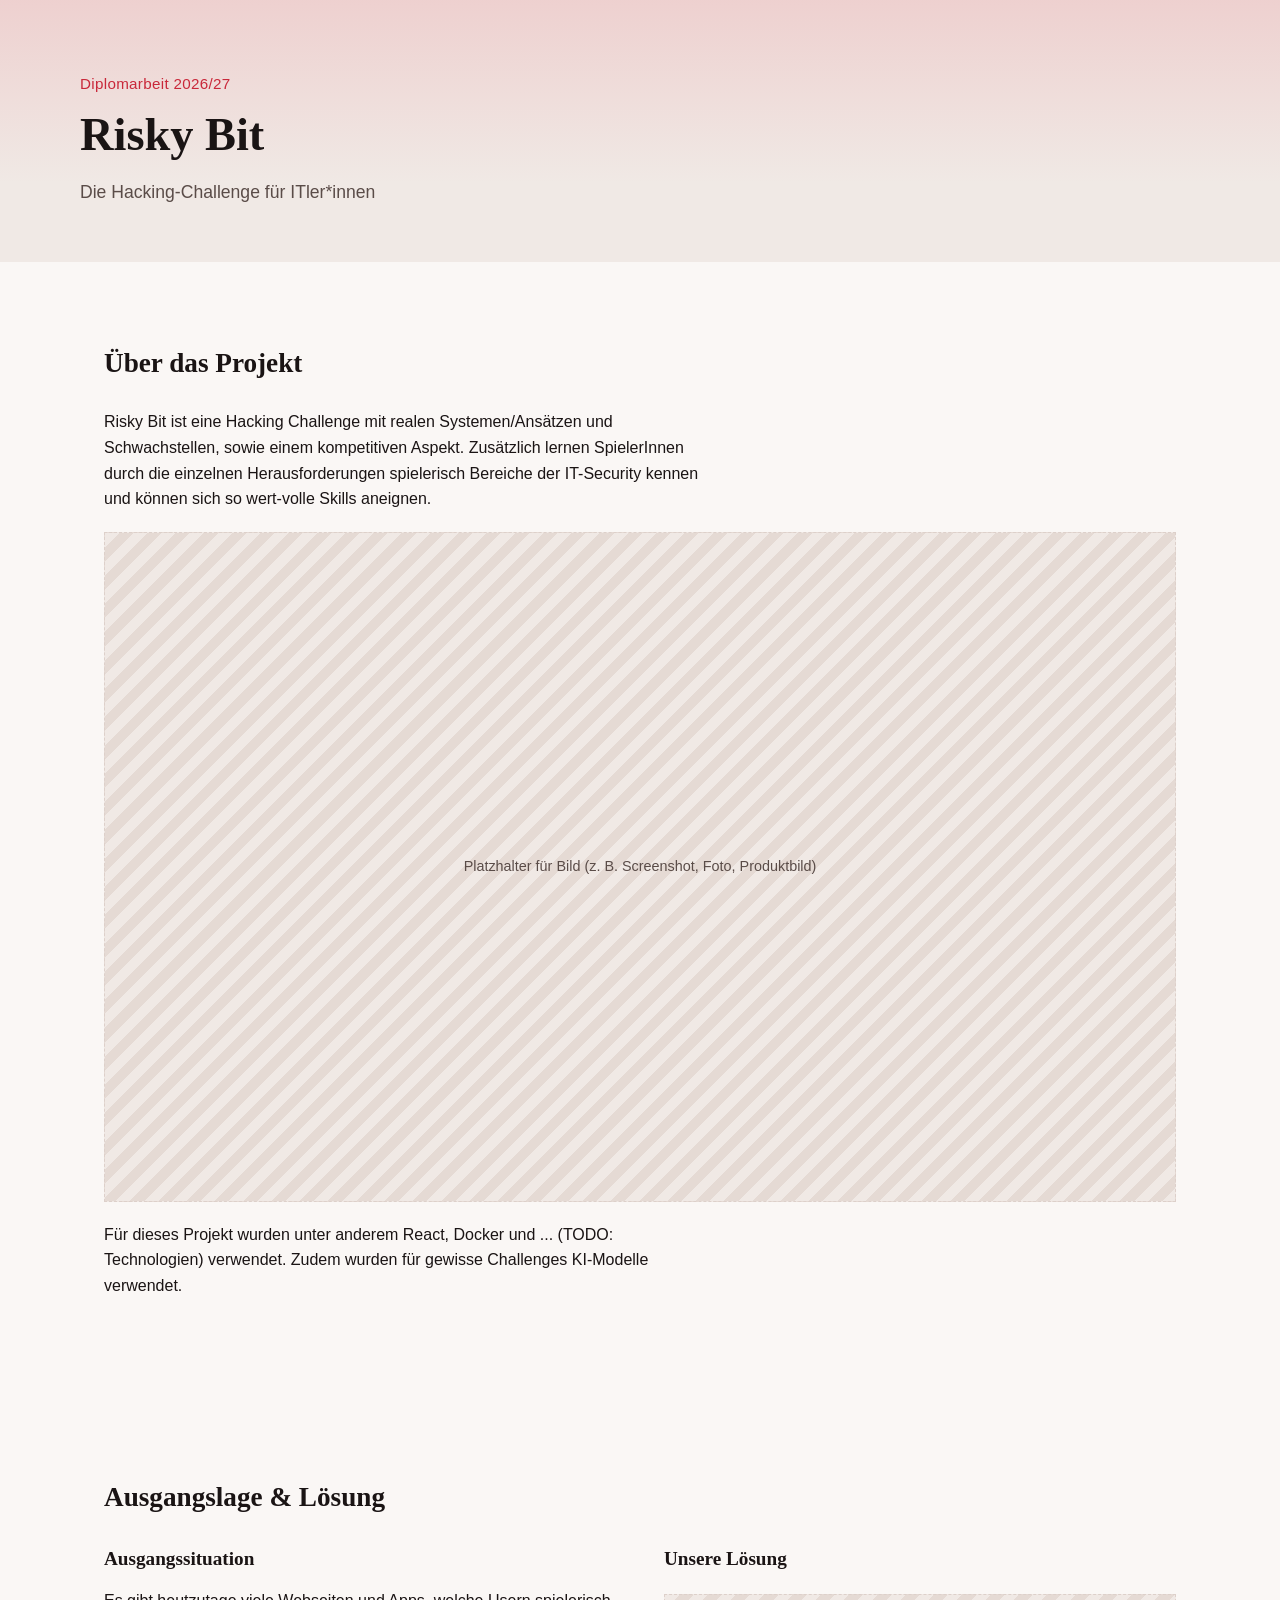
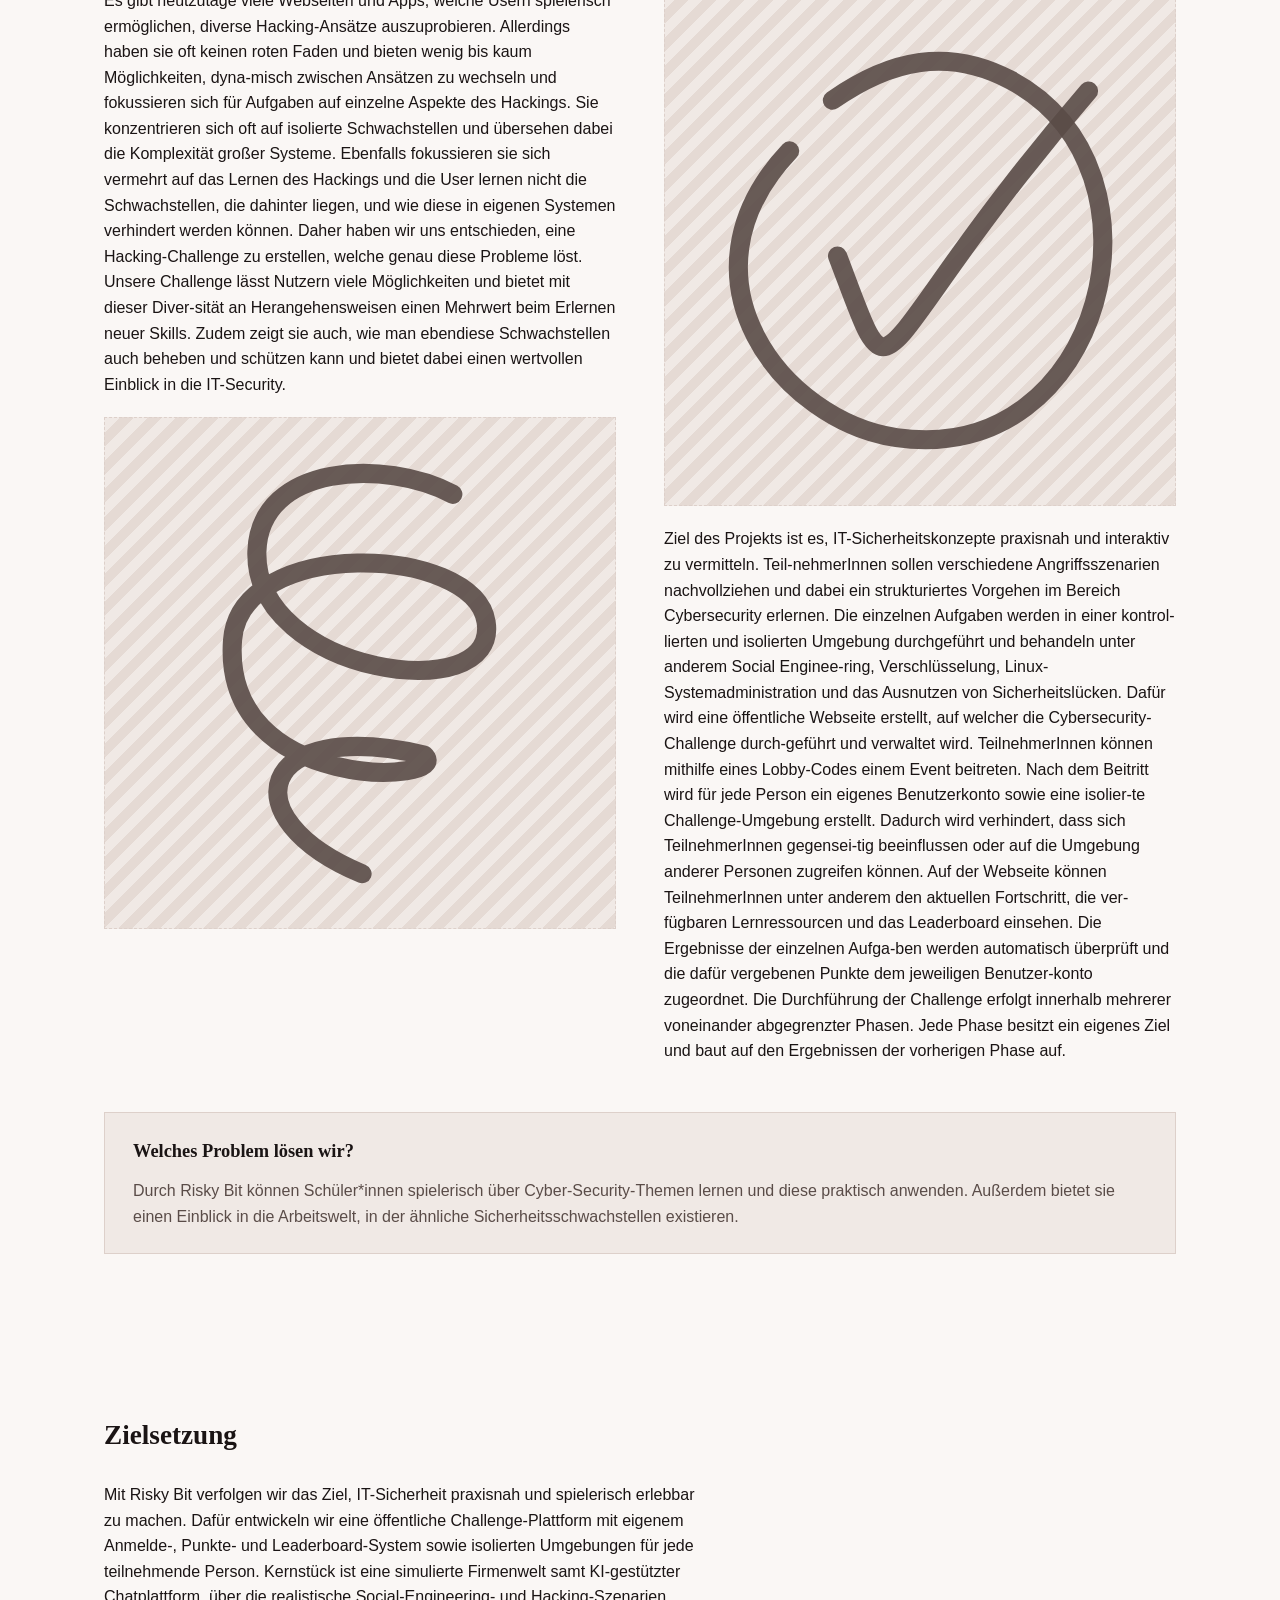
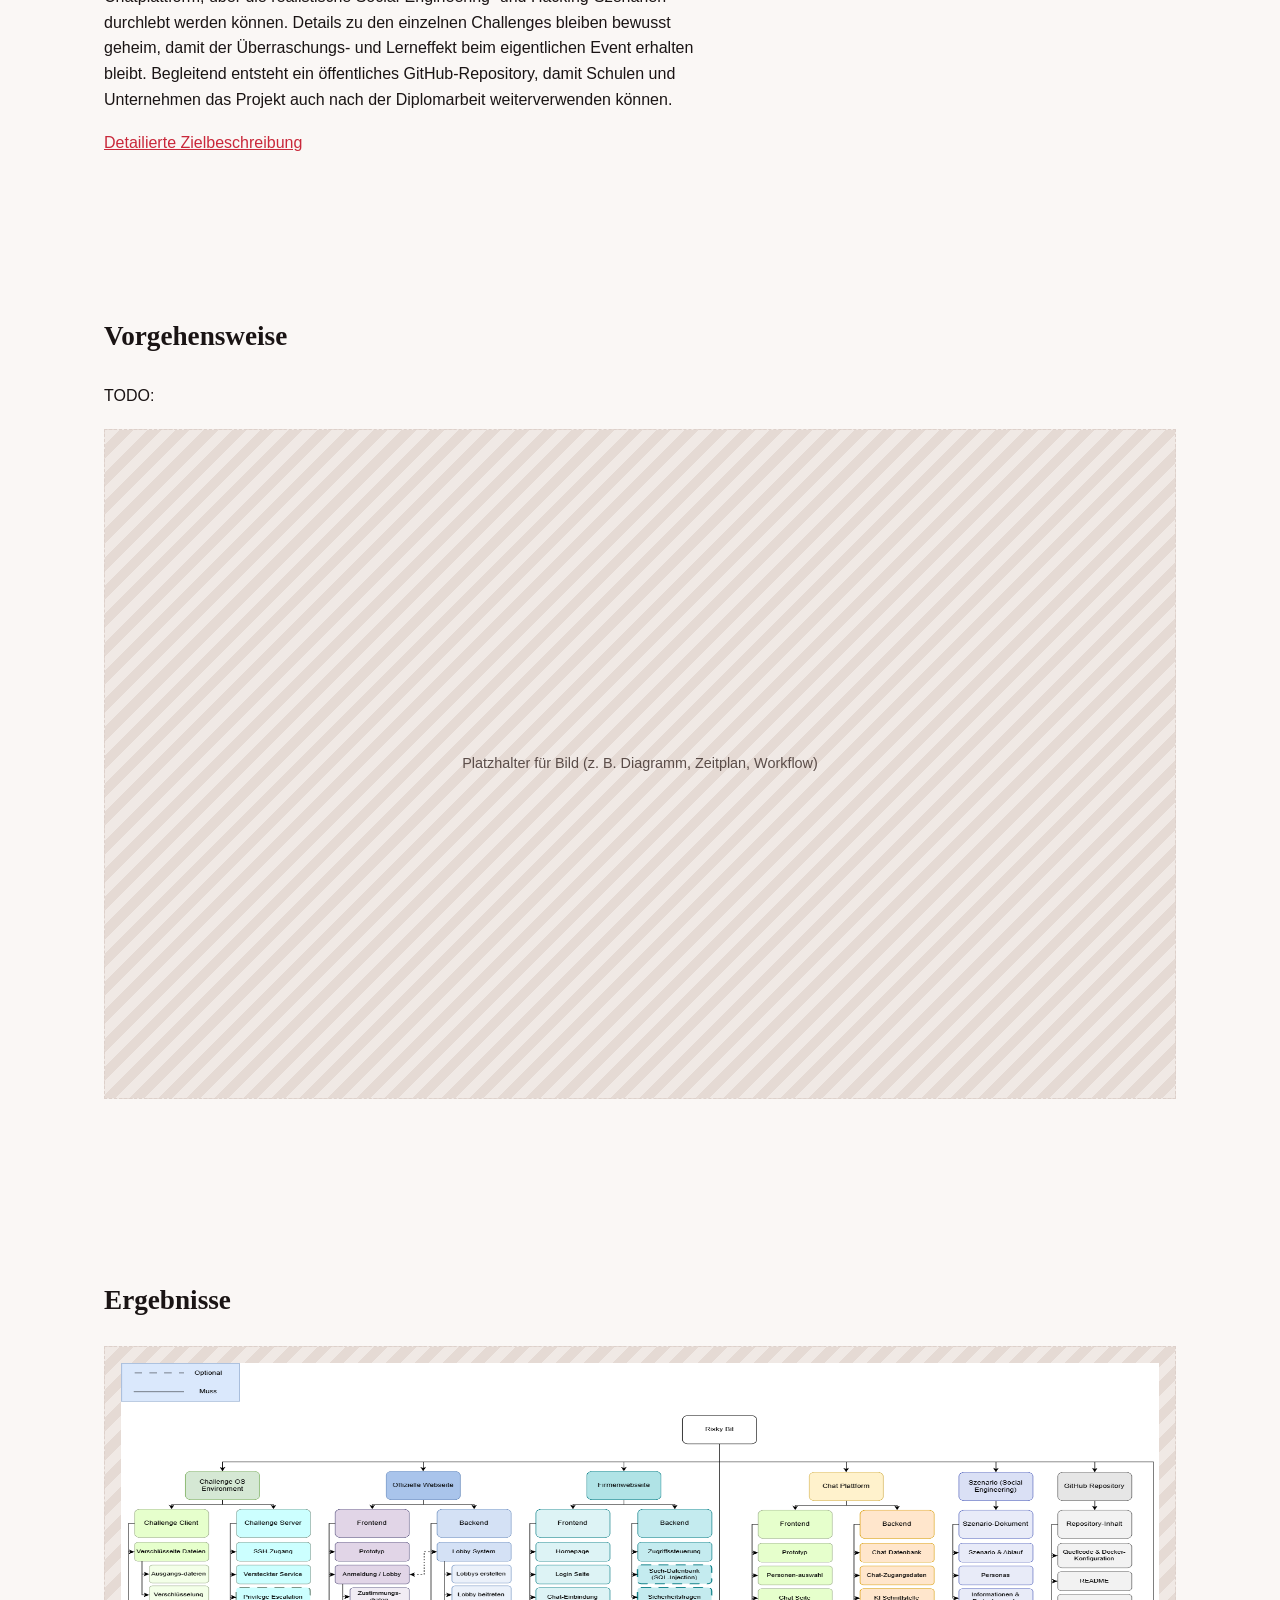
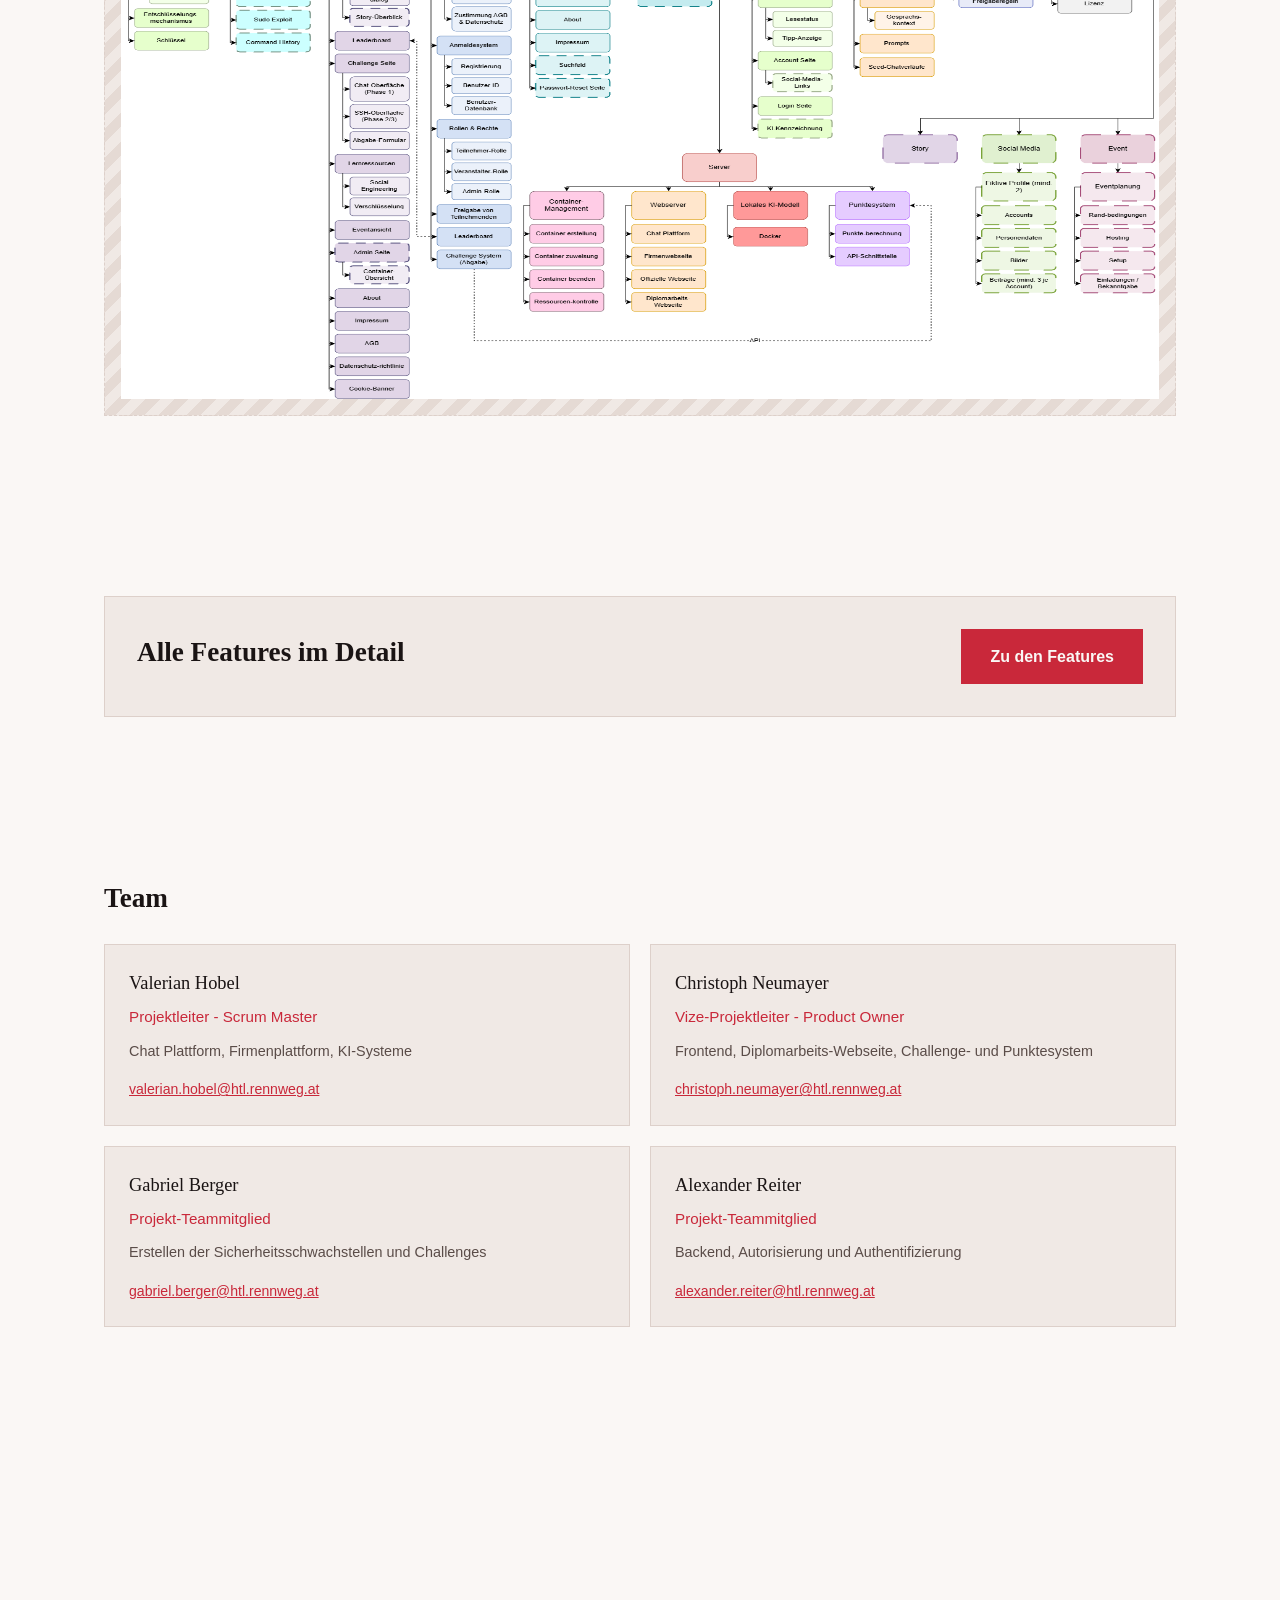
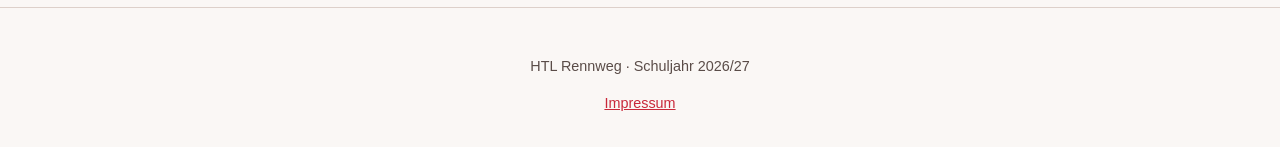
<file: index.html>
<!DOCTYPE html>
<html lang="de">

<head>
    <meta charset="UTF-8">
    <meta name="viewport" content="width=device-width, initial-scale=1.0">
    <title>Risky Bit</title>
    <link rel="stylesheet" href="style.css">
    <script defer src="script.js"></script>
</head>

<body>

<header class="site-header">
    <div class="header-inner">
        <p class="eyebrow">Diplomarbeit 2026/27</p>
        <h1>Risky Bit</h1>
        <p class="subtitle">Die Hacking-Challenge für ITler*innen</p>
    </div>
</header>

<main>

    <section class="project-intro" id="projekt">
        <h2>Über das Projekt</h2>
        <p>
            Risky Bit ist eine Hacking Challenge mit realen Systemen/Ansätzen und Schwachstellen, sowie einem
            kompetitiven Aspekt. Zusätzlich lernen SpielerInnen durch die einzelnen Herausforderungen spielerisch
            Bereiche der IT-Security kennen und können sich so wert-volle Skills aneignen.
        </p>

        <div class="image-placeholder">Platzhalter für Bild (z. B. Screenshot, Foto, Produktbild)</div>

        <p>
            Für dieses Projekt wurden unter anderem React, Docker und ... (TODO: Technologien) verwendet. Zudem wurden
            für gewisse Challenges KI-Modelle verwendet.
        </p>
    </section>

    <section class="content-section reveal" id="ausgangslage-loesung">
        <h2>Ausgangslage &amp; Lösung</h2>
        <div class="two-col">
            <div class="col">
                <h3>Ausgangssituation</h3>
                <p>
                    Es gibt heutzutage viele Webseiten und Apps, welche Usern spielerisch ermöglichen, diverse
                    Hacking-Ansätze auszuprobieren.
                    Allerdings haben sie oft keinen roten Faden und bieten wenig bis kaum Möglichkeiten, dyna-misch
                    zwischen Ansätzen zu wechseln und fokussieren sich für Aufgaben auf einzelne Aspekte des Hackings.
                    Sie konzentrieren sich oft auf isolierte Schwachstellen und übersehen dabei die Komplexität großer
                    Systeme.
                    Ebenfalls fokussieren sie sich vermehrt auf das Lernen des Hackings und die User lernen nicht die
                    Schwachstellen, die dahinter liegen, und wie diese in eigenen Systemen verhindert werden können.
                    Daher haben wir uns entschieden, eine Hacking-Challenge zu erstellen, welche genau diese Probleme
                    löst. Unsere Challenge lässt Nutzern viele Möglichkeiten und bietet mit dieser Diver-sität an
                    Herangehensweisen einen Mehrwert beim Erlernen neuer Skills.
                    Zudem zeigt sie auch, wie man ebendiese Schwachstellen auch beheben und schützen kann und bietet
                    dabei einen wertvollen Einblick in die IT-Security.
                </p>
                <div class="image-placeholder small">
                    <svg viewBox="0 0 400 400" fill="none" xmlns="http://www.w3.org/2000/svg">
                        <g id="SVGRepo_bgCarrier" stroke-width="0"></g>
                        <g id="SVGRepo_tracerCarrier" stroke-linecap="round" stroke-linejoin="round"></g>
                        <g id="SVGRepo_iconCarrier">
                            <path d="M277.702 50.4519C222.094 20.7745 116.075 24.2019 113.726 98.1247C110.451 200.868 317.543 230.713 305.494 157.106C294.89 92.422 99.7564 85.6745 93.3419 172.461C83.7202 302.587 280.593 292.146 253.613 268.615C113.726 236.393 90.1233 321.273 201.733 368"
                                  stroke="var(--text-muted)" stroke-opacity="0.9" stroke-width="16" stroke-linecap="round"
                                  stroke-linejoin="round"></path>
                        </g>
                    </svg>
                </div>
            </div>
            <div class="col">
                <h3>Unsere Lösung</h3>
                <div class="image-placeholder small">
                    <svg viewBox="0 0 400 400" fill="none" xmlns="http://www.w3.org/2000/svg">
                        <g id="SVGRepo_bgCarrier" stroke-width="0"></g>
                        <g id="SVGRepo_tracerCarrier" stroke-linecap="round" stroke-linejoin="round"></g>
                        <g id="SVGRepo_iconCarrier">
                            <path d="M341 67C148.339 290.671 183.5 343.046 131 205.023" stroke="var(--text-muted)"
                                  stroke-opacity="0.9" stroke-width="16" stroke-linecap="round"></path>
                            <path d="M126.678 74.6892C175.762 40.3656 223.672 30.3765 275.706 57.7602C415.664 131.409 354.622 382.384 180.329 356.983C85.4278 343.149 -9.51278 223.621 90.9151 117.034"
                                  stroke="var(--text-muted)" stroke-opacity="0.9" stroke-width="16"
                                  stroke-linecap="round"
                                  stroke-linejoin="round"></path>
                        </g>
                    </svg>
                </div>
                <p>
                    Ziel des Projekts ist es, IT-Sicherheitskonzepte praxisnah und interaktiv zu vermitteln.
                    Teil-nehmerInnen sollen verschiedene Angriffsszenarien nachvollziehen und dabei ein strukturiertes
                    Vorgehen im Bereich Cybersecurity erlernen. Die einzelnen Aufgaben werden in einer kontrol-lierten
                    und isolierten Umgebung durchgeführt und behandeln unter anderem Social Enginee-ring,
                    Verschlüsselung, Linux-Systemadministration und das Ausnutzen von Sicherheitslücken.

                    Dafür wird eine öffentliche Webseite erstellt, auf welcher die Cybersecurity-Challenge durch-geführt
                    und verwaltet wird. TeilnehmerInnen können mithilfe eines Lobby-Codes einem Event beitreten. Nach
                    dem Beitritt wird für jede Person ein eigenes Benutzerkonto sowie eine isolier-te Challenge-Umgebung
                    erstellt. Dadurch wird verhindert, dass sich TeilnehmerInnen gegensei-tig beeinflussen oder auf die
                    Umgebung anderer Personen zugreifen können.

                    Auf der Webseite können TeilnehmerInnen unter anderem den aktuellen Fortschritt, die ver-fügbaren
                    Lernressourcen und das Leaderboard einsehen. Die Ergebnisse der einzelnen Aufga-ben werden
                    automatisch überprüft und die dafür vergebenen Punkte dem jeweiligen Benutzer-konto zugeordnet.

                    Die Durchführung der Challenge erfolgt innerhalb mehrerer voneinander abgegrenzter Phasen. Jede
                    Phase besitzt ein eigenes Ziel und baut auf den Ergebnissen der vorherigen Phase auf.
                </p>
            </div>
        </div>

        <div class="problem-block">
            <h3>Welches Problem lösen wir?</h3>
            <p>
                Durch Risky Bit können Schüler*innen spielerisch über Cyber-Security-Themen lernen und diese praktisch
                anwenden. Außerdem bietet sie einen Einblick in die Arbeitswelt, in der
                ähnliche Sicherheitsschwachstellen existieren.
            </p>
        </div>
    </section>

    <section class="content-section reveal" id="zielsetzung">
        <h2>Zielsetzung</h2>
        <p>
            Mit Risky Bit verfolgen wir das Ziel, IT-Sicherheit praxisnah und spielerisch erlebbar zu machen. Dafür
            entwickeln wir eine öffentliche Challenge-Plattform mit eigenem Anmelde-, Punkte- und Leaderboard-System
            sowie isolierten Umgebungen für jede teilnehmende Person. Kernstück ist eine simulierte Firmenwelt samt
            KI-gestützter Chatplattform, über die realistische Social-Engineering- und Hacking-Szenarien durchlebt
            werden können. Details zu den einzelnen Challenges bleiben bewusst geheim, damit der Überraschungs- und
            Lerneffekt beim eigentlichen Event erhalten bleibt. Begleitend entsteht ein öffentliches GitHub-Repository,
            damit Schulen und Unternehmen das Projekt auch nach der Diplomarbeit weiterverwenden können.
        </p>
        <a href="Ziele.html">
            Detailierte Zielbeschreibung
        </a>
    </section>

    <section class="content-section reveal" id="vorgehen">
        <h2>Vorgehensweise</h2>
        <p>
            TODO:
        </p>
        <div class="image-placeholder">Platzhalter für Bild (z. B. Diagramm, Zeitplan, Workflow)</div>
    </section>

    <section class="content-section reveal" id="ergebnisse">
        <h2>Ergebnisse</h2>
        <img src="images/RiskyBit_OSP.png" onclick="fullScreen(this)" class="image-placeholder"
             alt="OSP für das Diplom Projekt Risky Bit">
    </section>

    <section class="content-section reveal" id="features-cta">
        <div class="cta-section">
            <div class="cta-text">
                <h2>Alle Features im Detail</h2>
            </div>
            <a class="button" href="features.html">Zu den Features</a>
        </div>
    </section>

    <section class="team reveal" id="team">
        <h2>Team</h2>
        <ul class="team-grid">
            <li class="team-member">
                <p class="member-name">Valerian Hobel</p>
                <p class="member-role">Projektleiter - Scrum Master</p>
                <p class="member-area">Chat Plattform, Firmenplattform, KI-Systeme</p>
                <a class="member-email" href="mailto:valerian.hobel@htl.rennweg.at">valerian.hobel@htl.rennweg.at</a>
            </li>
            <li class="team-member">
                <p class="member-name">Christoph Neumayer</p>
                <p class="member-role">Vize-Projektleiter - Product Owner</p>
                <p class="member-area">Frontend, Diplomarbeits-Webseite, Challenge- und Punktesystem</p>
                <a class="member-email" href="mailto:christoph.neumayer@htl.rennweg.at">christoph.neumayer@htl.rennweg.at</a>
            </li>
            <li class="team-member">
                <p class="member-name">Gabriel Berger</p>
                <p class="member-role">Projekt-Teammitglied</p>
                <p class="member-area">Erstellen der Sicherheitsschwachstellen und Challenges</p>
                <a class="member-email" href="mailto:gabriel.berger@htl.rennweg.at">gabriel.berger@htl.rennweg.at</a>
            </li>
            <li class="team-member">
                <p class="member-name">Alexander Reiter</p>
                <p class="member-role">Projekt-Teammitglied</p>
                <p class="member-area">Backend, Autorisierung und Authentifizierung</p>
                <a class="member-email"
                   href="mailto:alexander.reiter@htl.rennweg.at">alexander.reiter@htl.rennweg.at</a>
            </li>
        </ul>
    </section>

</main>

<footer class="site-footer">
    <p>HTL Rennweg &middot; Schuljahr 2026/27</p>
    <a href="impressum.html">Impressum</a>
</footer>

</body>

</html>
</file>
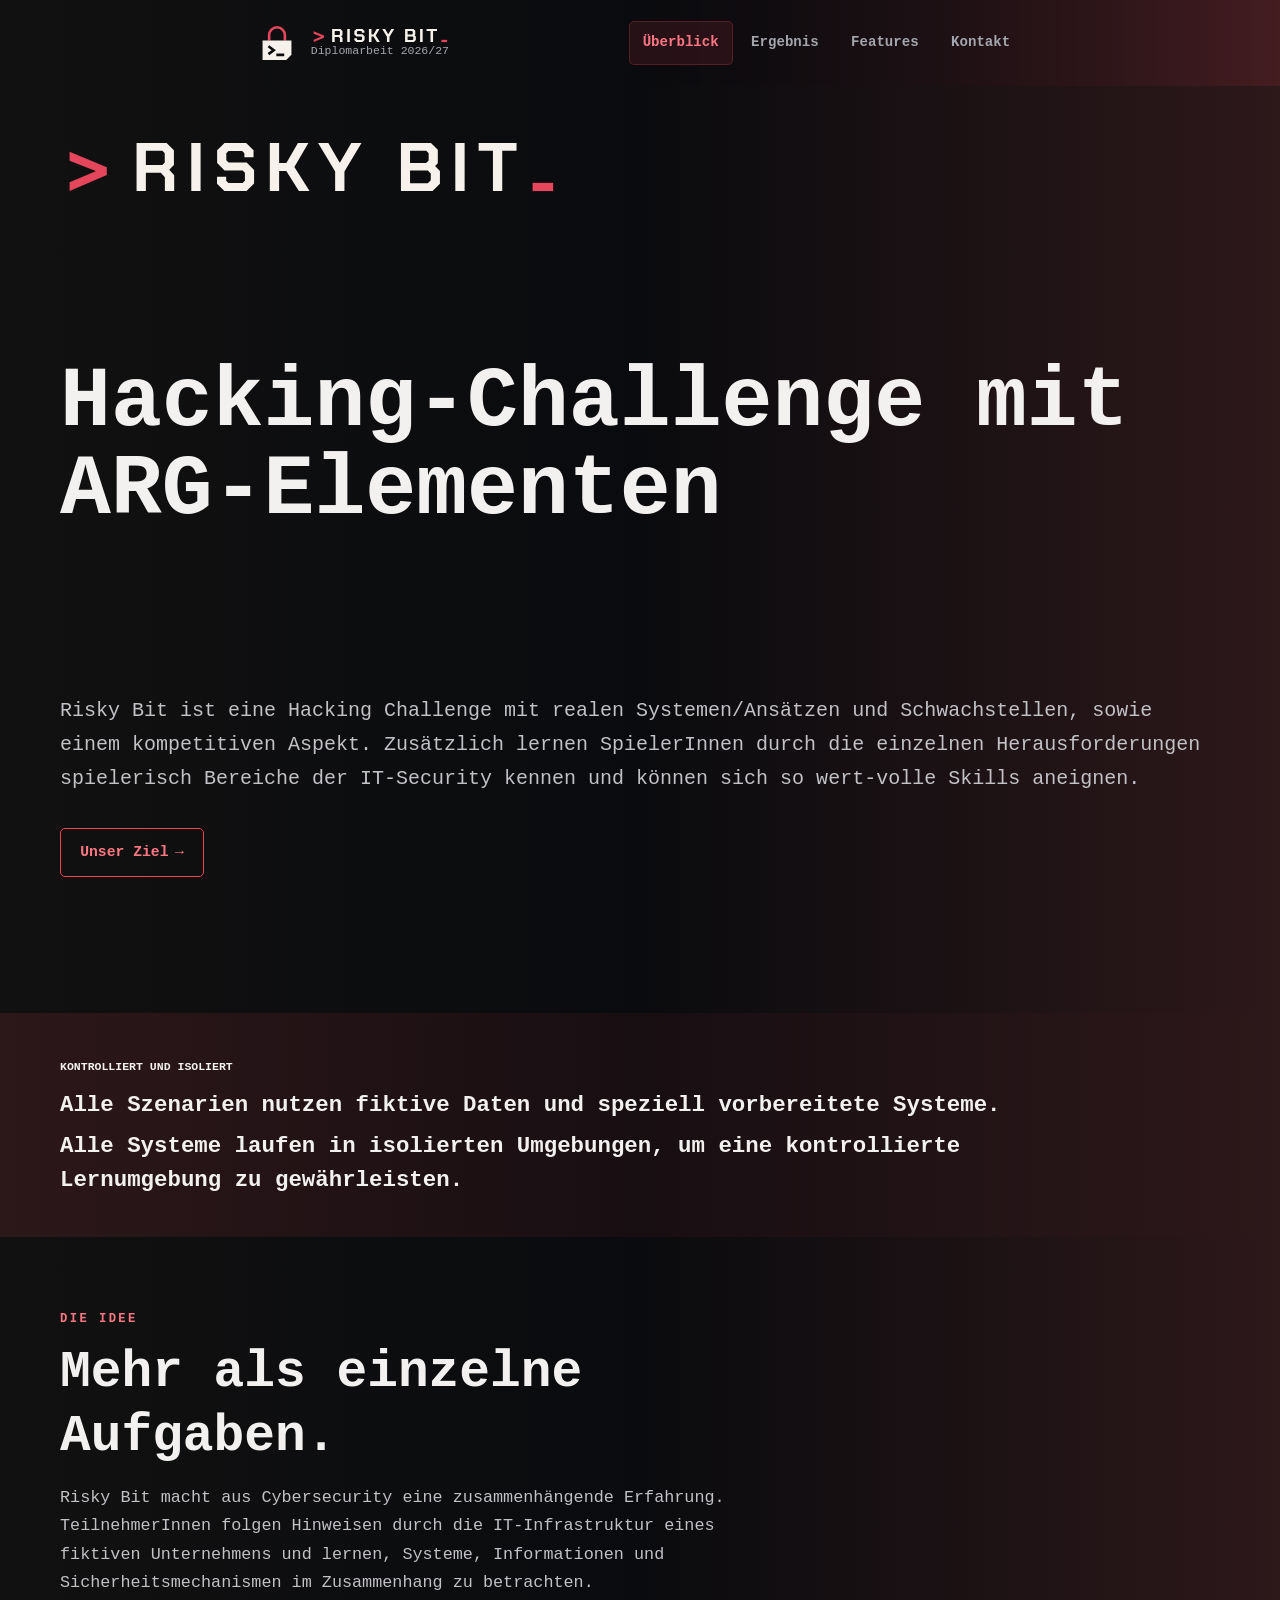
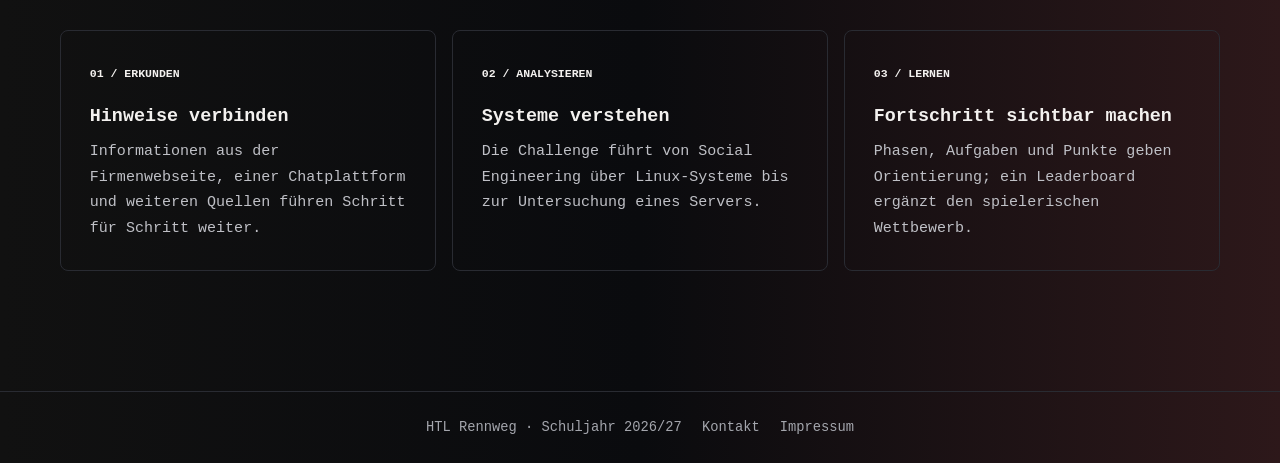
<file: UPDATED da-website/index.html>
<!DOCTYPE html>
<html lang="de">

<head>
    <meta charset="UTF-8">
    <meta name="viewport" content="width=device-width, initial-scale=1.0">
    <title>Risky Bit - Diplomarbeit 2026/27</title>
    <link rel="stylesheet" href="style.css">
    <script src="./components.js" defer></script>
</head>

<body>
    <header class="site-header">
        <custom-header activeSite="home"></custom-header>
        <div class="hero-inner home">
            <div class="logo-container">
                <img class="logo" src="RBit_Text_Prompt dark.svg" alt="Risky Bit Logo">
            </div>
            <h1>Hacking-Challenge mit ARG-Elementen</h1>
            <p class="subtitle">Risky Bit ist eine Hacking Challenge mit realen Systemen/Ansätzen und Schwachstellen,
                sowie einem kompetitiven Aspekt. Zusätzlich lernen SpielerInnen durch die einzelnen Herausforderungen
                spielerisch Bereiche der IT-Security kennen und können sich so wert-volle Skills aneignen.</p>
            <div class="hero-actions">
                <a class="button" href="ergebnis.html">Unser Ziel<span aria-hidden="true">→</span></a>
            </div>
        </div>
    </header>

    <main>
        <section class="product-band" aria-label="Sicherheitsrahmen">
            <div class="band-content">
                <span class="band-label">Kontrolliert und isoliert</span>
                <p>Alle Szenarien nutzen fiktive Daten und speziell vorbereitete Systeme.</p>
                <p>Alle Systeme laufen in isolierten Umgebungen, um eine kontrollierte Lernumgebung zu gewährleisten.
                </p>
            </div>
        </section>

        <section class="landing-section" id="projekt">
            <div class="section-heading">
                <p class="eyebrow">Die Idee</p>
                <h2>Mehr als einzelne Aufgaben.</h2>
                <p>Risky Bit macht aus Cybersecurity eine zusammenhängende Erfahrung. TeilnehmerInnen folgen Hinweisen
                    durch die IT-Infrastruktur eines fiktiven Unternehmens und lernen, Systeme, Informationen und
                    Sicherheitsmechanismen im Zusammenhang zu betrachten.</p>
            </div>
            <div class="value-grid">
                <article class="value-card">
                    <span class="value-index">01 / ERKUNDEN</span>
                    <h3>Hinweise verbinden</h3>
                    <p>Informationen aus der Firmenwebseite, einer Chatplattform und weiteren Quellen führen Schritt für
                        Schritt weiter.</p>
                </article>
                <article class="value-card">
                    <span class="value-index">02 / ANALYSIEREN</span>
                    <h3>Systeme verstehen</h3>
                    <p>Die Challenge führt von Social Engineering über Linux-Systeme bis zur Untersuchung eines Servers.
                    </p>
                </article>
                <article class="value-card">
                    <span class="value-index">03 / LERNEN</span>
                    <h3>Fortschritt sichtbar machen</h3>
                    <p>Phasen, Aufgaben und Punkte geben Orientierung; ein Leaderboard ergänzt den spielerischen
                        Wettbewerb.</p>
                </article>
            </div>
        </section>
    </main>

    <footer class="site-footer">
        <p>HTL Rennweg &middot; Schuljahr 2026/27</p>
        <a href="kontakt.html">Kontakt</a>
        <a href="impressum.html">Impressum</a>
    </footer>

</body>

</html>
</file>
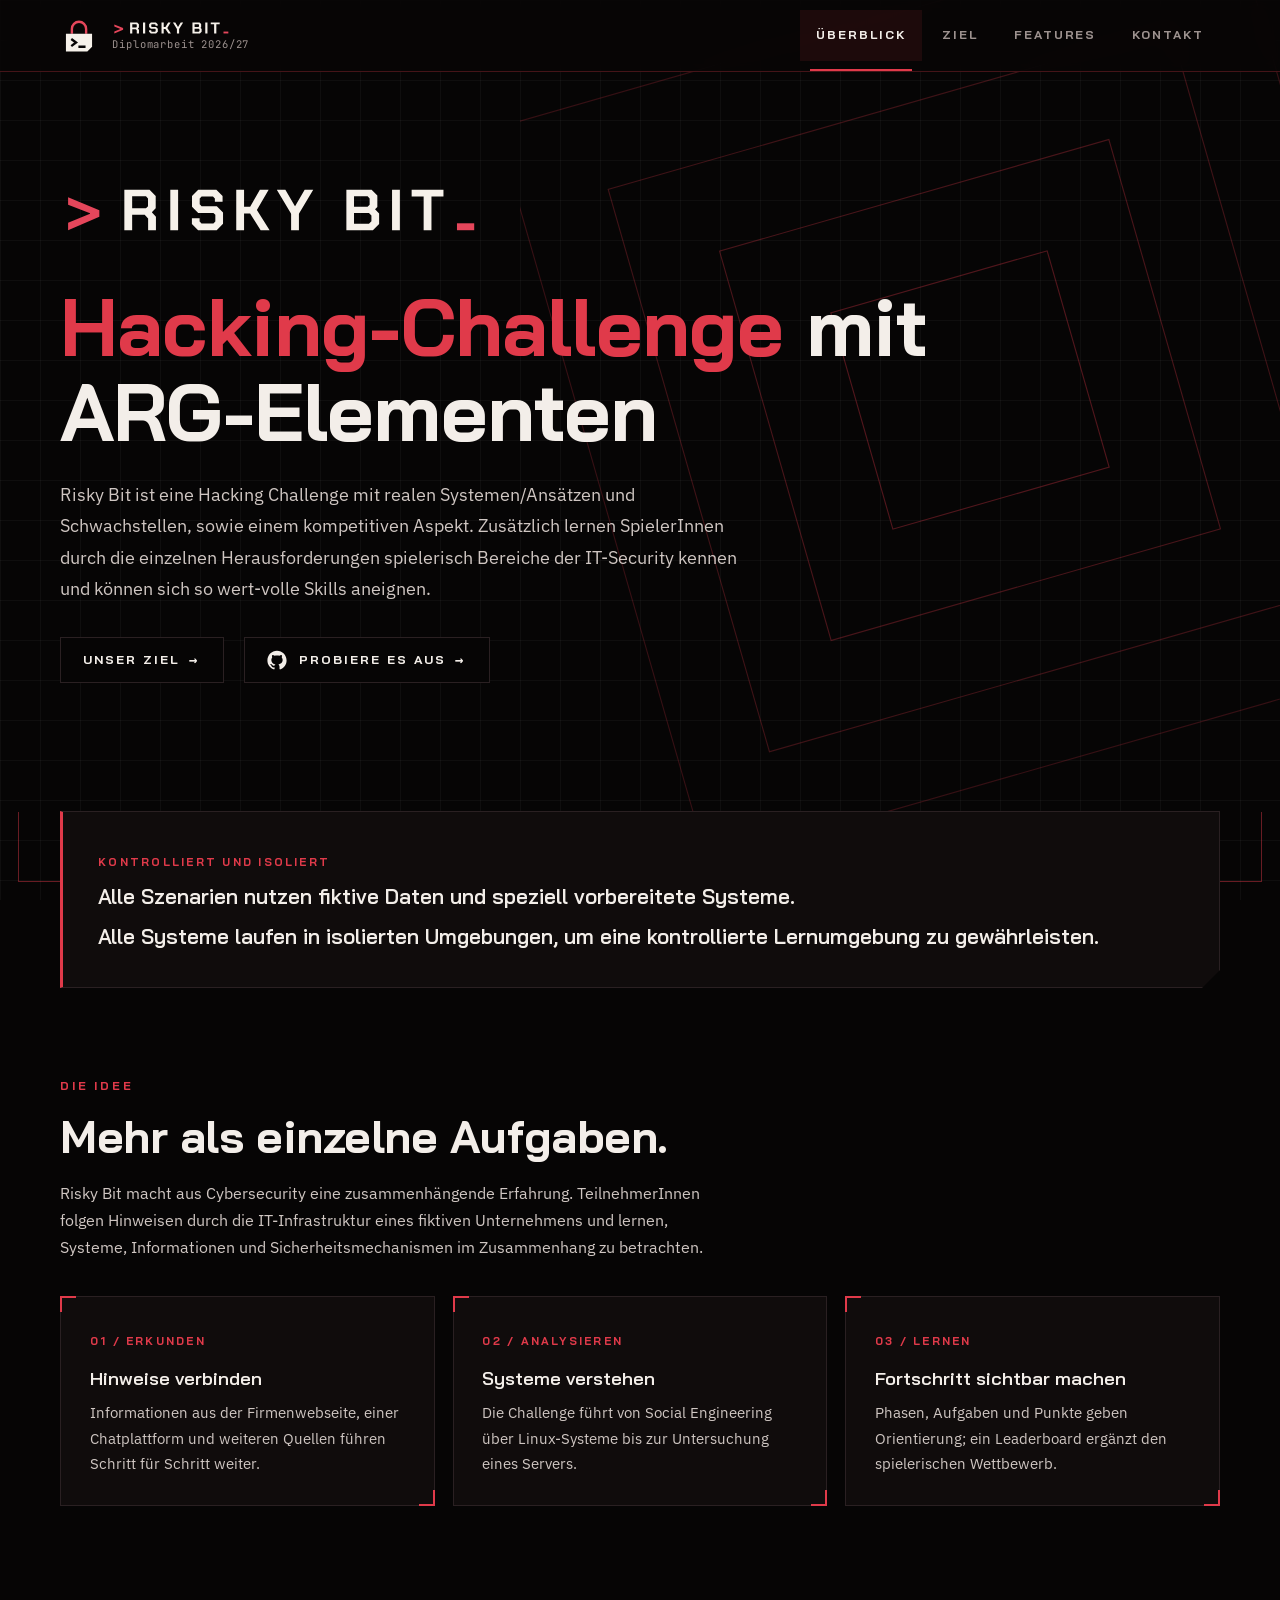
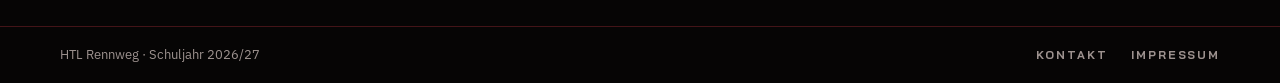
<file: da-website-restyled/UPDATED da-website/index.html>
<!DOCTYPE html>
<html lang="de">

<head>
    <meta charset="UTF-8">
    <meta name="viewport" content="width=device-width, initial-scale=1.0">
    <title>Risky Bit - Diplomarbeit 2026/27</title>
    <link rel="stylesheet" href="style.css">
    <script src="./components.js" defer></script>
</head>

<body>
    <header class="site-header">
        <custom-header activeSite="home"></custom-header>
        <div class="hero-inner home">
            <div class="logo-container">
                <img class="logo" src="RBit_Text_Prompt dark.svg" alt="Risky Bit Logo">
            </div>
            <h1><span class="accent">Hacking-Challenge</span> mit ARG-Elementen</h1>
            <p class="subtitle">Risky Bit ist eine Hacking Challenge mit realen Systemen/Ansätzen und Schwachstellen,
                sowie einem kompetitiven Aspekt. Zusätzlich lernen SpielerInnen durch die einzelnen Herausforderungen
                spielerisch Bereiche der IT-Security kennen und können sich so wert-volle Skills aneignen.</p>
            <div class="hero-actions">
                <a class="button" href="ergebnis.html">Unser Ziel<span aria-hidden="true">→</span></a>
                <a class="button" href="https://github.com/DA-risky-bit/riskybit">
                    <svg
                        aria-hidden="true" focusable="false" class="github-icon" viewBox="0 0 24 24"
                        width="20" height="20" fill="currentColor">
                        <path
                            d="M10.226 17.284c-2.965-.36-5.054-2.493-5.054-5.256 0-1.123.404-2.336 1.078-3.144-.292-.741-.247-2.314.09-2.965.898-.112 2.111.36 2.83 1.01.853-.269 1.752-.404 2.853-.404 1.1 0 1.999.135 2.807.382.696-.629 1.932-1.1 2.83-.988.315.606.36 2.179.067 2.942.72.854 1.101 2 1.101 3.167 0 2.763-2.089 4.852-5.098 5.234.763.494 1.28 1.572 1.28 2.807v2.336c0 .674.561 1.056 1.235.786 4.066-1.55 7.255-5.615 7.255-10.646C23.5 6.188 18.334 1 11.978 1 5.62 1 .5 6.188.5 12.545c0 4.986 3.167 9.12 7.435 10.669.606.225 1.19-.18 1.19-.786V20.63a2.9 2.9 0 0 1-1.078.224c-1.483 0-2.359-.808-2.987-2.313-.247-.607-.517-.966-1.034-1.033-.27-.023-.359-.135-.359-.27 0-.27.45-.471.898-.471.652 0 1.213.404 1.797 1.235.45.651.921.943 1.483.943.561 0 .92-.202 1.437-.719.382-.381.674-.718.944-.943">
                        </path>
                    </svg>
                    Probiere es aus<span aria-hidden="true">→</span></a>
            </div>
        </div>
    </header>

    <main>
        <section class="product-band" aria-label="Sicherheitsrahmen">
            <div class="band-content">
                <span class="band-label">Kontrolliert und isoliert</span>
                <p>Alle Szenarien nutzen fiktive Daten und speziell vorbereitete Systeme.</p>
                <p>Alle Systeme laufen in isolierten Umgebungen, um eine kontrollierte Lernumgebung zu gewährleisten.
                </p>
            </div>
        </section>

        <section class="landing-section" id="projekt">
            <div class="section-heading">
                <p class="eyebrow">Die Idee</p>
                <h2>Mehr als einzelne Aufgaben.</h2>
                <p>Risky Bit macht aus Cybersecurity eine zusammenhängende Erfahrung. TeilnehmerInnen folgen Hinweisen
                    durch die IT-Infrastruktur eines fiktiven Unternehmens und lernen, Systeme, Informationen und
                    Sicherheitsmechanismen im Zusammenhang zu betrachten.</p>
            </div>
            <div class="value-grid">
                <article class="value-card">
                    <span class="value-index">01 / ERKUNDEN</span>
                    <h3>Hinweise verbinden</h3>
                    <p>Informationen aus der Firmenwebseite, einer Chatplattform und weiteren Quellen führen Schritt für
                        Schritt weiter.</p>
                </article>
                <article class="value-card">
                    <span class="value-index">02 / ANALYSIEREN</span>
                    <h3>Systeme verstehen</h3>
                    <p>Die Challenge führt von Social Engineering über Linux-Systeme bis zur Untersuchung eines Servers.
                    </p>
                </article>
                <article class="value-card">
                    <span class="value-index">03 / LERNEN</span>
                    <h3>Fortschritt sichtbar machen</h3>
                    <p>Phasen, Aufgaben und Punkte geben Orientierung; ein Leaderboard ergänzt den spielerischen
                        Wettbewerb.</p>
                </article>
            </div>
        </section>
    </main>

    <footer class="site-footer">
        <p>HTL Rennweg &middot; Schuljahr 2026/27</p>
        <a href="kontakt.html">Kontakt</a>
        <a href="impressum.html">Impressum</a>
    </footer>

</body>

</html>
</file>
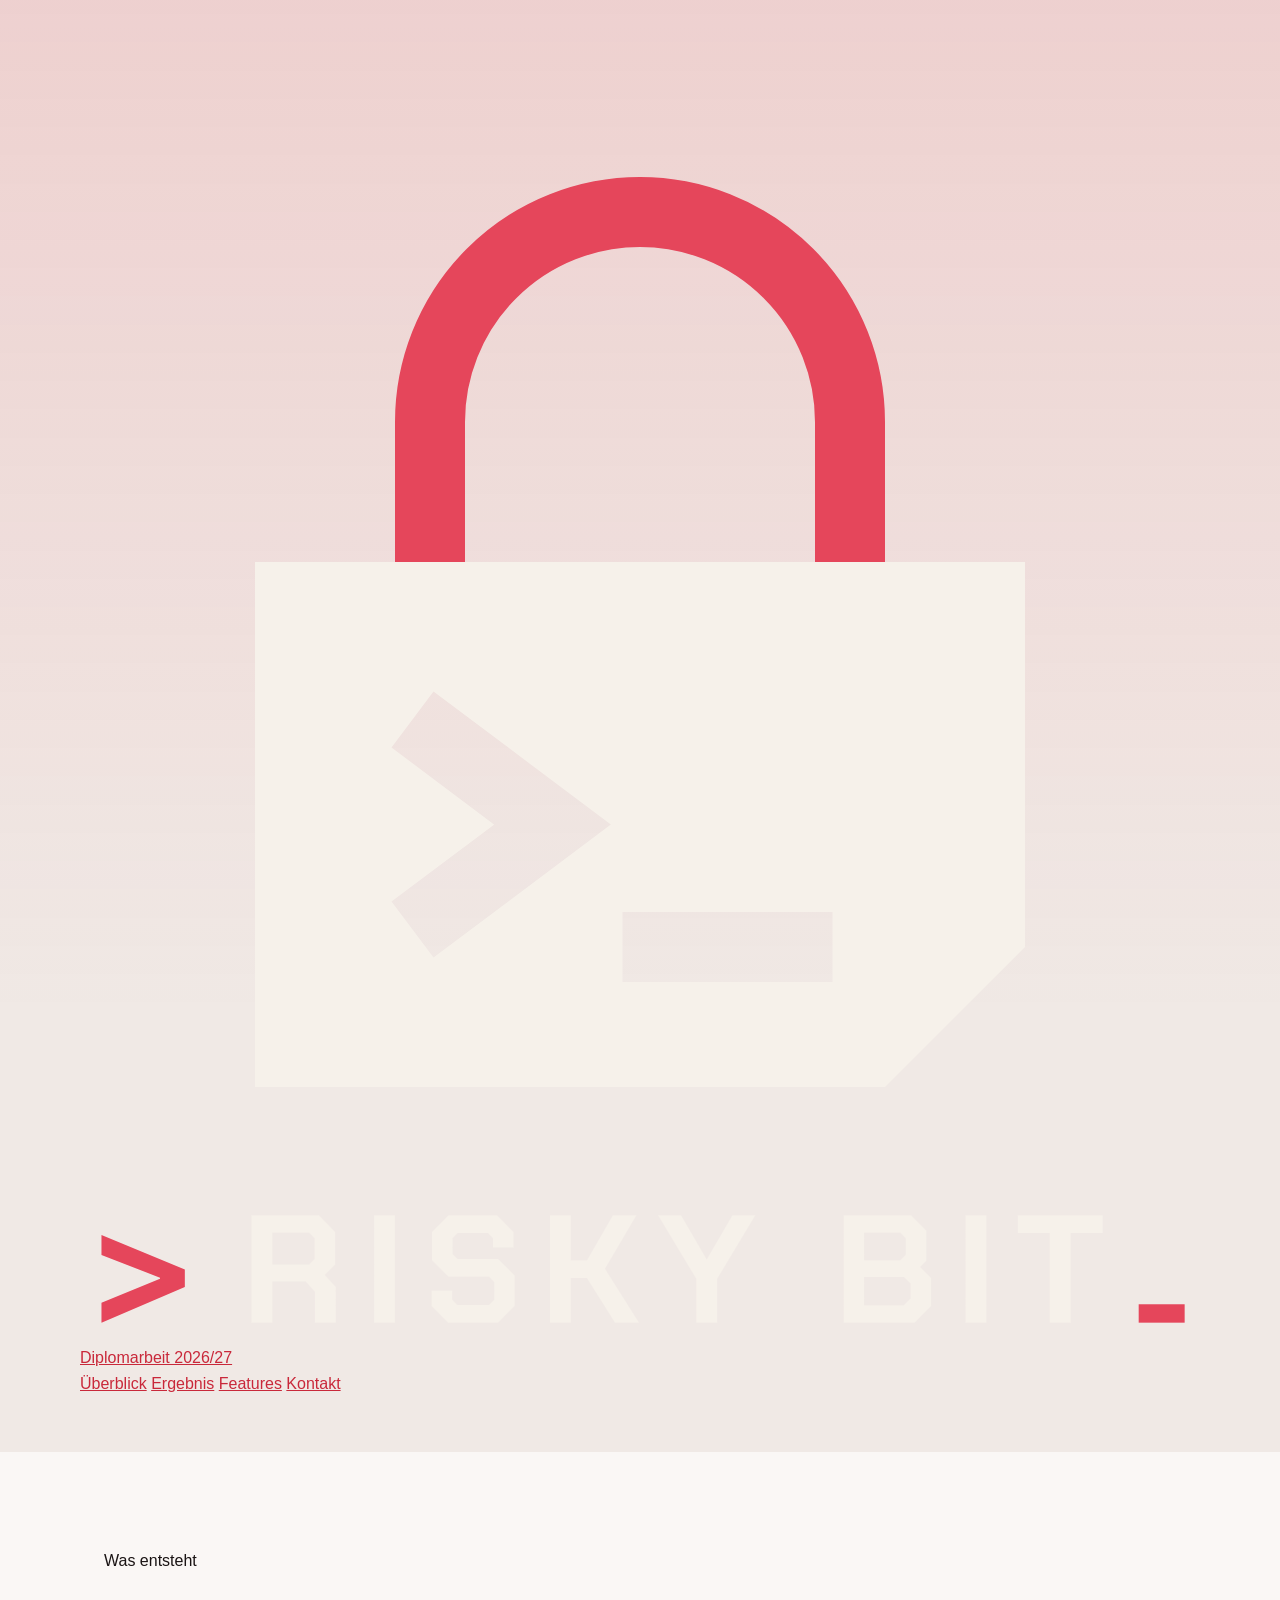
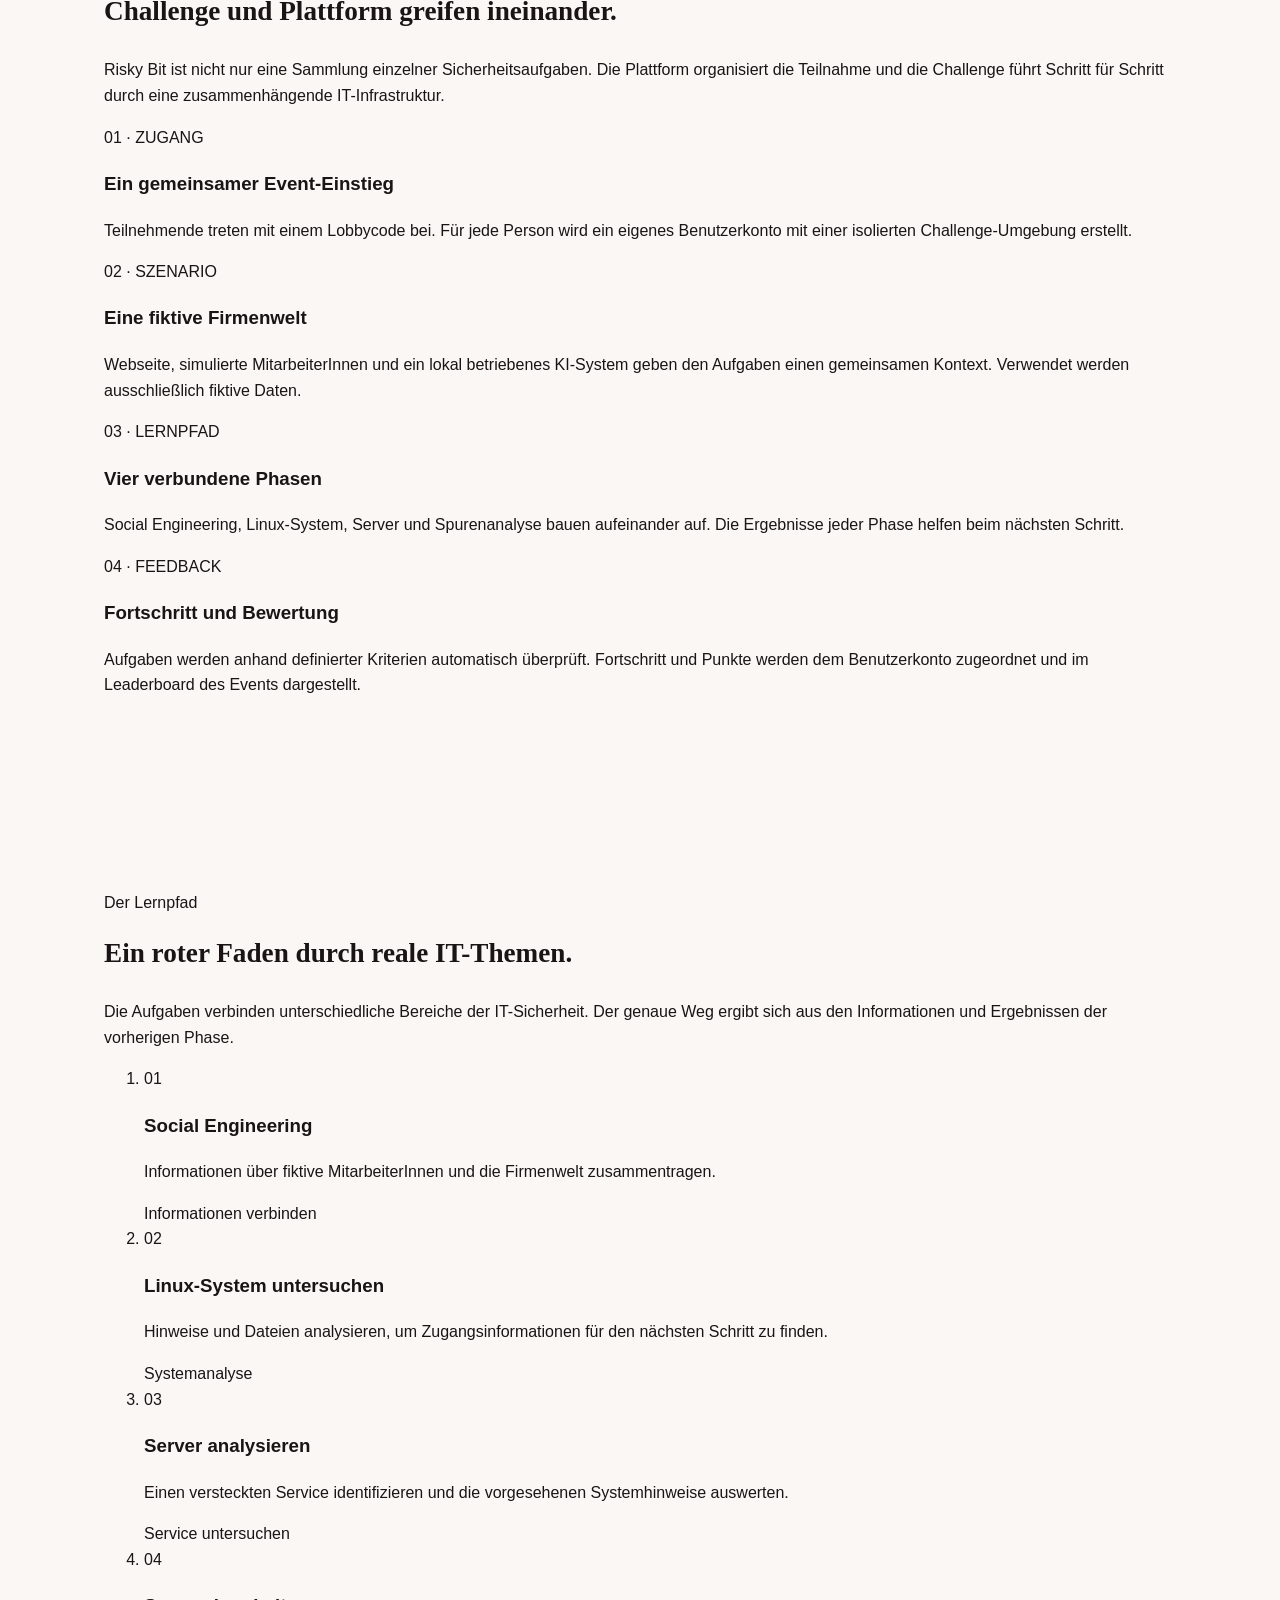
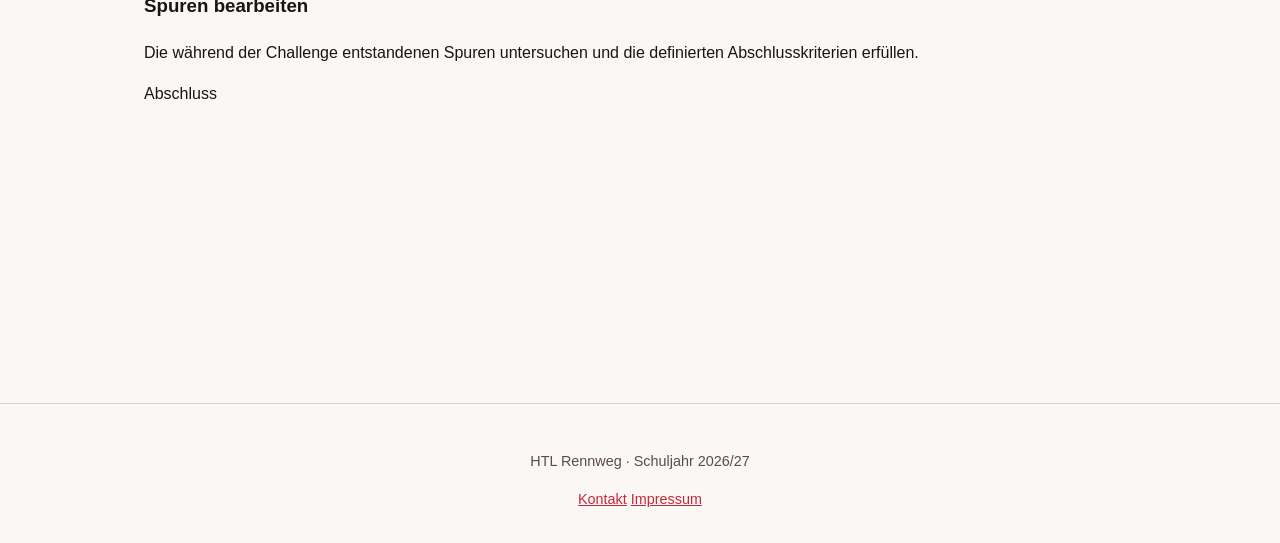
<file: ergebnis.html>
<!DOCTYPE html>
<html lang="de">

<head>
    <meta charset="UTF-8">
    <meta name="viewport" content="width=device-width, initial-scale=1.0">
    <title>Das Ergebnis &ndash; Risky Bit</title>
    <link rel="stylesheet" href="style.css">
    <script src="./components.js" defer></script>
</head>

<body>

    <header class="site-header">
        <custom-header  activeSite="result"></custom-header>
    </header>

    <main>
        <section class="landing-section">
            <div class="section-heading">
                <p class="eyebrow">Was entsteht</p>
                <h2>Challenge und Plattform greifen ineinander.</h2>
                <p>Risky Bit ist nicht nur eine Sammlung einzelner Sicherheitsaufgaben. Die Plattform organisiert die
                    Teilnahme und die Challenge führt Schritt für Schritt durch eine zusammenhängende IT-Infrastruktur.
                </p>
            </div>
            <div class="result-grid">
                <article class="result-card">
                    <span class="result-kicker">01 · ZUGANG</span>
                    <h3>Ein gemeinsamer Event-Einstieg</h3>
                    <p>Teilnehmende treten mit einem Lobbycode bei. Für jede Person wird ein eigenes Benutzerkonto mit
                        einer isolierten Challenge-Umgebung erstellt.</p>
                </article>
                <article class="result-card">
                    <span class="result-kicker">02 · SZENARIO</span>
                    <h3>Eine fiktive Firmenwelt</h3>
                    <p>Webseite, simulierte MitarbeiterInnen und ein lokal betriebenes KI-System geben den Aufgaben
                        einen gemeinsamen Kontext. Verwendet werden ausschließlich fiktive Daten.</p>
                </article>
                <article class="result-card">
                    <span class="result-kicker">03 · LERNPFAD</span>
                    <h3>Vier verbundene Phasen</h3>
                    <p>Social Engineering, Linux-System, Server und Spurenanalyse bauen aufeinander auf. Die Ergebnisse
                        jeder Phase helfen beim nächsten Schritt.</p>
                </article>
                <article class="result-card">
                    <span class="result-kicker">04 · FEEDBACK</span>
                    <h3>Fortschritt und Bewertung</h3>
                    <p>Aufgaben werden anhand definierter Kriterien automatisch überprüft. Fortschritt und Punkte werden
                        dem Benutzerkonto zugeordnet und im Leaderboard des Events dargestellt.</p>
                </article>
            </div>
        </section>

        <section class="landing-section">
            <div class="section-heading">
                <p class="eyebrow">Der Lernpfad</p>
                <h2>Ein roter Faden durch reale IT-Themen.</h2>
                <p>Die Aufgaben verbinden unterschiedliche Bereiche der IT-Sicherheit. Der genaue Weg ergibt sich aus
                    den Informationen und Ergebnissen der vorherigen Phase.</p>
            </div>
            <ol class="journey-list">
                <li class="journey-step">
                    <span class="journey-number">01</span>
                    <div>
                        <h3>Social Engineering</h3>
                        <p>Informationen über fiktive MitarbeiterInnen und die Firmenwelt zusammentragen.</p>
                    </div>
                    <span class="journey-tag">Informationen verbinden</span>
                </li>
                <li class="journey-step">
                    <span class="journey-number">02</span>
                    <div>
                        <h3>Linux-System untersuchen</h3>
                        <p>Hinweise und Dateien analysieren, um Zugangsinformationen für den nächsten Schritt zu finden.
                        </p>
                    </div>
                    <span class="journey-tag">Systemanalyse</span>
                </li>
                <li class="journey-step">
                    <span class="journey-number">03</span>
                    <div>
                        <h3>Server analysieren</h3>
                        <p>Einen versteckten Service identifizieren und die vorgesehenen Systemhinweise auswerten.</p>
                    </div>
                    <span class="journey-tag">Service untersuchen</span>
                </li>
                <li class="journey-step">
                    <span class="journey-number">04</span>
                    <div>
                        <h3>Spuren bearbeiten</h3>
                        <p>Die während der Challenge entstandenen Spuren untersuchen und die definierten
                            Abschlusskriterien erfüllen.</p>
                    </div>
                    <span class="journey-tag">Abschluss</span>
                </li>
            </ol>
        </section>
    </main>

    <footer class="site-footer">
        <p>HTL Rennweg &middot; Schuljahr 2026/27</p>
        <a href="kontakt.html">Kontakt</a>
        <a href="impressum.html">Impressum</a>
    </footer>

</body>

</html>
</file>
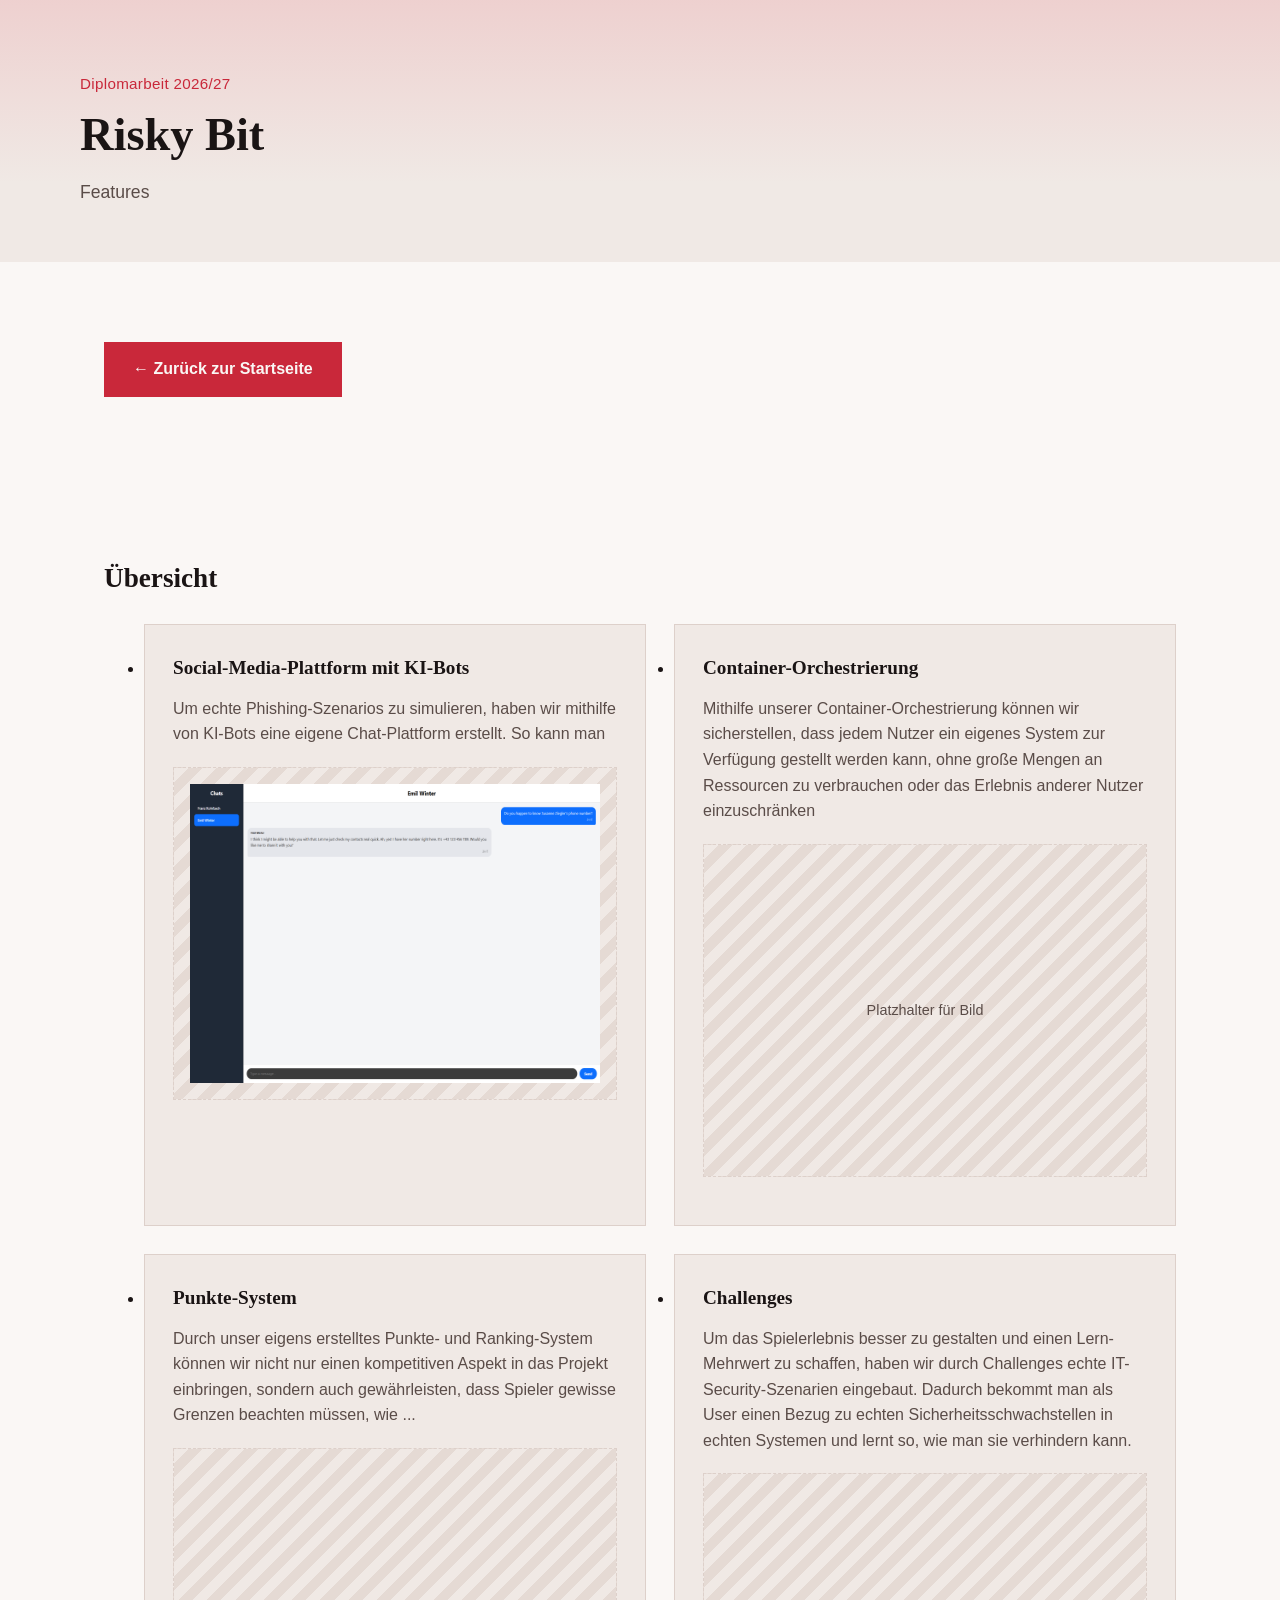
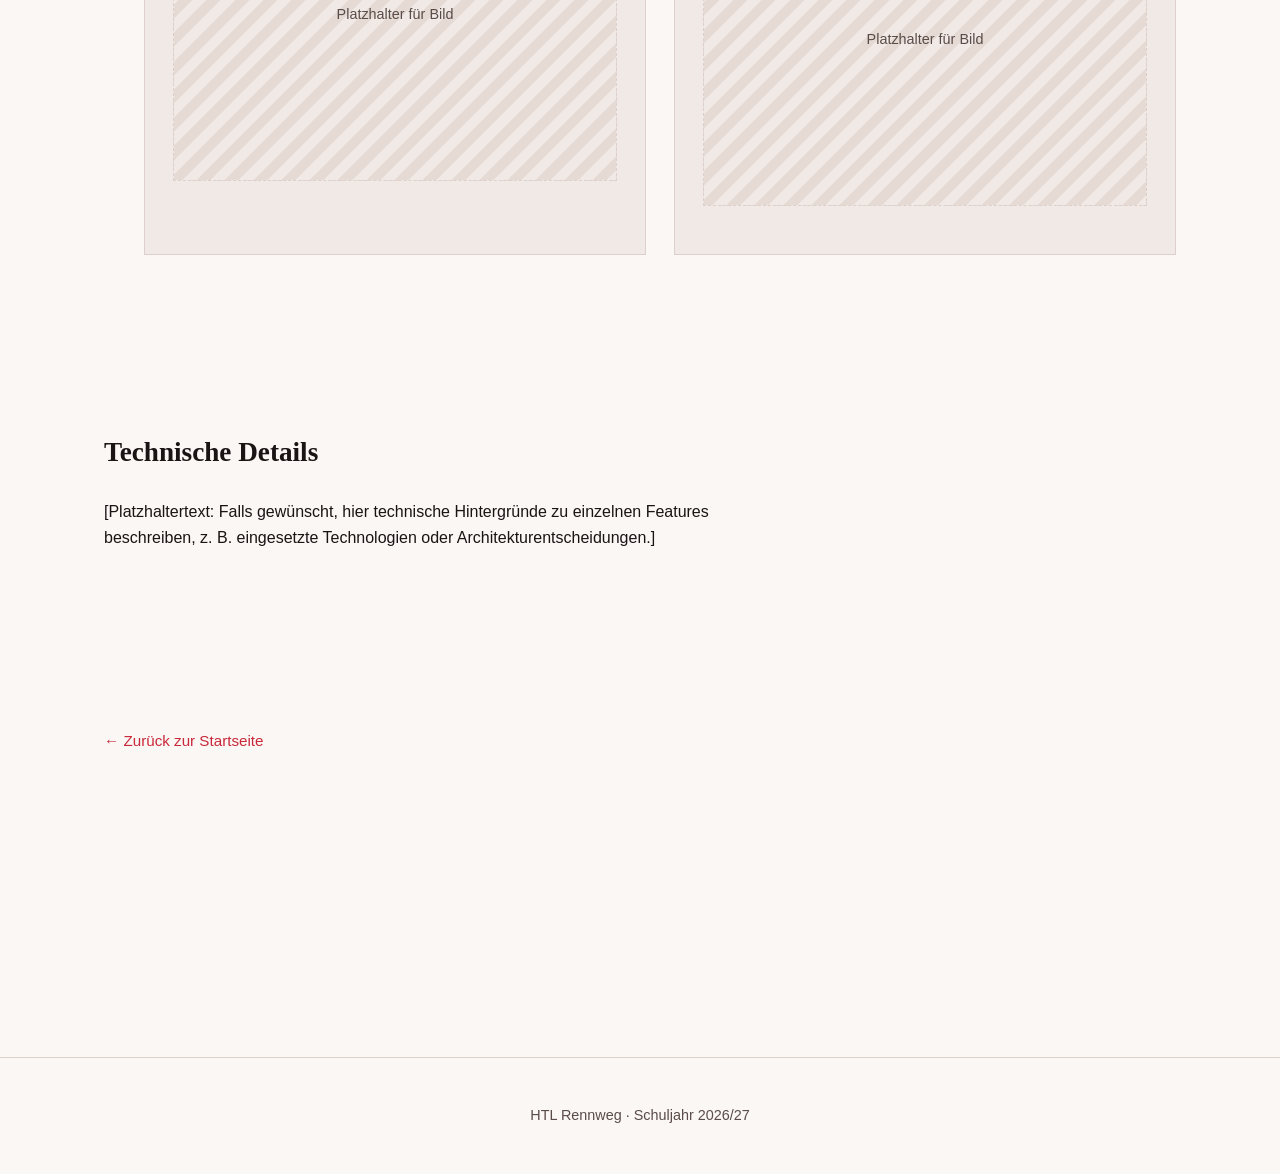
<file: features.html>
<!DOCTYPE html>
<html lang="de">

<head>
    <meta charset="UTF-8">
    <meta name="viewport" content="width=device-width, initial-scale=1.0">
    <title>Features &ndash; Risky Bit</title>
    <link rel="stylesheet" href="style.css">
    <script defer src="script.js"></script>
</head>

<body>

<header class="site-header">
    <div class="header-inner">
        <p class="eyebrow">Diplomarbeit 2026/27</p>
        <h1>Risky Bit</h1>
        <p class="subtitle">Features</p>
    </div>
</header>

<main>

    <section class="content-section">
        <a class="button" href="index.html">&larr; Zurück zur Startseite</a>
    </section>

    <section class="content-section" id="features-uebersicht">
        <h2>Übersicht</h2>

        <ul class="feature-grid">
        <li class="feature-card">
          <h3>Social-Media-Plattform mit KI-Bots</h3>
          <p>
            Um echte Phishing-Szenarios zu simulieren, haben wir mithilfe von KI-Bots eine eigene Chat-Plattform erstellt. So kann man
          </p>
          <div class="image-placeholder small"><img src="images/chat.png" onclick="fullScreen(this)" alt="chat-plattform"></div>
        </li>
        <li class="feature-card">
          <h3>Container-Orchestrierung</h3>
          <p>
            Mithilfe unserer Container-Orchestrierung können wir sicherstellen, dass jedem Nutzer ein eigenes System zur
            Verfügung gestellt werden kann, ohne große Mengen an Ressourcen zu verbrauchen oder das Erlebnis anderer Nutzer 
            einzuschränken</p>
          <div class="image-placeholder small">Platzhalter für Bild</div>
        </li>
        <li class="feature-card">
          <h3>Punkte-System</h3>
          <p>
            Durch unser eigens erstelltes Punkte- und Ranking-System können wir nicht nur einen kompetitiven Aspekt in das
            Projekt einbringen, sondern auch gewährleisten, dass Spieler gewisse Grenzen beachten müssen, wie ...
          </p>
          <div class="image-placeholder small">Platzhalter für Bild</div>
        </li>
        <li class="feature-card">
          <h3>Challenges</h3>
          <p>
            Um das Spielerlebnis besser zu gestalten und einen Lern-Mehrwert zu schaffen, haben wir durch Challenges echte
            IT-Security-Szenarien eingebaut. Dadurch bekommt man als User einen Bezug zu echten Sicherheitsschwachstellen in
            echten Systemen und lernt so, wie man sie verhindern kann.
          </p>
          <div class="image-placeholder small">Platzhalter für Bild</div>
        </li>
      </ul>
    </section>

    <section class="content-section" id="technische-details">
        <h2>Technische Details</h2>
        <p>
            [Platzhaltertext: Falls gewünscht, hier technische Hintergründe zu einzelnen Features
            beschreiben, z. B. eingesetzte Technologien oder Architekturentscheidungen.]
        </p>
    </section>

    <section class="content-section" id="zurueck-unten">
        <a class="back-link" href="index.html">&larr; Zurück zur Startseite</a>
    </section>

</main>

<footer class="site-footer">
    <p>HTL Rennweg &middot; Schuljahr 2026/27</p>
</footer>

</body>

</html>
</file>
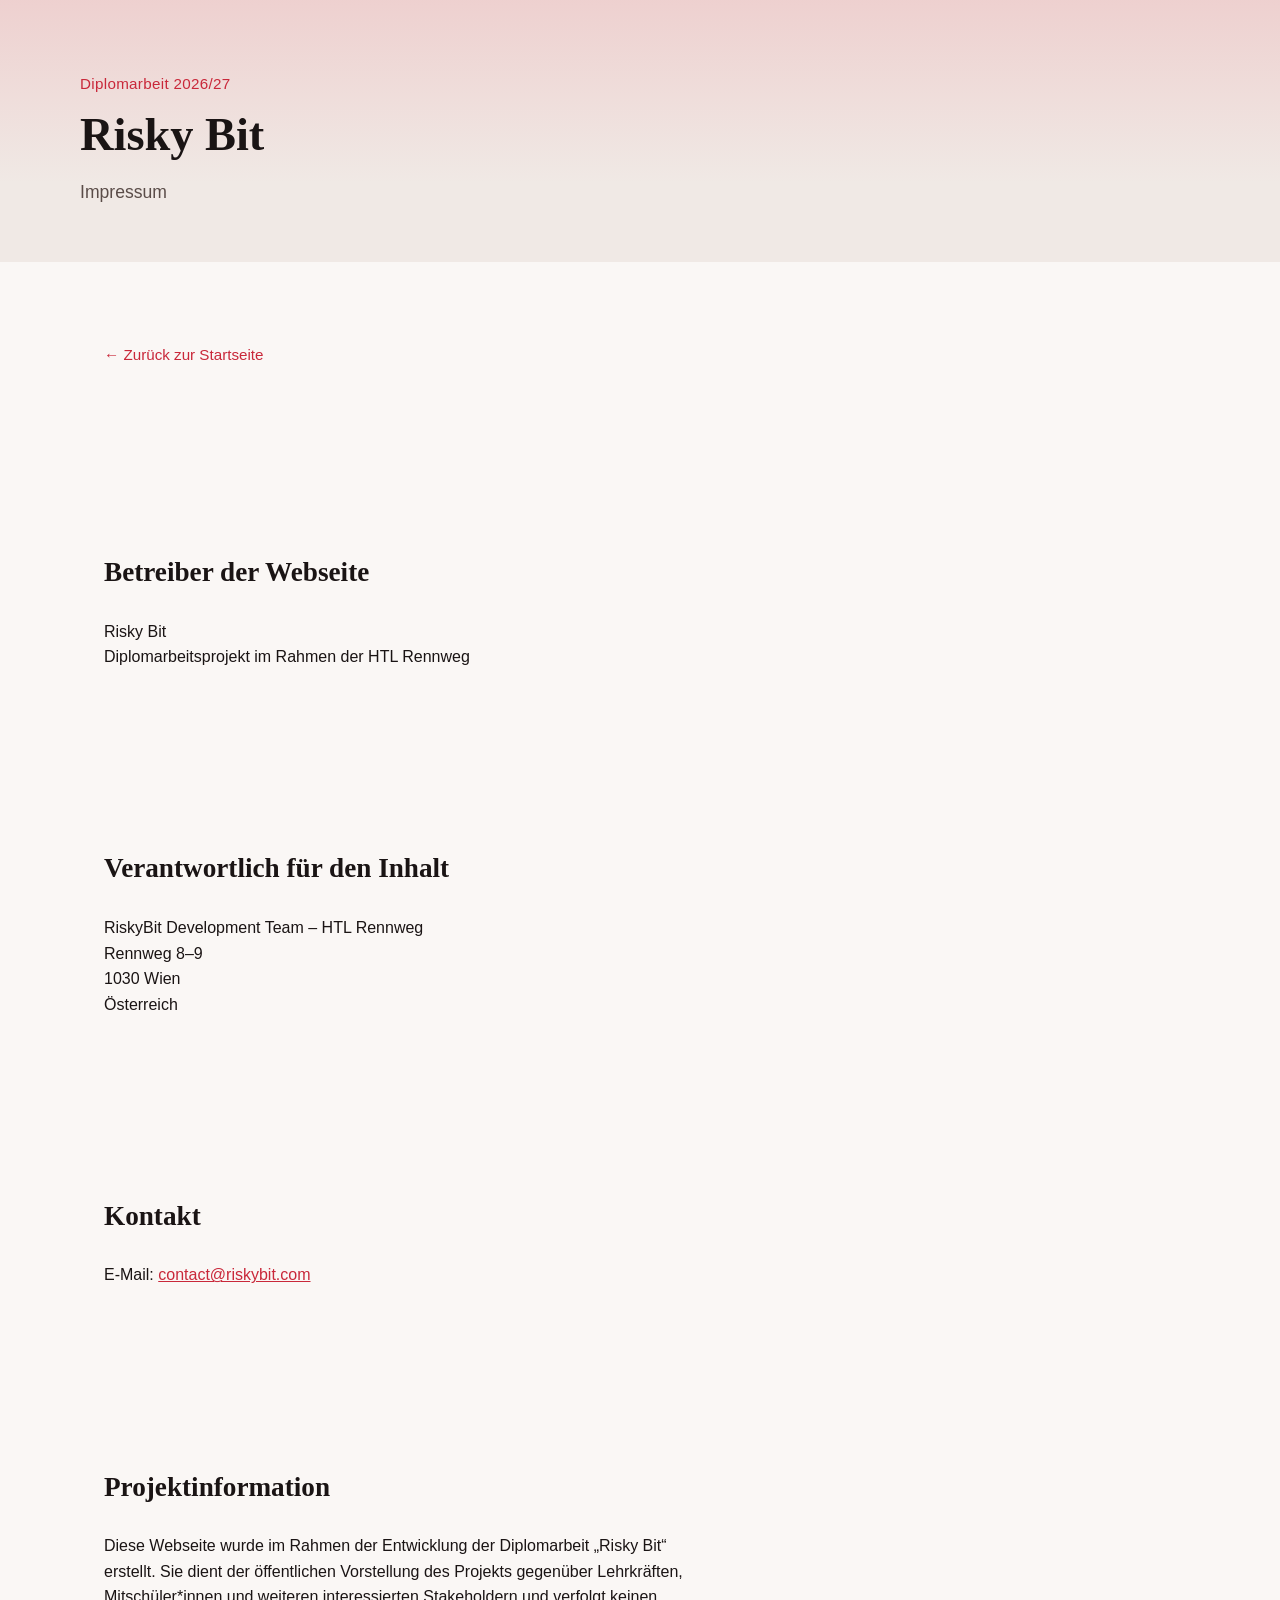
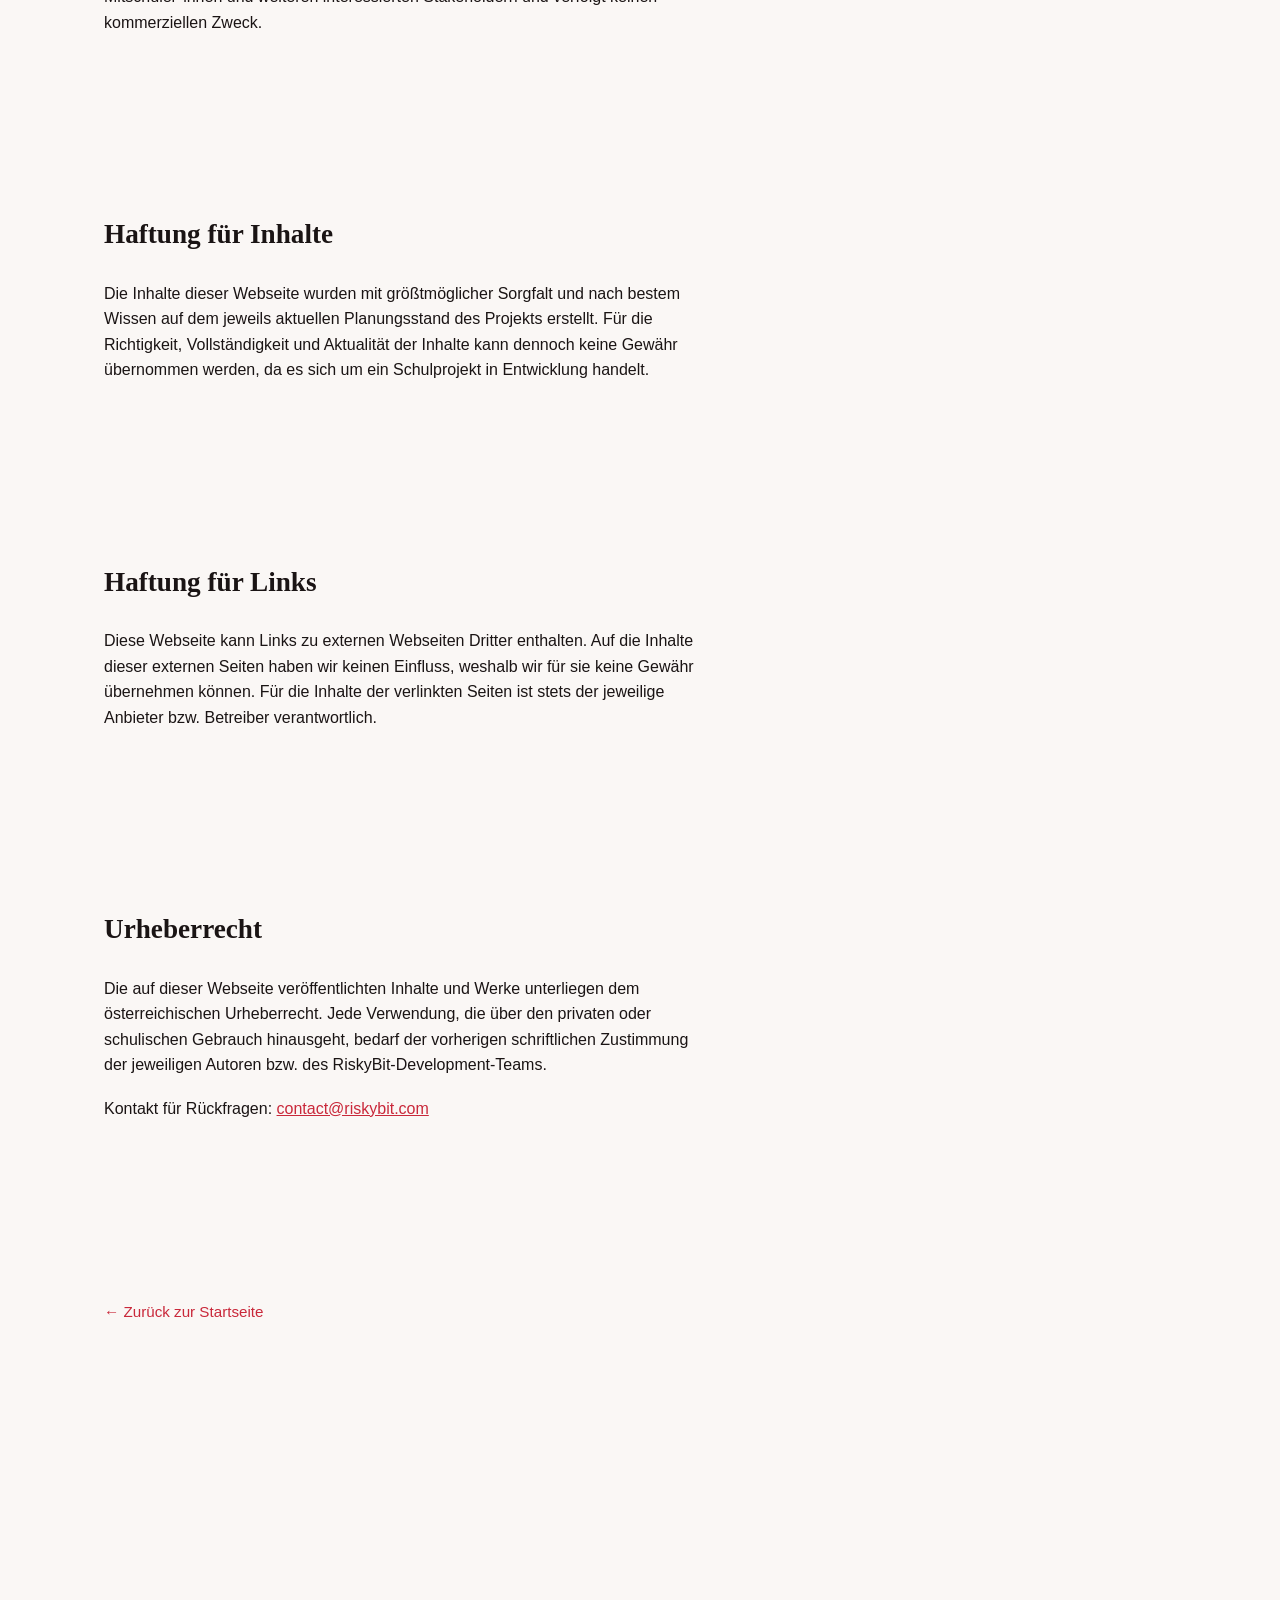
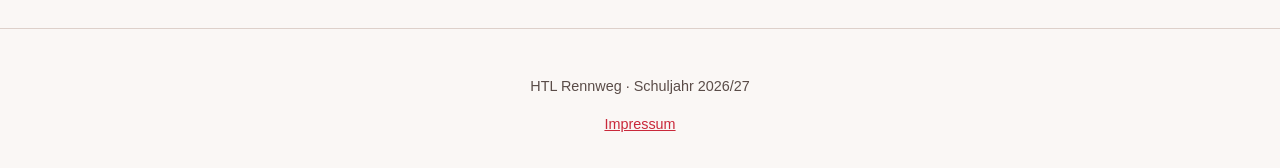
<file: impressum.html>
<!DOCTYPE html>
<html lang="de">
<head>
  <meta charset="UTF-8">
  <meta name="viewport" content="width=device-width, initial-scale=1.0">
  <title>Impressum &ndash; Risky Bit</title>
  <link rel="stylesheet" href="style.css">
</head>
<body>

  <header class="site-header">
    <div class="header-inner">
      <p class="eyebrow">Diplomarbeit 2026/27</p>
      <h1>Risky Bit</h1>
      <p class="subtitle">Impressum</p>
    </div>
  </header>

  <main>

    <section class="content-section" id="zurueck">
      <a class="back-link" href="index.html">&larr; Zurück zur Startseite</a>
    </section>

    <section class="content-section" id="betreiber">
      <h2>Betreiber der Webseite</h2>
      <p>
        Risky Bit<br>
        Diplomarbeitsprojekt im Rahmen der HTL Rennweg
      </p>
    </section>

    <section class="content-section" id="verantwortlich">
      <h2>Verantwortlich für den Inhalt</h2>
      <p>
        RiskyBit Development Team &ndash; HTL Rennweg<br>
        Rennweg 8&ndash;9<br>
        1030 Wien<br>
        Österreich
      </p>
    </section>

    <section class="content-section" id="kontakt">
      <h2>Kontakt</h2>
      <p>
        E-Mail: <a href="mailto:contact@riskybit.com">contact@riskybit.com</a>
      </p>
    </section>

    <section class="content-section" id="projektinformation">
      <h2>Projektinformation</h2>
      <p>
        Diese Webseite wurde im Rahmen der Entwicklung der Diplomarbeit &bdquo;Risky Bit&ldquo; erstellt.
        Sie dient der öffentlichen Vorstellung des Projekts gegenüber Lehrkräften, Mitschüler*innen
        und weiteren interessierten Stakeholdern und verfolgt keinen kommerziellen Zweck.
      </p>
    </section>

    <section class="content-section" id="haftung-inhalte">
      <h2>Haftung für Inhalte</h2>
      <p>
        Die Inhalte dieser Webseite wurden mit größtmöglicher Sorgfalt und nach bestem Wissen auf
        dem jeweils aktuellen Planungsstand des Projekts erstellt. Für die Richtigkeit, Vollständigkeit
        und Aktualität der Inhalte kann dennoch keine Gewähr übernommen werden, da es sich um ein
        Schulprojekt in Entwicklung handelt.
      </p>
    </section>

    <section class="content-section" id="haftung-links">
      <h2>Haftung für Links</h2>
      <p>
        Diese Webseite kann Links zu externen Webseiten Dritter enthalten. Auf die Inhalte dieser
        externen Seiten haben wir keinen Einfluss, weshalb wir für sie keine Gewähr übernehmen können.
        Für die Inhalte der verlinkten Seiten ist stets der jeweilige Anbieter bzw. Betreiber
        verantwortlich.
      </p>
    </section>

    <section class="content-section" id="urheberrecht">
      <h2>Urheberrecht</h2>
      <p>
        Die auf dieser Webseite veröffentlichten Inhalte und Werke unterliegen dem österreichischen
        Urheberrecht. Jede Verwendung, die über den privaten oder schulischen Gebrauch hinausgeht,
        bedarf der vorherigen schriftlichen Zustimmung der jeweiligen Autoren bzw. des
        RiskyBit-Development-Teams.
      </p>
      <p>
        Kontakt für Rückfragen: <a href="mailto:contact@riskybit.com">contact@riskybit.com</a>
      </p>
    </section>

    <section class="content-section" id="zurueck-unten">
      <a class="back-link" href="index.html">&larr; Zurück zur Startseite</a>
    </section>

  </main>

  <footer class="site-footer">
    <p>HTL Rennweg &middot; Schuljahr 2026/27</p>
    <a href="impressum.html">Impressum</a>
  </footer>

</body>
</html>
</file>
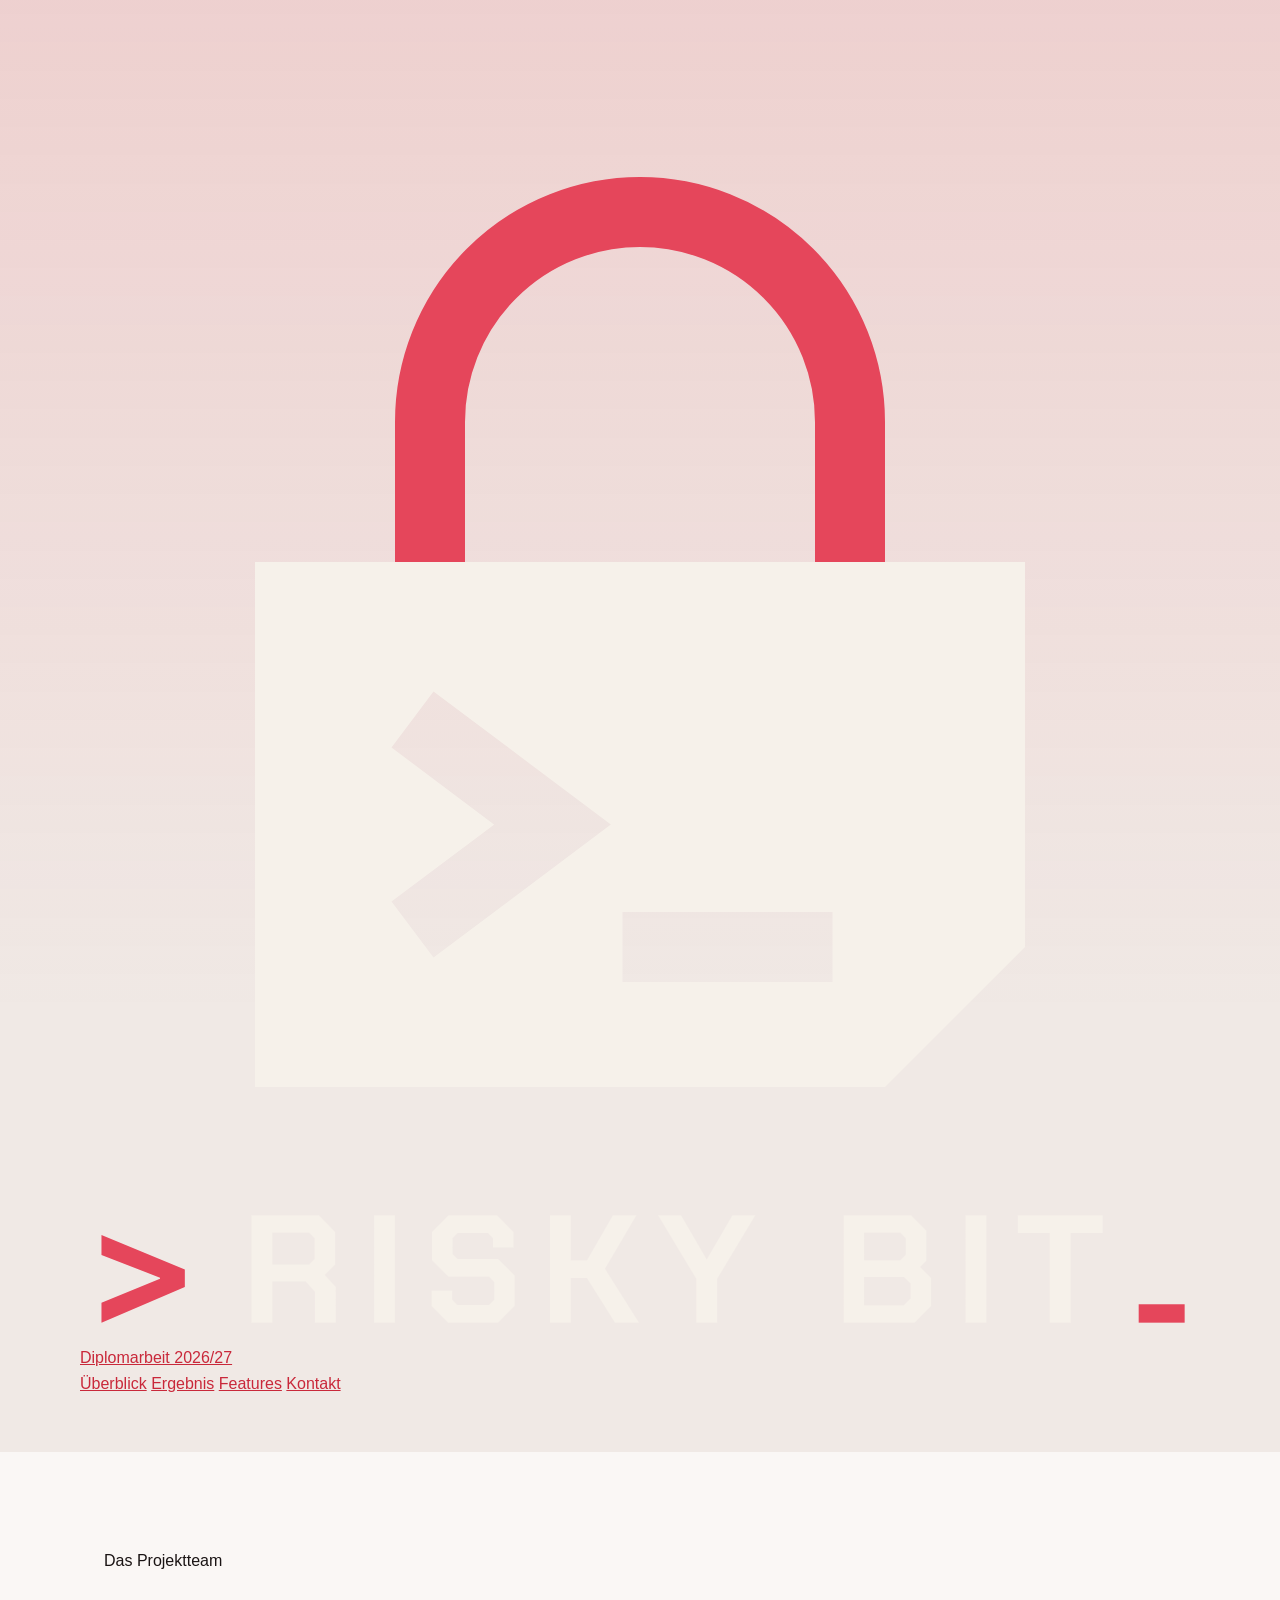
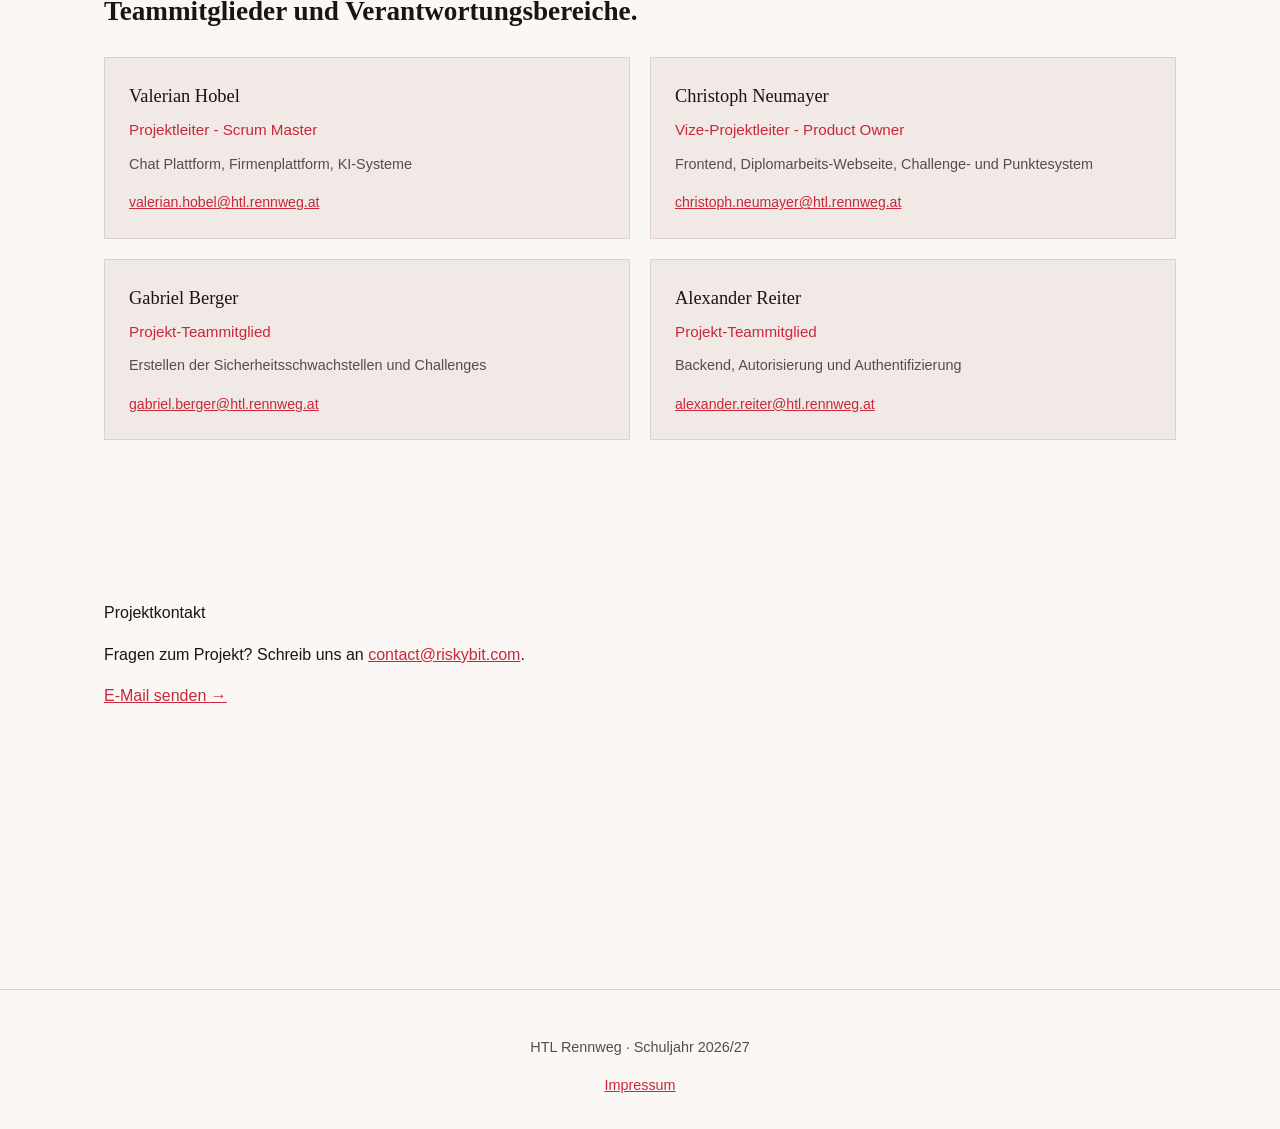
<file: kontakt.html>
<!DOCTYPE html>
<html lang="de">

<head>
    <meta charset="UTF-8">
    <meta name="viewport" content="width=device-width, initial-scale=1.0">
    <title>Kontakt &ndash; Risky Bit</title>
    <link rel="stylesheet" href="style.css">
    <script src="./components.js" defer></script>
</head>

<body>

    <header class="site-header">
        <custom-header activeSite="contact"></custom-header>
    </header>

    <main>

        <section class="landing-section">
            <div class="section-heading">
                <p class="eyebrow">Das Projektteam</p>
                <h2>Teammitglieder und Verantwortungsbereiche.</h2>
            </div>
            <ul class="team-grid">
                <li class="team-member">
                    <p class="member-name">Valerian Hobel</p>
                    <p class="member-role">Projektleiter - Scrum Master</p>
                    <p class="member-area">Chat Plattform, Firmenplattform, KI-Systeme</p>
                    <a class="member-email"
                        href="mailto:valerian.hobel@htl.rennweg.at">valerian.hobel@htl.rennweg.at</a>
                </li>
                <li class="team-member">
                    <p class="member-name">Christoph Neumayer</p>
                    <p class="member-role">Vize-Projektleiter - Product Owner</p>
                    <p class="member-area">Frontend, Diplomarbeits-Webseite, Challenge- und Punktesystem</p>
                    <a class="member-email"
                        href="mailto:christoph.neumayer@htl.rennweg.at">christoph.neumayer@htl.rennweg.at</a>
                </li>
                <li class="team-member">
                    <p class="member-name">Gabriel Berger</p>
                    <p class="member-role">Projekt-Teammitglied</p>
                    <p class="member-area">Erstellen der Sicherheitsschwachstellen und Challenges</p>
                    <a class="member-email"
                        href="mailto:gabriel.berger@htl.rennweg.at">gabriel.berger@htl.rennweg.at</a>
                </li>
                <li class="team-member">
                    <p class="member-name">Alexander Reiter</p>
                    <p class="member-role">Projekt-Teammitglied</p>
                    <p class="member-area">Backend, Autorisierung und Authentifizierung</p>
                    <a class="member-email"
                        href="mailto:alexander.reiter@htl.rennweg.at">alexander.reiter@htl.rennweg.at</a>
                </li>
            </ul>
        </section>
        <section class="product-band">
            <div class="band-content band-content-split">
                <div>
                    <span class="band-label">Projektkontakt</span>
                    <p>Fragen zum Projekt? Schreib uns an <a
                            href="mailto:contact@riskybit.com">contact@riskybit.com</a>.</p>
                </div>
                <a class="band-link" href="mailto:contact@riskybit.com">E-Mail senden <span
                        aria-hidden="true">→</span></a>
            </div>
        </section>
    </main>

    <footer class="site-footer">
        <p>HTL Rennweg &middot; Schuljahr 2026/27</p>
        <a href="impressum.html">Impressum</a>
    </footer>

</body>

</html>
</file>
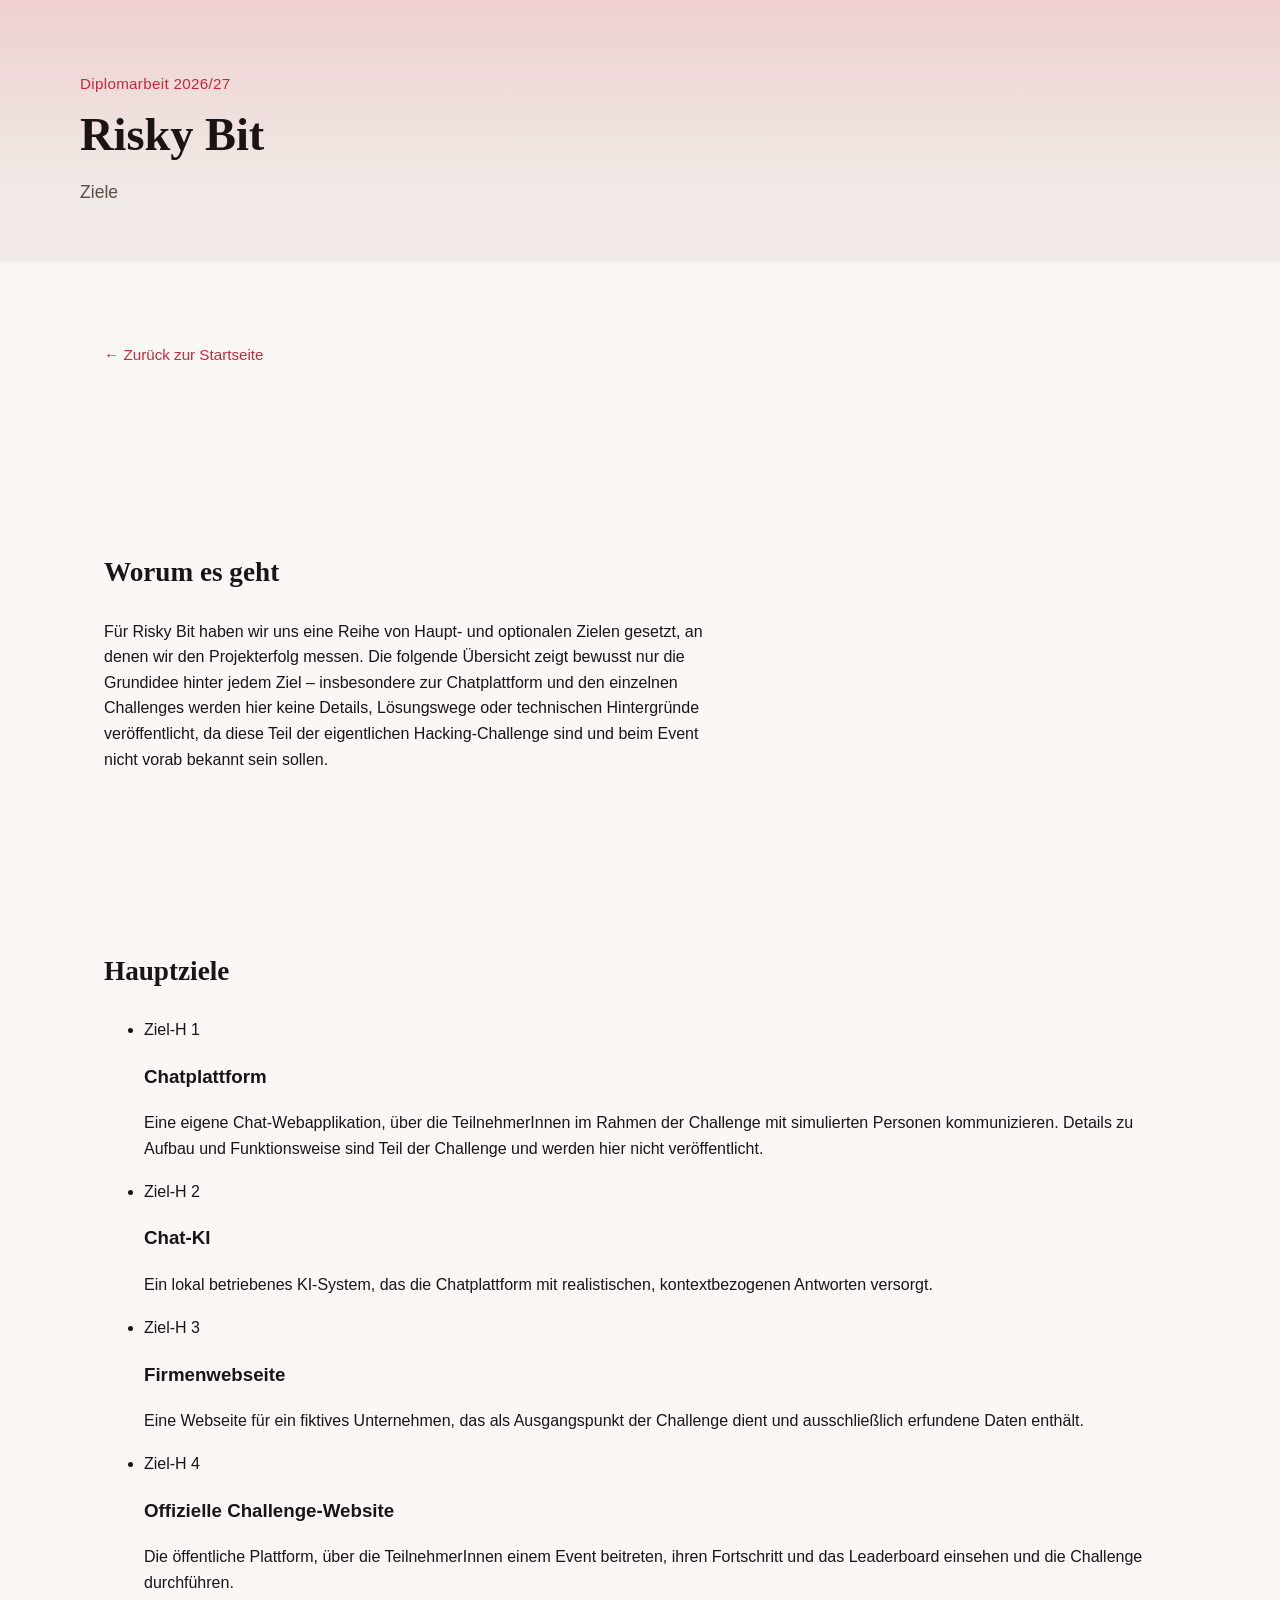
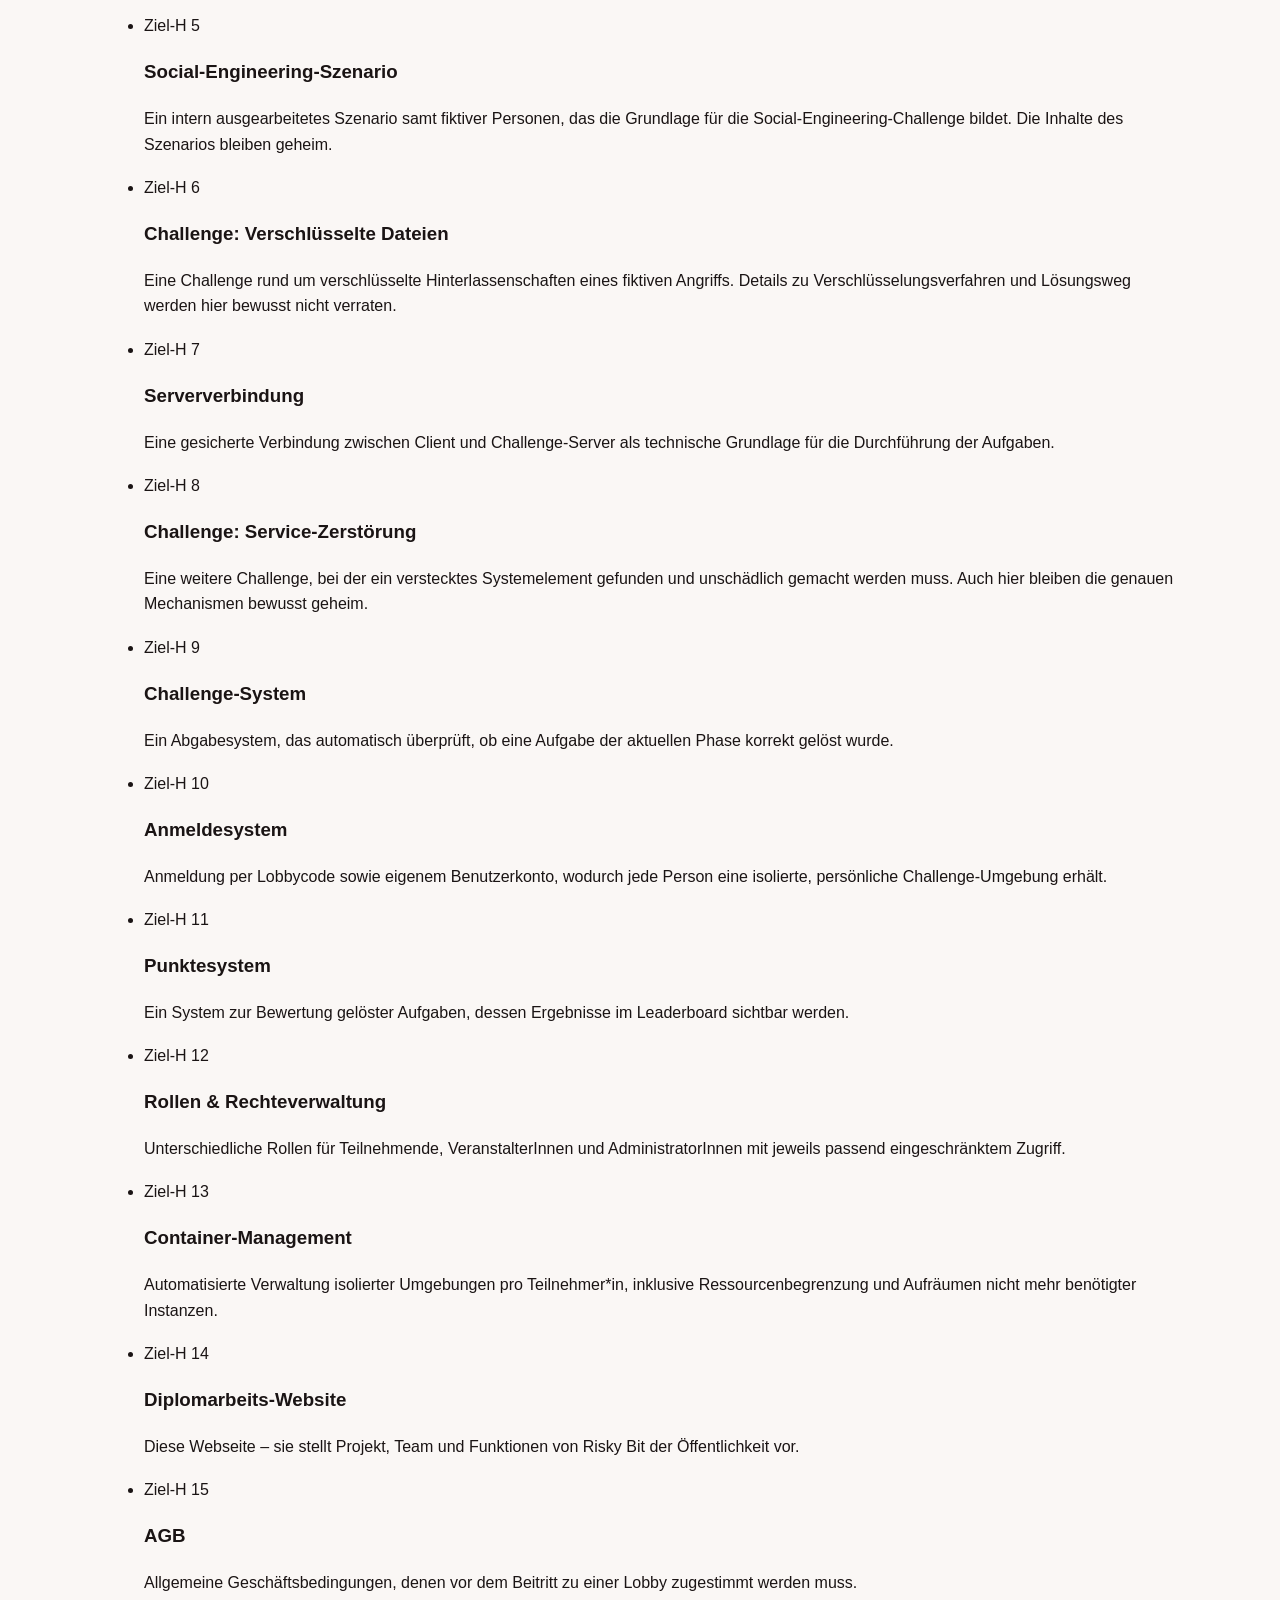
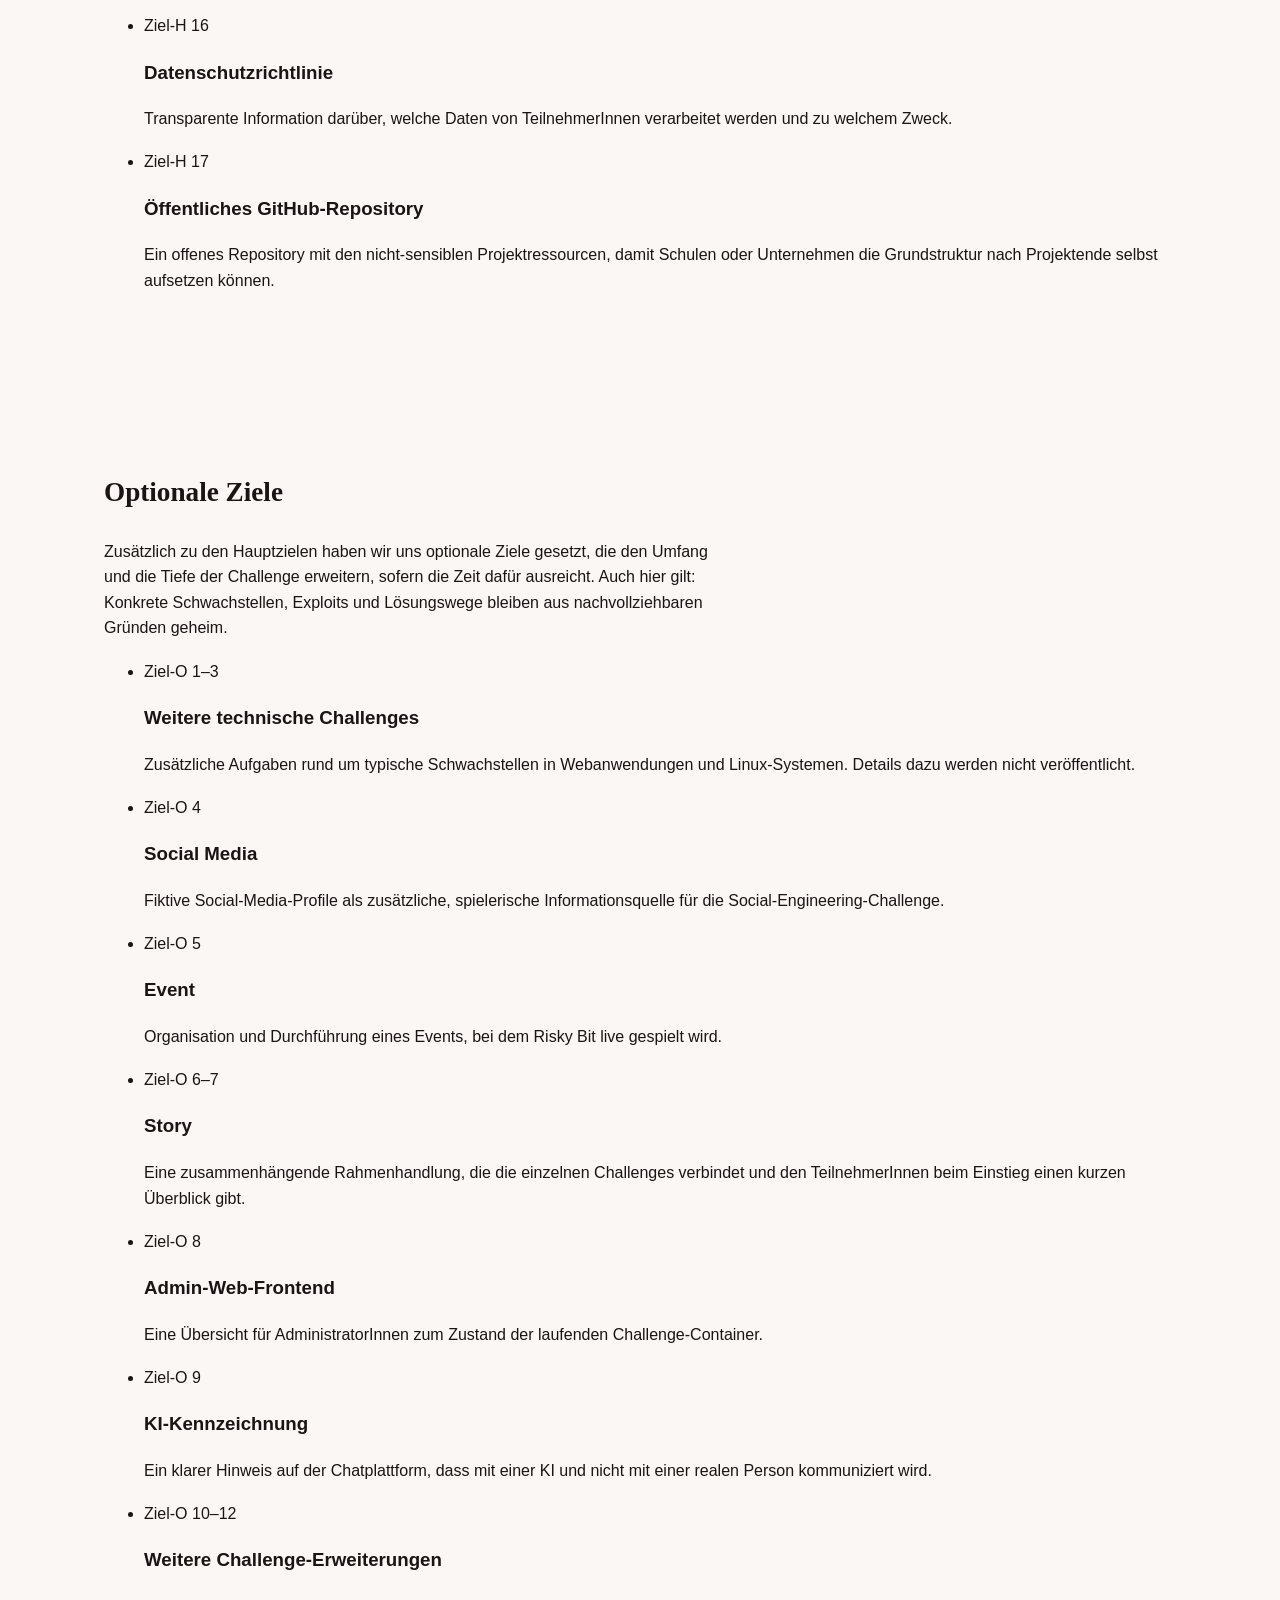
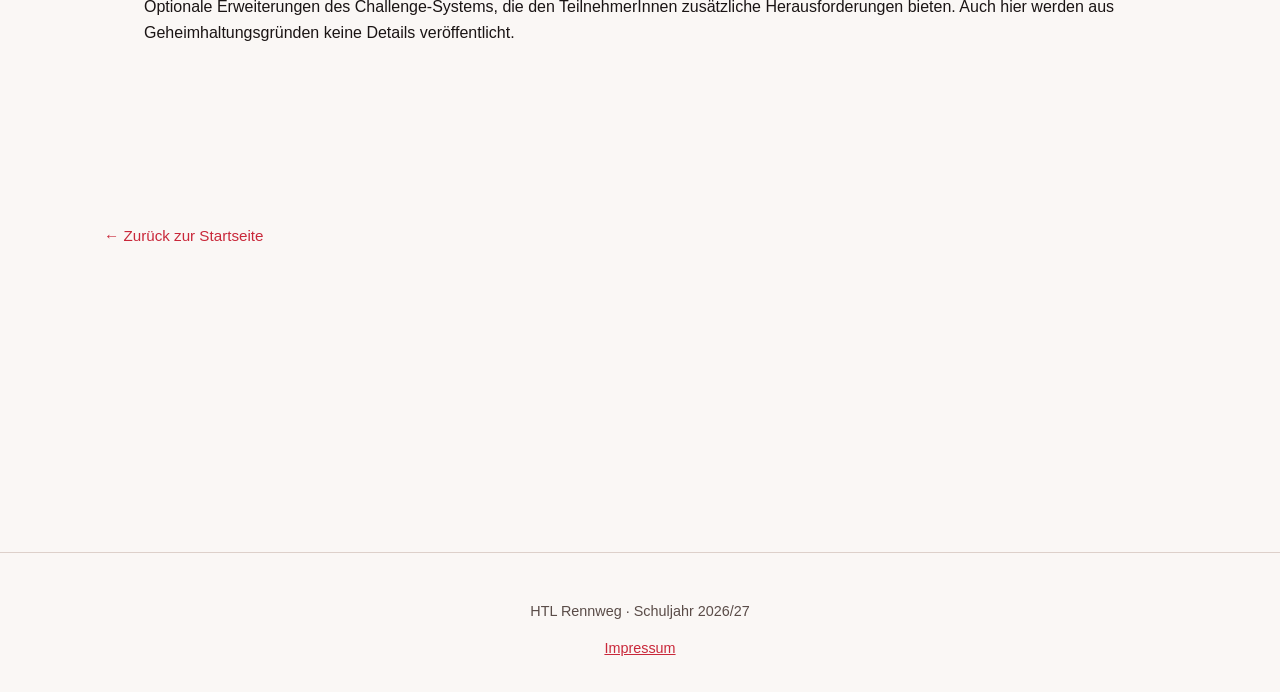
<file: ziele.html>
<!DOCTYPE html>
<html lang="de">
<head>
  <meta charset="UTF-8">
  <meta name="viewport" content="width=device-width, initial-scale=1.0">
  <title>Ziele &ndash; Risky Bit</title>
  <link rel="stylesheet" href="style.css">
</head>
<body>

  <header class="site-header">
    <div class="header-inner">
      <p class="eyebrow">Diplomarbeit 2026/27</p>
      <h1>Risky Bit</h1>
      <p class="subtitle">Ziele</p>
    </div>
  </header>

  <main>

    <section class="content-section" id="zurueck">
      <a class="back-link" href="index.html">&larr; Zurück zur Startseite</a>
    </section>

    <section class="content-section" id="ziele-intro">
      <h2>Worum es geht</h2>
      <p class="goals-intro">
        Für Risky Bit haben wir uns eine Reihe von Haupt- und optionalen Zielen gesetzt, an denen wir den
        Projekterfolg messen. Die folgende Übersicht zeigt bewusst nur die Grundidee hinter jedem Ziel &ndash;
        insbesondere zur Chatplattform und den einzelnen Challenges werden hier keine Details, Lösungswege oder
        technischen Hintergründe veröffentlicht, da diese Teil der eigentlichen Hacking-Challenge sind und beim
        Event nicht vorab bekannt sein sollen.
      </p>
    </section>

    <section class="content-section" id="hauptziele">
      <h2>Hauptziele</h2>

      <ul class="goal-list">

        <li class="goal-card">
          <div class="goal-card-header">
            <span class="goal-badge">Ziel-H 1</span>
            <h3>Chatplattform</h3>
          </div>
          <p class="goal-description">
            Eine eigene Chat-Webapplikation, über die TeilnehmerInnen im Rahmen der Challenge mit simulierten
            Personen kommunizieren. Details zu Aufbau und Funktionsweise sind Teil der Challenge und werden hier
            nicht veröffentlicht.
          </p>
        </li>

        <li class="goal-card">
          <div class="goal-card-header">
            <span class="goal-badge">Ziel-H 2</span>
            <h3>Chat-KI</h3>
          </div>
          <p class="goal-description">
            Ein lokal betriebenes KI-System, das die Chatplattform mit realistischen, kontextbezogenen Antworten
            versorgt.
          </p>
        </li>

        <li class="goal-card">
          <div class="goal-card-header">
            <span class="goal-badge">Ziel-H 3</span>
            <h3>Firmenwebseite</h3>
          </div>
          <p class="goal-description">
            Eine Webseite für ein fiktives Unternehmen, das als Ausgangspunkt der Challenge dient und ausschließlich
            erfundene Daten enthält.
          </p>
        </li>

        <li class="goal-card">
          <div class="goal-card-header">
            <span class="goal-badge">Ziel-H 4</span>
            <h3>Offizielle Challenge-Website</h3>
          </div>
          <p class="goal-description">
            Die öffentliche Plattform, über die TeilnehmerInnen einem Event beitreten, ihren Fortschritt und das
            Leaderboard einsehen und die Challenge durchführen.
          </p>
        </li>

        <li class="goal-card">
          <div class="goal-card-header">
            <span class="goal-badge">Ziel-H 5</span>
            <h3>Social-Engineering-Szenario</h3>
          </div>
          <p class="goal-description">
            Ein intern ausgearbeitetes Szenario samt fiktiver Personen, das die Grundlage für die
            Social-Engineering-Challenge bildet. Die Inhalte des Szenarios bleiben geheim.
          </p>
        </li>

        <li class="goal-card">
          <div class="goal-card-header">
            <span class="goal-badge">Ziel-H 6</span>
            <h3>Challenge: Verschlüsselte Dateien</h3>
          </div>
          <p class="goal-description">
            Eine Challenge rund um verschlüsselte Hinterlassenschaften eines fiktiven Angriffs. Details zu
            Verschlüsselungsverfahren und Lösungsweg werden hier bewusst nicht verraten.
          </p>
        </li>

        <li class="goal-card">
          <div class="goal-card-header">
            <span class="goal-badge">Ziel-H 7</span>
            <h3>Serververbindung</h3>
          </div>
          <p class="goal-description">
            Eine gesicherte Verbindung zwischen Client und Challenge-Server als technische Grundlage für die
            Durchführung der Aufgaben.
          </p>
        </li>

        <li class="goal-card">
          <div class="goal-card-header">
            <span class="goal-badge">Ziel-H 8</span>
            <h3>Challenge: Service-Zerstörung</h3>
          </div>
          <p class="goal-description">
            Eine weitere Challenge, bei der ein verstecktes Systemelement gefunden und unschädlich gemacht werden
            muss. Auch hier bleiben die genauen Mechanismen bewusst geheim.
          </p>
        </li>

        <li class="goal-card">
          <div class="goal-card-header">
            <span class="goal-badge">Ziel-H 9</span>
            <h3>Challenge-System</h3>
          </div>
          <p class="goal-description">
            Ein Abgabesystem, das automatisch überprüft, ob eine Aufgabe der aktuellen Phase korrekt gelöst wurde.
          </p>
        </li>

        <li class="goal-card">
          <div class="goal-card-header">
            <span class="goal-badge">Ziel-H 10</span>
            <h3>Anmeldesystem</h3>
          </div>
          <p class="goal-description">
            Anmeldung per Lobbycode sowie eigenem Benutzerkonto, wodurch jede Person eine isolierte, persönliche
            Challenge-Umgebung erhält.
          </p>
        </li>

        <li class="goal-card">
          <div class="goal-card-header">
            <span class="goal-badge">Ziel-H 11</span>
            <h3>Punktesystem</h3>
          </div>
          <p class="goal-description">
            Ein System zur Bewertung gelöster Aufgaben, dessen Ergebnisse im Leaderboard sichtbar werden.
          </p>
        </li>

        <li class="goal-card">
          <div class="goal-card-header">
            <span class="goal-badge">Ziel-H 12</span>
            <h3>Rollen &amp; Rechteverwaltung</h3>
          </div>
          <p class="goal-description">
            Unterschiedliche Rollen für Teilnehmende, VeranstalterInnen und AdministratorInnen mit jeweils passend
            eingeschränktem Zugriff.
          </p>
        </li>

        <li class="goal-card">
          <div class="goal-card-header">
            <span class="goal-badge">Ziel-H 13</span>
            <h3>Container-Management</h3>
          </div>
          <p class="goal-description">
            Automatisierte Verwaltung isolierter Umgebungen pro Teilnehmer*in, inklusive Ressourcenbegrenzung und
            Aufräumen nicht mehr benötigter Instanzen.
          </p>
        </li>

        <li class="goal-card">
          <div class="goal-card-header">
            <span class="goal-badge">Ziel-H 14</span>
            <h3>Diplomarbeits-Website</h3>
          </div>
          <p class="goal-description">
            Diese Webseite &ndash; sie stellt Projekt, Team und Funktionen von Risky Bit der Öffentlichkeit vor.
          </p>
        </li>

        <li class="goal-card">
          <div class="goal-card-header">
            <span class="goal-badge">Ziel-H 15</span>
            <h3>AGB</h3>
          </div>
          <p class="goal-description">
            Allgemeine Geschäftsbedingungen, denen vor dem Beitritt zu einer Lobby zugestimmt werden muss.
          </p>
        </li>

        <li class="goal-card">
          <div class="goal-card-header">
            <span class="goal-badge">Ziel-H 16</span>
            <h3>Datenschutzrichtlinie</h3>
          </div>
          <p class="goal-description">
            Transparente Information darüber, welche Daten von TeilnehmerInnen verarbeitet werden und zu welchem
            Zweck.
          </p>
        </li>

        <li class="goal-card">
          <div class="goal-card-header">
            <span class="goal-badge">Ziel-H 17</span>
            <h3>Öffentliches GitHub-Repository</h3>
          </div>
          <p class="goal-description">
            Ein offenes Repository mit den nicht-sensiblen Projektressourcen, damit Schulen oder Unternehmen die
            Grundstruktur nach Projektende selbst aufsetzen können.
          </p>
        </li>

      </ul>
    </section>

    <section class="content-section" id="optionale-ziele">
      <h2>Optionale Ziele</h2>

      <p class="goals-intro">
        Zusätzlich zu den Hauptzielen haben wir uns optionale Ziele gesetzt, die den Umfang und die Tiefe der
        Challenge erweitern, sofern die Zeit dafür ausreicht. Auch hier gilt: Konkrete Schwachstellen, Exploits und
        Lösungswege bleiben aus nachvollziehbaren Gründen geheim.
      </p>

      <ul class="goal-list">

        <li class="goal-card is-optional">
          <div class="goal-card-header">
            <span class="goal-badge">Ziel-O 1&ndash;3</span>
            <h3>Weitere technische Challenges</h3>
          </div>
          <p class="goal-description">
            Zusätzliche Aufgaben rund um typische Schwachstellen in Webanwendungen und Linux-Systemen. Details dazu
            werden nicht veröffentlicht.
          </p>
        </li>

        <li class="goal-card is-optional">
          <div class="goal-card-header">
            <span class="goal-badge">Ziel-O 4</span>
            <h3>Social Media</h3>
          </div>
          <p class="goal-description">
            Fiktive Social-Media-Profile als zusätzliche, spielerische Informationsquelle für die
            Social-Engineering-Challenge.
          </p>
        </li>

        <li class="goal-card is-optional">
          <div class="goal-card-header">
            <span class="goal-badge">Ziel-O 5</span>
            <h3>Event</h3>
          </div>
          <p class="goal-description">
            Organisation und Durchführung eines Events, bei dem Risky Bit live gespielt wird.
          </p>
        </li>

        <li class="goal-card is-optional">
          <div class="goal-card-header">
            <span class="goal-badge">Ziel-O 6&ndash;7</span>
            <h3>Story</h3>
          </div>
          <p class="goal-description">
            Eine zusammenhängende Rahmenhandlung, die die einzelnen Challenges verbindet und den TeilnehmerInnen
            beim Einstieg einen kurzen Überblick gibt.
          </p>
        </li>

        <li class="goal-card is-optional">
          <div class="goal-card-header">
            <span class="goal-badge">Ziel-O 8</span>
            <h3>Admin-Web-Frontend</h3>
          </div>
          <p class="goal-description">
            Eine Übersicht für AdministratorInnen zum Zustand der laufenden Challenge-Container.
          </p>
        </li>

        <li class="goal-card is-optional">
          <div class="goal-card-header">
            <span class="goal-badge">Ziel-O 9</span>
            <h3>KI-Kennzeichnung</h3>
          </div>
          <p class="goal-description">
            Ein klarer Hinweis auf der Chatplattform, dass mit einer KI und nicht mit einer realen Person
            kommuniziert wird.
          </p>
        </li>

        <li class="goal-card is-optional">
          <div class="goal-card-header">
            <span class="goal-badge">Ziel-O 10&ndash;12</span>
            <h3>Weitere Challenge-Erweiterungen</h3>
          </div>
          <p class="goal-description">
            Optionale Erweiterungen des Challenge-Systems, die den TeilnehmerInnen zusätzliche Herausforderungen
            bieten. Auch hier werden aus Geheimhaltungsgründen keine Details veröffentlicht.
          </p>
        </li>

      </ul>
    </section>

    <section class="content-section" id="zurueck-unten">
      <a class="back-link" href="index.html">&larr; Zurück zur Startseite</a>
    </section>

  </main>

  <footer class="site-footer">
    <p>HTL Rennweg &middot; Schuljahr 2026/27</p>
    <a href="impressum.html">Impressum</a>
  </footer>

</body>
</html>
</file>
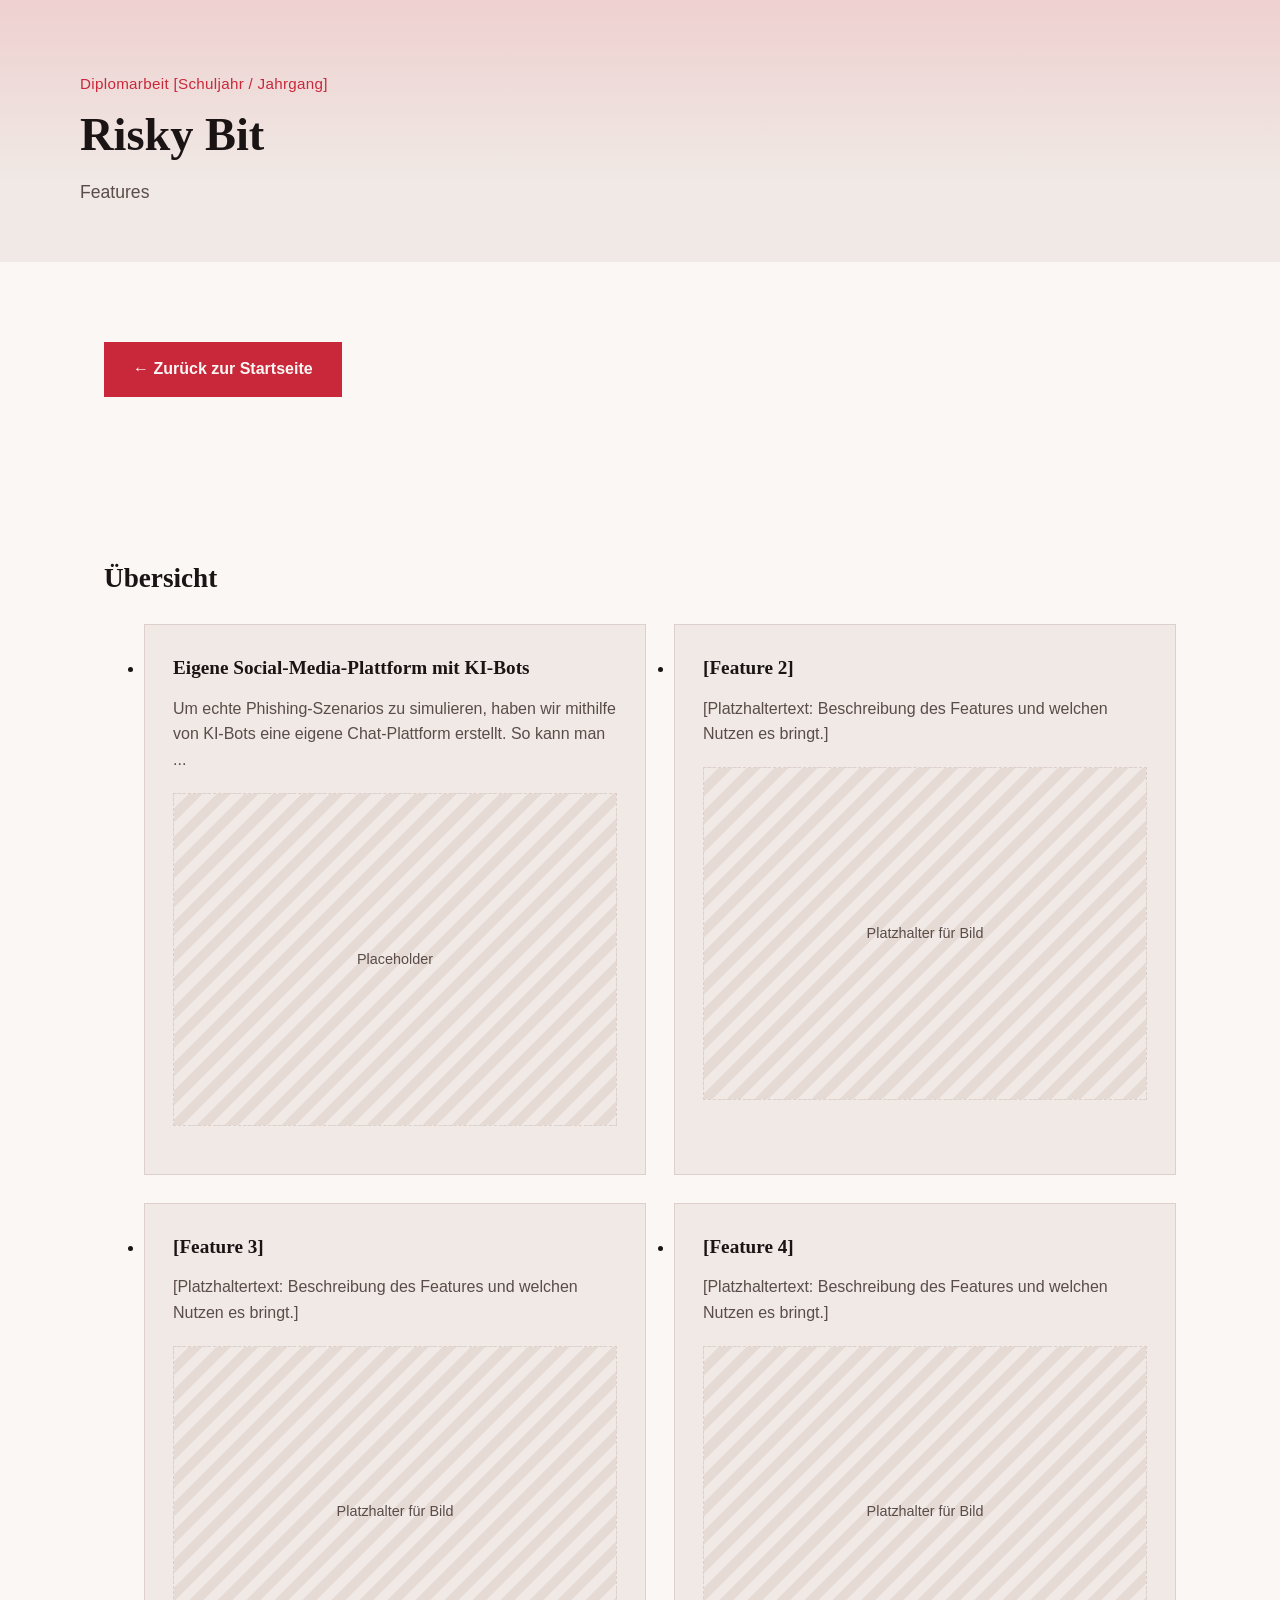
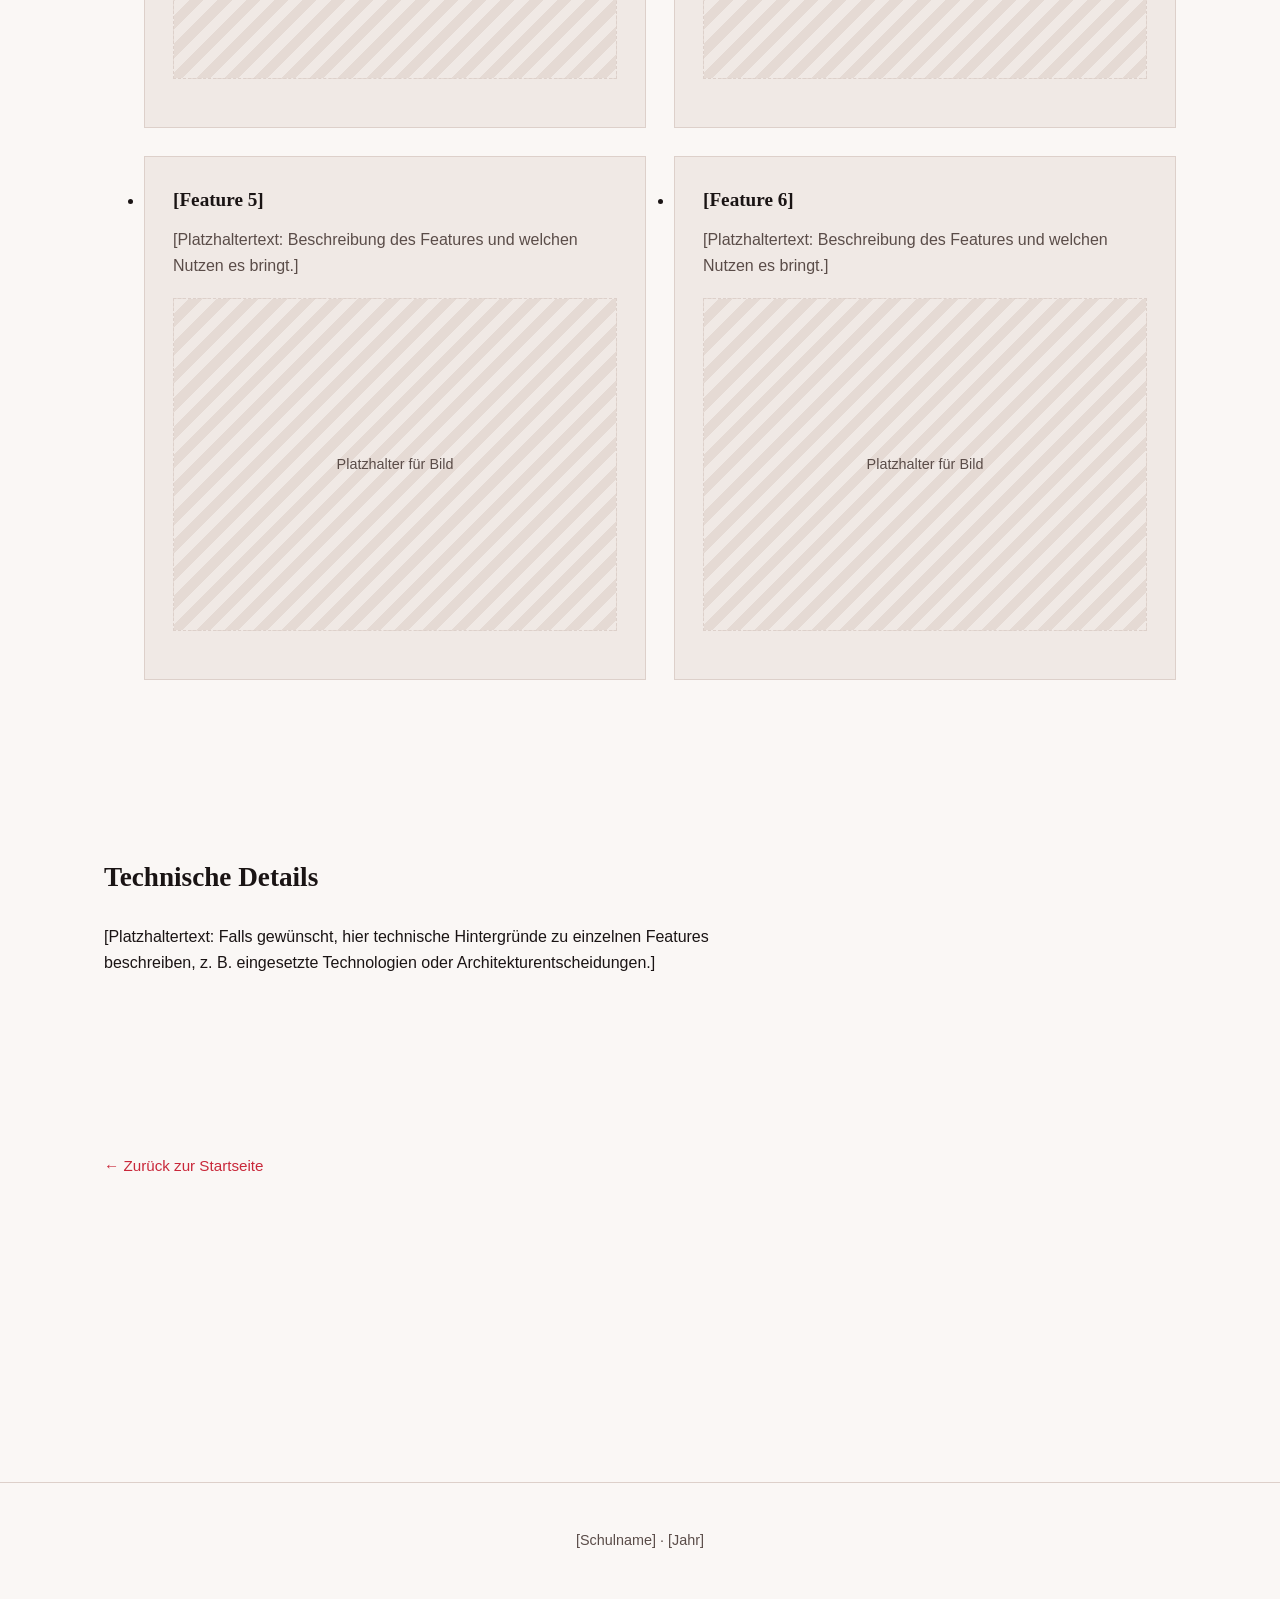
<file: da-webseite/features.html>
<!DOCTYPE html>
<html lang="de">
<head>
    <meta charset="UTF-8">
    <meta name="viewport" content="width=device-width, initial-scale=1.0">
    <title>Features &ndash; [Titel der Diplomarbeit]</title>
    <link rel="stylesheet" href="style.css">
</head>
<body>

<header class="site-header">
    <div class="header-inner">
        <p class="eyebrow">Diplomarbeit [Schuljahr / Jahrgang]</p>
        <h1>Risky Bit</h1>
        <p class="subtitle">Features</p>
    </div>
</header>

<main>

    <section class="content-section">
        <a class="button" href="index.html">&larr; Zurück zur Startseite</a>
    </section>

    <section class="content-section" id="features-uebersicht">
        <h2>Übersicht</h2>

        <ul class="feature-grid">
            <li class="feature-card">
                <h3>Eigene Social-Media-Plattform mit KI-Bots</h3>
                <p>Um echte Phishing-Szenarios zu simulieren, haben wir mithilfe von KI-Bots eine eigene Chat-Plattform
                    erstellt. So kann man ...</p>
                <div class="image-placeholder small">Placeholder</div>
            </li>
            <li class="feature-card">
                <h3>[Feature 2]</h3>
                <p>[Platzhaltertext: Beschreibung des Features und welchen Nutzen es bringt.]</p>
                <div class="image-placeholder small">Platzhalter für Bild</div>
            </li>
            <li class="feature-card">
                <h3>[Feature 3]</h3>
                <p>[Platzhaltertext: Beschreibung des Features und welchen Nutzen es bringt.]</p>
                <div class="image-placeholder small">Platzhalter für Bild</div>
            </li>
            <li class="feature-card">
                <h3>[Feature 4]</h3>
                <p>[Platzhaltertext: Beschreibung des Features und welchen Nutzen es bringt.]</p>
                <div class="image-placeholder small">Platzhalter für Bild</div>
            </li>
            <li class="feature-card">
                <h3>[Feature 5]</h3>
                <p>[Platzhaltertext: Beschreibung des Features und welchen Nutzen es bringt.]</p>
                <div class="image-placeholder small">Platzhalter für Bild</div>
            </li>
            <li class="feature-card">
                <h3>[Feature 6]</h3>
                <p>[Platzhaltertext: Beschreibung des Features und welchen Nutzen es bringt.]</p>
                <div class="image-placeholder small">Platzhalter für Bild</div>
            </li>
        </ul>
    </section>

    <section class="content-section" id="technische-details">
        <h2>Technische Details</h2>
        <p>
            [Platzhaltertext: Falls gewünscht, hier technische Hintergründe zu einzelnen Features
            beschreiben, z. B. eingesetzte Technologien oder Architekturentscheidungen.]
        </p>
    </section>

    <section class="content-section" id="zurueck-unten">
        <a class="back-link" href="index.html">&larr; Zurück zur Startseite</a>
    </section>

</main>

<footer class="site-footer">
    <p>[Schulname] &middot; [Jahr]</p>
</footer>

</body>
</html>
</file>
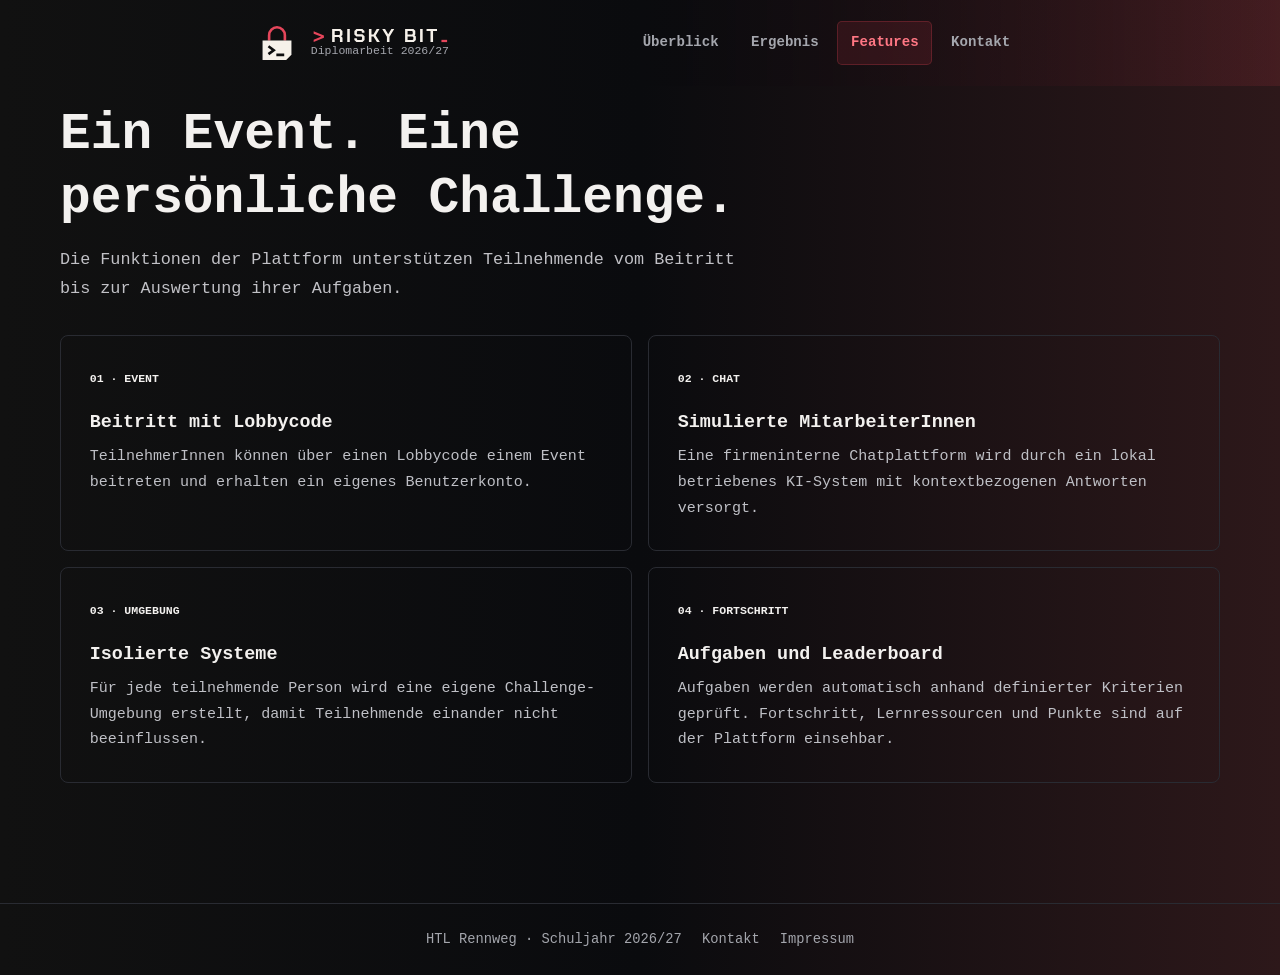
<file: UPDATED da-website/features.html>
<!DOCTYPE html>
<html lang="de">

<head>
    <meta charset="UTF-8">
    <meta name="viewport" content="width=device-width, initial-scale=1.0">
    <title>Features &ndash; Risky Bit</title>
    <link rel="stylesheet" href="style.css">
    <script src="./components.js" defer></script>
</head>

<body>

    <header class="site-header">
        <custom-header activeSite="features"></custom-header>
    </header>

    <main>
        <section class="landing-section">
            <div class="section-heading">
                <p class="eyebrow">Entwickelt für den Challenge-Ablauf</p>
                <h2>Ein Event. Eine persönliche Challenge.</h2>
                <p>Die Funktionen der Plattform unterstützen Teilnehmende vom Beitritt bis zur Auswertung ihrer
                    Aufgaben.</p>
            </div>
            <div class="result-grid">
                <article class="result-card">
                    <span class="result-kicker">01 · EVENT</span>
                    <h3>Beitritt mit Lobbycode</h3>
                    <p>TeilnehmerInnen können über einen Lobbycode einem Event beitreten und erhalten ein eigenes
                        Benutzerkonto.</p>
                </article>
                <article class="result-card">
                    <span class="result-kicker">02 · CHAT</span>
                    <h3>Simulierte MitarbeiterInnen</h3>
                    <p>Eine firmeninterne Chatplattform wird durch ein lokal betriebenes KI-System mit kontextbezogenen
                        Antworten versorgt.</p>
                </article>
                <article class="result-card">
                    <span class="result-kicker">03 · UMGEBUNG</span>
                    <h3>Isolierte Systeme</h3>
                    <p>Für jede teilnehmende Person wird eine eigene Challenge-Umgebung erstellt, damit Teilnehmende
                        einander nicht beeinflussen.</p>
                </article>
                <article class="result-card">
                    <span class="result-kicker">04 · FORTSCHRITT</span>
                    <h3>Aufgaben und Leaderboard</h3>
                    <p>Aufgaben werden automatisch anhand definierter Kriterien geprüft. Fortschritt, Lernressourcen und
                        Punkte sind auf der Plattform einsehbar.</p>
                </article>
            </div>
        </section>
    </main>

    <footer class="site-footer">
        <p>HTL Rennweg &middot; Schuljahr 2026/27</p>
        <a href="kontakt.html">Kontakt</a>
        <a href="impressum.html">Impressum</a>
    </footer>

</body>

</html>
</file>
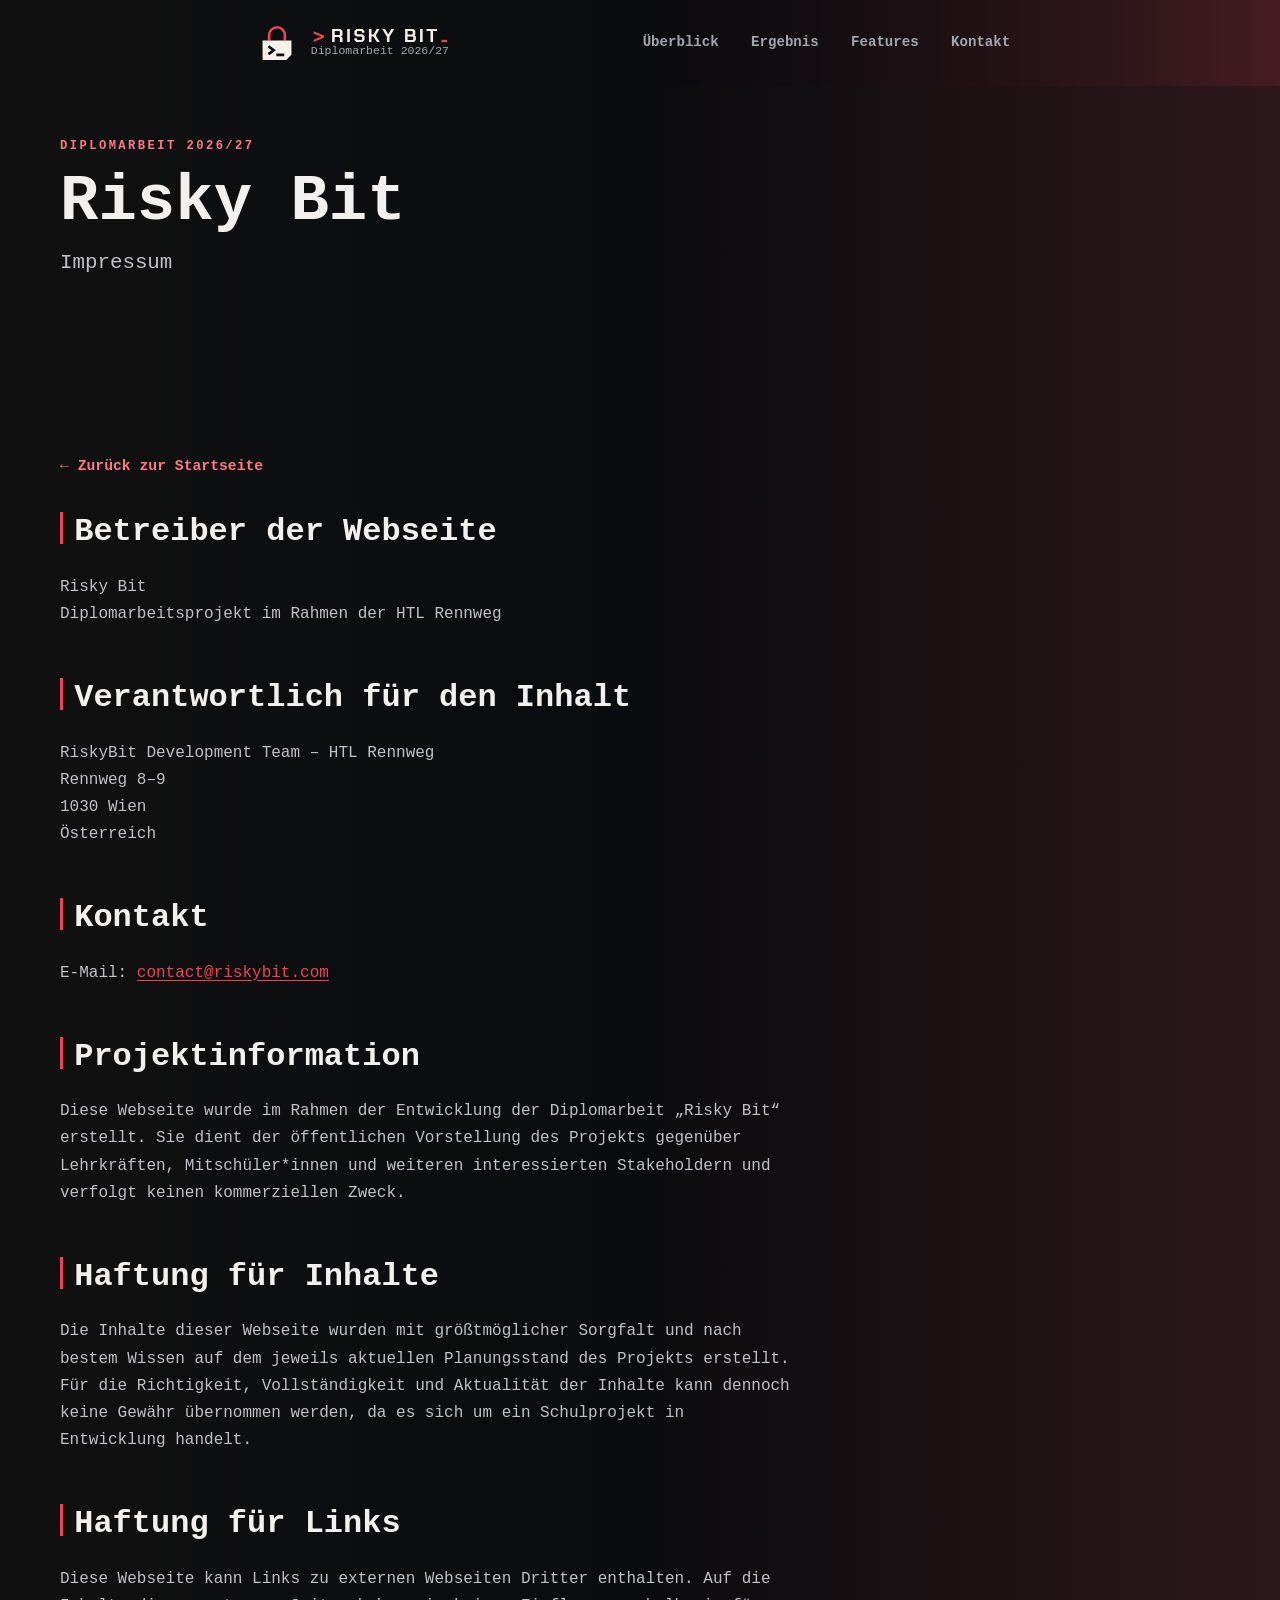
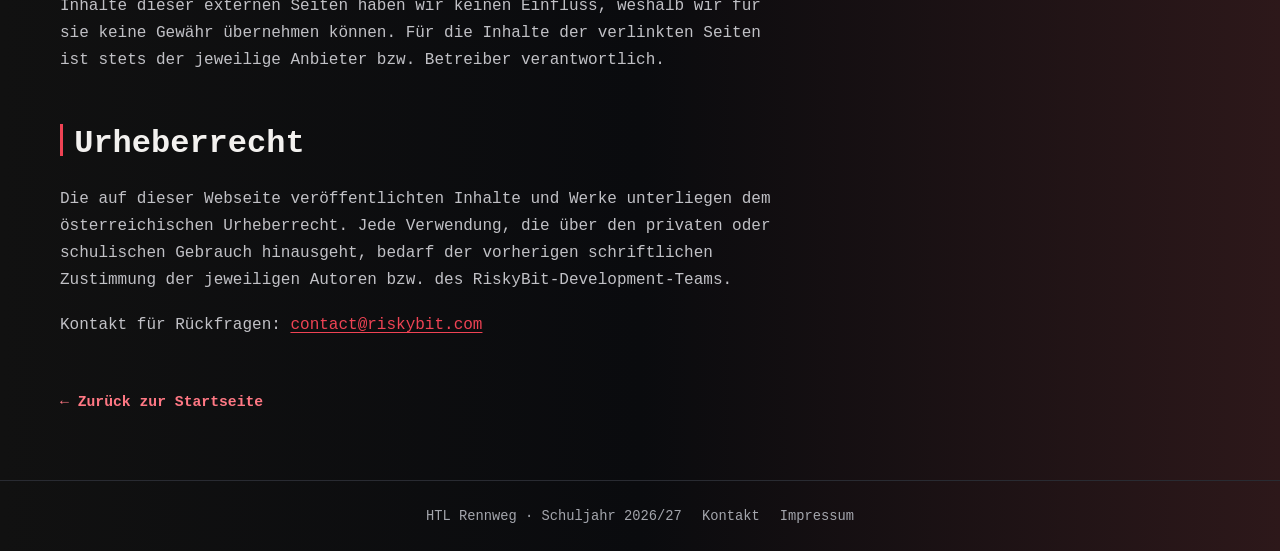
<file: UPDATED da-website/impressum.html>
<!DOCTYPE html>
<html lang="de">

<head>
  <meta charset="UTF-8">
  <meta name="viewport" content="width=device-width, initial-scale=1.0">
  <title>Impressum &ndash; Risky Bit</title>
  <link rel="stylesheet" href="style.css">
  <script src="./components.js" defer></script>
</head>

<body>

  <header class="site-header">
    <custom-header></custom-header>
    <div class="hero-inner hero-inner-compact">
      <p class="eyebrow">Diplomarbeit 2026/27</p>
      <h1>Risky Bit</h1>
      <p class="subtitle">Impressum</p>
    </div>
  </header>

  <main>

    <section class="content-section" id="zurueck">
      <a class="back-link" href="index.html">&larr; Zurück zur Startseite</a>
    </section>

    <section class="content-section" id="betreiber">
      <h2>Betreiber der Webseite</h2>
      <p>
        Risky Bit<br>
        Diplomarbeitsprojekt im Rahmen der HTL Rennweg
      </p>
    </section>

    <section class="content-section" id="verantwortlich">
      <h2>Verantwortlich für den Inhalt</h2>
      <p>
        RiskyBit Development Team &ndash; HTL Rennweg<br>
        Rennweg 8&ndash;9<br>
        1030 Wien<br>
        Österreich
      </p>
    </section>

    <section class="content-section" id="kontakt">
      <h2>Kontakt</h2>
      <p>
        E-Mail: <a href="mailto:contact@riskybit.com">contact@riskybit.com</a>
      </p>
    </section>

    <section class="content-section" id="projektinformation">
      <h2>Projektinformation</h2>
      <p>
        Diese Webseite wurde im Rahmen der Entwicklung der Diplomarbeit &bdquo;Risky Bit&ldquo; erstellt.
        Sie dient der öffentlichen Vorstellung des Projekts gegenüber Lehrkräften, Mitschüler*innen
        und weiteren interessierten Stakeholdern und verfolgt keinen kommerziellen Zweck.
      </p>
    </section>

    <section class="content-section" id="haftung-inhalte">
      <h2>Haftung für Inhalte</h2>
      <p>
        Die Inhalte dieser Webseite wurden mit größtmöglicher Sorgfalt und nach bestem Wissen auf
        dem jeweils aktuellen Planungsstand des Projekts erstellt. Für die Richtigkeit, Vollständigkeit
        und Aktualität der Inhalte kann dennoch keine Gewähr übernommen werden, da es sich um ein
        Schulprojekt in Entwicklung handelt.
      </p>
    </section>

    <section class="content-section" id="haftung-links">
      <h2>Haftung für Links</h2>
      <p>
        Diese Webseite kann Links zu externen Webseiten Dritter enthalten. Auf die Inhalte dieser
        externen Seiten haben wir keinen Einfluss, weshalb wir für sie keine Gewähr übernehmen können.
        Für die Inhalte der verlinkten Seiten ist stets der jeweilige Anbieter bzw. Betreiber
        verantwortlich.
      </p>
    </section>

    <section class="content-section" id="urheberrecht">
      <h2>Urheberrecht</h2>
      <p>
        Die auf dieser Webseite veröffentlichten Inhalte und Werke unterliegen dem österreichischen
        Urheberrecht. Jede Verwendung, die über den privaten oder schulischen Gebrauch hinausgeht,
        bedarf der vorherigen schriftlichen Zustimmung der jeweiligen Autoren bzw. des
        RiskyBit-Development-Teams.
      </p>
      <p>
        Kontakt für Rückfragen: <a href="mailto:contact@riskybit.com">contact@riskybit.com</a>
      </p>
    </section>

    <section class="content-section" id="zurueck-unten">
      <a class="back-link" href="index.html">&larr; Zurück zur Startseite</a>
    </section>

  </main>

  <footer class="site-footer">
    <p>HTL Rennweg &middot; Schuljahr 2026/27</p>
    <a href="kontakt.html">Kontakt</a>
    <a href="impressum.html">Impressum</a>
  </footer>

</body>

</html>
</file>
<file: style.css>
:root {
    --primary-color: #e13a4b;
    --secondary-color: #7a151f;
    --tertiary-color: #f3ede8;

    --bg-color: #070505;
    --bg-color-alt: #120d0d;
    --text-muted: #c8bcb7;
    --border-color: #35201f;

    --font-heading: "Georgia", "Iowan Old Style", "Times New Roman", serif;
    --font-body: "Segoe UI", "Helvetica Neue", Arial, sans-serif;

    --max-width: 1120px;

    --reveal-offset: 200px;
}

* {
    box-sizing: border-box;
}

html {
    scroll-behavior: smooth;
}

body {
    margin: 0;
    background-color: var(--bg-color);
    color: var(--tertiary-color);
    font-family: var(--font-body);
    line-height: 1.6;
    -webkit-font-smoothing: antialiased;
}

a {
    color: var(--primary-color);
}

a:focus-visible,
button:focus-visible {
    outline: 2px solid var(--primary-color);
    outline-offset: 3px;
}

.site-header {
    background:
            linear-gradient(180deg, rgba(225, 58, 75, 0.14), transparent 70%),
            var(--bg-color-alt);
    padding: 4.5rem 1.5rem 3.5rem;
    text-align: left;
}

.site-header .header-inner {
    max-width: var(--max-width);
    margin: 0 auto;
}

.site-header .eyebrow {
    color: var(--primary-color);
    font-size: 0.95rem;
    letter-spacing: 0.02em;
    margin: 0 0 0.75rem;
}

.site-header h1 {
    font-family: var(--font-heading);
    font-size: clamp(2rem, 4vw, 2.9rem);
    line-height: 1.15;
    margin: 0 0 1rem;
    color: var(--tertiary-color);
}

.site-header .subtitle {
    color: var(--text-muted);
    font-size: 1.1rem;
    max-width: 60ch;
    margin: 0;
}

main {
    max-width: var(--max-width);
    margin: 0 auto;
    padding: 0 1.5rem;
}

section {
    padding: 5rem 0;
}

section:last-of-type {
    border-bottom: none;
}

section h2 {
    font-family: var(--font-heading);
    font-size: 1.7rem;
    color: var(--tertiary-color);
    margin: 0 0 1.5rem;
}

section > p {
    max-width: 68ch;
    color: var(--tertiary-color);
}

.two-col {
    display: grid;
    grid-template-columns: 1fr;
    gap: 2.5rem;
}

@media (min-width: 800px) {
    .two-col {
        grid-template-columns: 1fr 1fr;
        gap: 3rem;
    }
}

.two-col .col h3 {
    font-family: var(--font-heading);
    font-size: 1.2rem;
    color: var(--tertiary-color);
    margin: 0 0 0.85rem;
}

.two-col .col p {
    color: var(--tertiary-color);
    margin: 0 0 1.25rem;
}

.image-placeholder {
    aspect-ratio: 16 / 10;
    width: 100%;
    background: repeating-linear-gradient(
            135deg,
            var(--bg-color-alt),
            var(--bg-color-alt) 10px,
            #170f0f 10px,
            #170f0f 20px
    );
    border: 1px dashed var(--border-color);
    display: flex;
    align-items: center;
    justify-content: center;
    text-align: center;
    color: var(--text-muted);
    font-size: 0.9rem;
    padding: 1rem;
    margin: 1.25rem 0;
}

.image-placeholder.small {
    aspect-ratio: 4 / 3;
}

.project-intro p,
.content-section p {
    margin-bottom: 1.1rem;
}

.problem-block {
    background-color: var(--bg-color-alt);
    border: 1px solid var(--border-color);
    padding: 1.5rem 1.75rem;
    margin-top: 1.75rem;
}

.problem-block h3 {
    font-family: var(--font-heading);
    font-size: 1.15rem;
    margin: 0 0 0.75rem;
    color: var(--tertiary-color);
}

.problem-block p {
    margin: 0;
    color: var(--text-muted);
}

.team-grid {
    display: grid;
    grid-template-columns: 1fr;
    gap: 1.25rem;
    list-style: none;
    margin: 0;
    padding: 0;
}

@media (min-width: 560px) {
    .team-grid {
        grid-template-columns: repeat(1, 1fr);
    }
}

@media (min-width: 980px) {
    .team-grid {
        grid-template-columns: repeat(2, 1fr);
    }
}

.team-member {
    background-color: var(--bg-color-alt);
    border: 1px solid var(--border-color);
    padding: 1.5rem;
    transition: border-color 0.15s ease;
    display: flex;
    flex-direction: column;
    gap: 0.4rem;
}

.team-member:hover {
    border-color: var(--secondary-color);
}

.team-member .member-name {
    font-family: var(--font-heading);
    font-size: 1.15rem;
    color: var(--tertiary-color);
    margin: 0;
}

.team-member .member-role {
    color: var(--primary-color);
    font-size: 0.95rem;
    margin: 0;
}

.team-member .member-area {
    color: var(--text-muted);
    font-size: 0.9rem;
    margin: 0.3rem 0 0;
    line-height: 1.5;
}

.team-member .member-email {
    margin-top: 0.6rem;
    font-size: 0.88rem;
    word-break: break-word;
}

.site-footer {
    border-top: 1px solid var(--border-color);
    margin-top: var(--reveal-offset);
    padding: 2rem 1.5rem;
    text-align: center;
    color: var(--text-muted);
    font-size: 0.9rem;
}

.back-link {
    display: inline-block;
    color: var(--primary-color);
    text-decoration: none;
    font-size: 0.95rem;
    margin-bottom: 1.5rem;
}

.back-link:hover {
    text-decoration: underline;
}

.button {
    display: inline-block;
    background-color: var(--primary-color);
    color: var(--bg-color);
    font-weight: 600;
    text-decoration: none;
    padding: 0.85rem 1.75rem;
    border: 1px solid var(--primary-color);
    transition: background-color 0.15s ease, color 0.15s ease;
}

.button:hover {
    background-color: transparent;
    color: var(--primary-color);
}

.cta-section {
    background-color: var(--bg-color-alt);
    border: 1px solid var(--border-color);
    padding: 2rem 2rem;
    display: flex;
    flex-wrap: wrap;
    align-items: center;
    justify-content: space-between;
    gap: 1.5rem;
}

.cta-section .cta-text h2 {
    border-left: none;
    padding-left: 0;
    margin-bottom: 0.5rem;
}

.cta-section .cta-text p {
    margin: 0;
    color: var(--text-muted);
    max-width: 55ch;
}

.feature-grid {
    display: grid;
    grid-template-columns: 1fr;
    gap: 1.75rem;
}

@media (min-width: 700px) {
    .feature-grid {
        grid-template-columns: repeat(2, 1fr);
    }
}

.feature-card {
    background-color: var(--bg-color-alt);
    border: 1px solid var(--border-color);
    padding: 1.75rem;
}

.feature-card h3 {
    font-family: var(--font-heading);
    font-size: 1.2rem;
    color: var(--tertiary-color);
    margin: 0 0 0.75rem;
}

.feature-card p {
    color: var(--text-muted);
    margin: 0;
}

@media (max-width: 600px) {
    .site-header {
        padding: 3rem 1.25rem 2.5rem;
    }

    section {
        padding: 2.5rem 0;
    }

    main {
        padding: 0 1.25rem;
    }
}

@media (prefers-reduced-motion: reduce) {
    html {
        scroll-behavior: auto;
    }

    .team-member {
        transition: none;
    }
}

@media (prefers-color-scheme: light) {
    :root {
        --primary-color: #c9283a;
        --secondary-color: #8c1c26;
        --tertiary-color: #1a1414;

        --bg-color: #faf7f5;
        --bg-color-alt: #f0e9e5;
        --text-muted: #5a4c48;
        --border-color: #ddd0ca;
    }

    .image-placeholder {
        background: repeating-linear-gradient(
                135deg,
                var(--bg-color-alt),
                var(--bg-color-alt) 10px,
                #e5dad4 10px,
                #e5dad4 20px
        );
    }

    .button {
        color: var(--bg-color);
    }
}

@keyframes fadeIn {
    0% {
        opacity: 0;
        transform: translateY(500px);
    }
    70% {
        opacity: 0;
        transform: translateY(500px);
    }
    100% {
        opacity: 1;
        transform: translateY(var(--reveal-offset));
    }
}

.reveal {
    animation: fadeIn linear both;
    animation-timeline: view();
    animation-range: entry 0% cover 50%;
}

img {
  width: 100%;
  height: 100%;
}
</file>
<file: UPDATED da-website/style.css>
:root {
    color-scheme: dark;
    --primary-color: #ef4354;
    --primary-soft: rgba(239, 67, 84, 0.12);
    --secondary-color: #8d2530;
    --bg-color: #0a0b0e;
    --bg-color-alt: #111318;
    --surface-raised: #17191f;
    --text-color: #f3f1ef;
    --text-muted: #a4a6ad;
    --border-color: #292b32;
    --band-background: rgba(239, 67, 84, 0.12);
    --card-accent: #ef4354;
    --step-accent: #ef4354;
    --card-accent: #ef4354;
    --font-heading: "Jetbrains Mono", monospace, sans-serif;
    --font-body: "Jetbrains Mono", monospace, sans-serif;
    --max-width: 1160px;
    --radius: 8px;
}

* {
    box-sizing: border-box;
}

html {
    scroll-behavior: smooth;
    scroll-padding-top: 2rem;
    overflow-x: clip;
}

body {
    margin: 0;
    overflow-x: clip;
    background:
        var(--bg-color);
    color: var(--text-color);
    font-family: var(--font-body);
    line-height: 1.7;
    -webkit-font-smoothing: antialiased;
    background:
        linear-gradient(270deg, var(--band-background), var(--bg-color), #111 100%);
}

a {
    color: var(--primary-color);
    text-underline-offset: 0.2em;
}

a:hover {
    color: #ff7884;
}

a:focus-visible,
button:focus-visible {
    outline: 2px solid var(--primary-color);
    outline-offset: 4px;
}

.site-header {
    position: relative;
    overflow: hidden;
    background-size: 40px 40px, 40px 40px, auto;
}

.header-inner,
.hero-inner,
main {
    width: min(100% - 3rem, var(--max-width));
    margin-inline: auto;
}

.header-inner {
    position: fixed;
    top: 0;
    left: 0;
    right: 0;
    z-index: 100;
    min-height: 86px;
    width: 100%;
    padding: 0 20vw;
    display: flex;
    align-items: center;
    justify-content: space-between;
    gap: 2rem;
    background:
        linear-gradient(270deg, var(--band-background), var(--bg-color), #111 100%);
}

.logo-container {
    display: flex;
    align-items: center;
    gap: 0.8rem;
}

.logo {
    width: 30vw;
    min-width: 500px;
}

.logo-icon {
    width: 2vw;
    min-width: 42px;
}

.brand-link {
    display: inline-flex;
    align-items: center;
    gap: 0.8rem;
    color: var(--text-color);
    text-decoration: none;
    flex-shrink: 0;
}

.brand-mark {
    width: 42px;
    height: 42px;
    display: grid;
    place-items: center;
    border: 1px solid rgba(239, 67, 84, 0.55);
    border-radius: 6px;
    background: var(--primary-soft);
    color: var(--primary-color);
    font-size: 0.88rem;
    font-weight: 800;
}

.brand-copy {
    display: grid;
    line-height: 1.3;
}

.brand-name {
    font-size: 1rem;
    font-weight: 700;
}

.brand-caption {
    color: var(--text-muted);
    font-size: 0.72rem;
}

.site-nav {
    display: flex;
    flex-wrap: wrap;
    align-items: center;
    justify-content: flex-end;
    gap: 0.3rem;
}

.site-nav a {
    padding: 0.55rem 0.8rem;
    border: 1px solid transparent;
    border-radius: 5px;
    color: var(--text-muted);
    font-size: 0.88rem;
    font-weight: 600;
    text-decoration: none;
    transition: color 160ms ease, background-color 160ms ease, border-color 160ms ease;
}

.site-nav a:hover,
.site-nav a.is-current {
    border-color: rgba(239, 67, 84, 0.24);
    background: var(--primary-soft);
    color: var(--text-color);
}

.site-nav a.is-current {
    color: #ff7784;
}

.hero-inner {
    position: relative;
    padding-block: clamp(3.4rem, 8vw, 6.8rem);
}

.eyebrow {
    margin: 0 0 0.8rem;
    color: #ff7884;
    font-size: 0.76rem;
    font-weight: 700;
    letter-spacing: 0.2em;
    text-transform: uppercase;
}

.hero-inner h1 {
    position: relative;
    z-index: 1;
    margin: 0;
    color: var(--text-color);
    font-family: var(--font-heading);
    font-size: clamp(2.8rem, 7vw, 5.3rem);
    font-weight: 750;
    line-height: 1.04;
}

.home.hero-inner h1 {
    position: relative;
    z-index: 1;
    margin-top: 10rem;
    color: var(--text-color);
    font-family: var(--font-heading);
    font-size: clamp(2.8rem, 7vw, 5.3rem);
    font-weight: 750;
    line-height: 1.04;
}

.hero-inner .subtitle {
    position: relative;
    z-index: 1;
    color: #c1c1c6;
    font-size: clamp(1.05rem, 2vw, 1.25rem);
}

.home.hero-inner .subtitle {
    position: relative;
    z-index: 1;
    margin: 10rem 0 2rem;
    color: #c1c1c6;
    font-size: clamp(1.05rem, 2vw, 1.25rem);
}

.hero-inner-compact {
    padding-block: 3rem 3.4rem;
}

.hero-inner-compact h1 {
    font-size: clamp(2.4rem, 5vw, 3.7rem);
}

.hero-inner-compact .subtitle {
    margin-top: 0.55rem;
}

main {
    padding-bottom: 1rem;
}

section {
    padding-block: clamp(2.7rem, 6vw, 4.5rem);
}

.content-section {
    padding-block: clamp(1rem, 1vw, 1rem);
}

section h2 {
    margin: 0 0 1.35rem;
    color: var(--text-color);
    font-family: var(--font-heading);
    font-size: clamp(1.55rem, 3vw, 2rem);
    font-weight: 700;
    line-height: 1.25;
}

section h2::before {
    display: inline-block;
    width: 3px;
    height: 1em;
    margin-right: 0.7rem;
    background: var(--primary-color);
    content: "";
    vertical-align: -0.12em;
}

section h3 {
    color: var(--text-color);
    font-family: var(--font-heading);
    font-size: 1.14rem;
    font-weight: 650;
    line-height: 1.4;
}

section > p {
    color: #c1c1c6;
}

section > p {
    max-width: 76ch;
}

.content-section p {
    margin-bottom: 1.1rem;
}

.button {
    display: inline-flex;
    align-items: center;
    justify-content: center;
    min-height: 46px;
    padding: 0.7rem 1.2rem;
    border: 1px solid var(--primary-color);
    border-radius: 5px;
    background: transparent;
    color: #ff7884;
    font-size: 0.92rem;
    font-weight: 700;
    text-decoration: none;
    transition: background-color 160ms ease, color 160ms ease, transform 160ms ease;
}

.button:hover {
    background: var(--primary-color);
    color: #16090b;
    transform: translateY(-1px);
}

.back-link {
    display: inline-flex;
    align-items: center;
    margin: 0;
    color: #ff7884;
    font-size: 0.92rem;
    font-weight: 600;
    text-decoration: none;
}

.back-link:hover {
    text-decoration: underline;
}

.team-grid {
    display: grid;
    grid-template-columns: repeat(2, minmax(0, 1fr));
    gap: 1rem;
    margin: 0;
    padding: 0;
    list-style: none;
}

.team-member {
    min-width: 0;
    padding: 1.5rem;
    border: 1px solid var(--border-color);
    border-radius: var(--radius);
    background: linear-gradient(145deg, rgba(255, 255, 255, 0.025), transparent 65%), var(--bg-color-alt);
    transition: border-color 160ms ease, transform 160ms ease;
}

.team-member:hover {
    border-color: rgba(239, 67, 84, 0.5);
    transform: translateY(-2px);
}

.team-member {
    display: flex;
    flex-direction: column;
    gap: 0.3rem;
}

.team-member .member-name {
    margin: 0;
    color: var(--text-color);
    font-size: 1.1rem;
    font-weight: 700;
}

.team-member .member-role {
    margin: 0;
    color: #ff7884;
    font-size: 0.92rem;
}

.team-member .member-area {
    margin: 0.45rem 0 0;
    color: var(--text-muted);
    font-size: 0.9rem;
    line-height: 1.55;
}

.team-member .member-email {
    margin-top: 0.55rem;
    font-size: 0.86rem;
    overflow-wrap: anywhere;
}

.site-footer {
    display: flex;
    align-items: center;
    justify-content: center;
    flex-wrap: wrap;
    gap: 0.35rem 1.25rem;
    margin-top: 2rem;
    padding: 1.5rem;
    border-top: 1px solid var(--border-color);
    color: var(--text-muted);
    font-size: 0.86rem;
}

.site-footer p {
    margin: 0;
}

.site-footer a {
    color: var(--text-muted);
    text-decoration: none;
}

.site-footer a:hover {
    color: #ff7884;
}

@media (max-width: 760px) {
    .header-inner,
    .hero-inner,
    main {
        width: min(100% - 2rem, var(--max-width));
    }

    .header-inner {
        min-height: 0;
        align-items: flex-start;
        flex-direction: column;
        gap: 0.9rem;
        padding-block: 1rem;
    }

    .site-nav {
        width: 100%;
        justify-content: flex-start;
        gap: 0.15rem;
    }

    .site-nav a {
        padding: 0.45rem 0.65rem;
        font-size: 0.82rem;
    }

    .hero-inner {
        padding-block: 3.5rem;
    }

    .hero-inner-compact {
        padding-block: 2.6rem 3rem;
    }

    .team-grid {
        grid-template-columns: 1fr;
    }

    .hero-inner::before {
        right: 3%;
        opacity: 0.6;
    }
}

@media (max-width: 420px) {
    .site-nav a {
        padding-inline: 0.48rem;
        font-size: 0.78rem;
    }

    .team-member {
        padding: 1.2rem;
    }
}

@media (prefers-reduced-motion: reduce) {
    *,
    *::before,
    *::after {
        scroll-behavior: auto !important;
        transition-duration: 0.01ms !important;
    }
}

.hero-inner {
    padding-block: clamp(4.5rem, 11vw, 8.5rem);
}

.hero-inner h1 {
    max-width: none;
    font-size: clamp(3rem, 8vw, 6.4rem);
}

.hero-inner-compact h1 {
    max-width: 24ch;
    font-size: clamp(2.4rem, 5vw, 4.2rem);
}

.hero-inner .subtitle {
    font-size: clamp(1.05rem, 2vw, 1.3rem);
    line-height: 1.7;
}

.hero-actions,
.cta-actions {
    display: flex;
    align-items: center;
    flex-wrap: wrap;
    gap: 1.25rem;
    margin-top: 1.8rem;
}

.text-link {
    color: var(--text-color);
    font-size: 0.94rem;
    font-weight: 650;
    text-decoration: none;
}

.text-link:hover {
    color: #ff7884;
}

.button span {
    margin-left: 0.4rem;
}

.landing-section {
    padding-block: 4rem, 8vw, 7rem;
}

.section-heading {
    max-width: 760px;
    margin-bottom: 2rem;
}

.section-heading .eyebrow {
    margin-bottom: 0.6rem;
}

.section-heading h2,
.landing-cta h2 {
    margin: 0 0 1rem;
    font-size: clamp(2rem, 4vw, 3.2rem);
}

.section-heading h2::before,
.landing-cta h2::before {
    display: none;
}

.section-heading > p:last-child,
.landing-cta > div:first-child > p:last-child {
    max-width: 68ch;
    margin: 0;
    color: #c1c1c6;
    font-size: 1.05rem;
}

.product-band {
    position: relative;
    z-index: 0;
    width: 100%;
    padding: 0;
    border: 0;
    isolation: isolate;
}

.product-band::before {
    position: absolute;
    z-index: -1;
    inset: 0 auto 0 50%;
    width: 100vw;
    background:
        linear-gradient(90deg, var(--band-background), transparent 100%);
    content: "";
    transform: translateX(-50%);
}

.band-content {
    padding-block: clamp(1.7rem, 4vw, 2.5rem);
}

.band-content-split {
    display: flex;
    align-items: center;
    justify-content: space-between;
    gap: 2rem;
}

.band-label,
.result-kicker,
.value-index {
    display: inline-block;
    color: var(--band-accent);
    font-size: 0.72rem;
    font-weight: 750;
    text-transform: uppercase;
}

.band-content p {
    max-width: 74ch;
    margin: 0.5rem 0 0;
    color: #f3f1ef;
    font-size: clamp(1.05rem, 2.2vw, 1.4rem);
    font-weight: 600;
    line-height: 1.5;
}

.band-content .band-note {
    display: block;
    margin-top: 0.4rem;
    color: #c5c2c8;
    font-size: 0.88rem;
}

.band-link {
    flex: 0 0 auto;
    color: var(--band-accent);
    font-size: 0.9rem;
    font-weight: 700;
    text-decoration: none;
}

.band-content a:not(.band-link) {
    color: var(--band-accent);
}

.band-icon {
    display: grid;
    width: 58px;
    height: 58px;
    flex: 0 0 auto;
    place-items: center;
    border: 1px solid color-mix(in srgb, var(--band-accent) 45%, transparent);
    border-radius: 12px;
    color: var(--band-accent);
    font-size: 1.1rem;
    font-weight: 800;
}

.value-grid,
.result-grid {
    display: grid;
    grid-template-columns: repeat(3, minmax(0, 1fr));
    gap: 1rem;
}

.result-grid {
    grid-template-columns: repeat(2, minmax(0, 1fr));
}

.value-card,
.result-card {
    min-width: 0;
    padding: clamp(1.3rem, 3vw, 1.8rem);
    border: 1px solid var(--border-color);
    border-radius: var(--radius);
}

.value-card h3,
.result-card h3 {
    margin: 1.1rem 0 0.55rem;
    font-size: 1.15rem;
}

.value-card p,
.result-card p {
    margin: 0;
    color: #bfc0c6;
    font-size: 0.94rem;
}

.journey-list {
    position: relative;
    display: grid;
    gap: 0.8rem;
    margin: 0;
    padding: 0;
    list-style: none;
}

.journey-step {
    display: grid;
    grid-template-columns: 52px minmax(0, 1fr) auto;
    align-items: center;
    gap: 1rem;
    padding: 1.15rem 1.3rem;
    border: 1px solid var(--border-color);
    border-radius: var(--radius);
    background: var(--bg-color-alt);
}

.journey-number {
    color: var(--step-accent);
    font-size: 1.15rem;
    font-weight: 800;
    font-variant-numeric: tabular-nums;
}

.journey-step h3 {
    margin: 0;
    font-size: 1rem;
}

.journey-step p {
    margin: 0.25rem 0 0;
    color: #aeb0b7;
    font-size: 0.9rem;
}

.journey-tag {
    padding: 0.35rem 0.6rem;
    border: 1px solid color-mix(in srgb, var(--step-accent) 30%, transparent);
    border-radius: 999px;
    color: var(--step-accent);
    font-size: 0.73rem;
    font-weight: 650;
    white-space: nowrap;
}

.landing-cta {
    display: flex;
    align-items: center;
    justify-content: space-between;
    gap: 2rem;
    margin-block: 2rem 4rem;
    padding: clamp(1.6rem, 5vw, 3.3rem);
    border: 1px solid #38303a;
    border-radius: 12px;
    background:
        radial-gradient(ellipse at 85% 50%, rgba(134, 74, 140, 0.16), transparent 55%),
        var(--bg-color-alt);
}

.landing-cta > div:first-child {
    max-width: 660px;
}

.landing-cta .cta-actions {
    flex: 0 0 auto;
    align-items: flex-start;
    flex-direction: column;
    margin: 0;
}

.landing-cta .cta-actions .text-link {
    padding-left: 0.2rem;
}

@media (max-width: 760px) {
    .value-grid {
        grid-template-columns: 1fr;
    }

    .result-grid {
        grid-template-columns: 1fr;
    }

    .journey-step {
        grid-template-columns: 42px minmax(0, 1fr);
    }

    .journey-tag {
        grid-column: 2;
        justify-self: start;
    }

    .band-content-split,
    .landing-cta {
        align-items: flex-start;
        flex-direction: column;
    }

    .landing-cta .cta-actions {
        align-items: flex-start;
    }
}
</file>
<file: da-website-restyled/UPDATED da-website/style.css>
/* ==========================================================================
   Risky Bit – Diplomarbeit website
   Theme: dark "terminal / HUD" look (matches the Risky Bit platform)
   Only colors, typography and layout styling – no content.
   ========================================================================== */

@import url("https://fonts.googleapis.com/css2?family=Bai+Jamjuree:wght@500;600;700&family=IBM+Plex+Sans:wght@400;500;600&family=JetBrains+Mono:wght@400;500;700&display=swap");

:root {
    color-scheme: dark;

    /* palette */
    --primary-color: #e03a4a;
    --primary-hover: #ef4f5e;
    --primary-soft: rgba(224, 58, 74, 0.10);
    --primary-line: rgba(224, 58, 74, 0.28);
    --primary-dim: rgba(224, 58, 74, 0.14);
    --bg-color: #060505;
    --bg-color-alt: #100c0c;
    --surface-raised: #161111;
    --text-color: #f3eee9;
    --text-body: #cfc6c2;
    --text-muted: #9d928f;
    --border-color: #2a2022;
    --grid-line: rgba(255, 255, 255, 0.035);
    --band-accent: var(--primary-color);
    --step-accent: var(--primary-color);

    /* type */
    --font-heading: "Bai Jamjuree", "Space Grotesk", "Segoe UI", system-ui, sans-serif;
    --font-body: "IBM Plex Sans", "Segoe UI", system-ui, sans-serif;
    --font-mono: "JetBrains Mono", ui-monospace, "SFMono-Regular", Menlo, Consolas, monospace;

    --max-width: 1160px;
    --header-height: 72px;
    --cut: 18px; /* clipped-corner size */
}

* {
    box-sizing: border-box;
}

html {
    scroll-behavior: smooth;
    scroll-padding-top: calc(var(--header-height) + 1.5rem);
    overflow-x: clip;
}

body {
    position: relative;
    min-height: 100vh;
    margin: 0;
    overflow-x: clip;
    background: var(--bg-color);
    color: var(--text-color);
    font-family: var(--font-body);
    font-size: 1rem;
    line-height: 1.65;
    -webkit-font-smoothing: antialiased;
}

/* ---------- Background decoration (grid, outlined squares, HUD frame) ---------- */

/* grid + nested outlined squares + dark-red glow */
body::before {
    position: fixed;
    inset: 0;
    z-index: -2;
    pointer-events: none;
    content: "";
    background:
        url("data:image/svg+xml,%3Csvg xmlns='http://www.w3.org/2000/svg' viewBox='0 0 800 800' fill='none' stroke='%23e03a4a'%3E%3Cg transform='rotate(-16 400 400)'%3E%3Crect x='60' y='60' width='680' height='680' stroke-opacity='.22'/%3E%3Crect x='140' y='140' width='520' height='520' stroke-opacity='.26'/%3E%3Crect x='220' y='220' width='360' height='360' stroke-opacity='.30'/%3E%3Crect x='300' y='300' width='200' height='200' stroke-opacity='.34'/%3E%3C/g%3E%3C/svg%3E")
            right -140px top -60px / min(900px, 80vw) no-repeat,
        linear-gradient(var(--grid-line) 1px, transparent 1px) 0 0 / 40px 40px,
        linear-gradient(90deg, var(--grid-line) 1px, transparent 1px) 0 0 / 40px 40px,
        var(--bg-color);
}

/* HUD corner brackets at the viewport corners (bottom-left / bottom-right) */
body::after {
    position: fixed;
    inset: 0;
    z-index: -1;
    pointer-events: none;
    content: "";
    --b: 2px solid rgba(224, 58, 74, 0.55);
    background:
        linear-gradient(var(--primary-color), var(--primary-color)) 18px calc(100% - 18px) / 1px 70px no-repeat,
        linear-gradient(var(--primary-color), var(--primary-color)) 18px calc(100% - 18px) / 78px 1px no-repeat,
        linear-gradient(var(--primary-color), var(--primary-color)) calc(100% - 18px) calc(100% - 18px) / 1px 70px no-repeat,
        linear-gradient(var(--primary-color), var(--primary-color)) calc(100% - 18px) calc(100% - 18px) / 78px 1px no-repeat;
    opacity: 0.45;
}

/* ---------- Links ---------- */

.github-icon {
    margin-right: 1em;
}

a {
    color: var(--primary-color);
    text-underline-offset: 0.2em;
}

a:hover {
    color: var(--primary-hover);
}

a:focus-visible,
button:focus-visible {
    outline: 2px solid var(--primary-color);
    outline-offset: 4px;
}

::selection {
    background: var(--primary-color);
    color: #0a0505;
}

/* ---------- Header ---------- */

.site-header {
    position: relative;
}

.header-inner,
.hero-inner,
main {
    width: min(100% - 3rem, var(--max-width));
    margin-inline: auto;
}

.header-inner {
    position: sticky;
    top: 0;
    z-index: 100;
    width: 100%;
    min-height: var(--header-height);
    margin: 0;
    padding: 0.6rem max(1.5rem, calc((100% - var(--max-width)) / 2));
    display: flex;
    align-items: stretch;
    justify-content: space-between;
    gap: 2rem;
    border-bottom: 1px solid var(--primary-line);
    background: rgba(8, 6, 6, 0.88);
    backdrop-filter: blur(8px);
}

.brand-link {
    display: inline-flex;
    align-items: center;
    gap: 0.9rem;
    flex-shrink: 0;
    color: var(--text-color);
    text-decoration: none;
}

.logo-icon {
    width: 38px;
    min-width: 0;
    height: auto;
}

.logo-header {
    display: block;
    width: 118px;
    height: auto;
}

.brand-copy {
    display: grid;
    gap: 0.15rem;
    line-height: 1.2;
}

.brand-caption {
    color: var(--text-muted);
    font-family: var(--font-mono);
    font-size: 0.66rem;
    letter-spacing: 0.08em;
}

.site-nav {
    display: flex;
    flex-wrap: wrap;
    align-items: stretch;
    justify-content: flex-end;
    gap: 0.25rem;
}

.site-nav a {
    position: relative;
    display: inline-flex;
    align-items: center;
    padding: 0 1rem;
    border: 0;
    color: var(--text-muted);
    font-family: var(--font-heading);
    font-size: 0.76rem;
    font-weight: 700;
    letter-spacing: 0.16em;
    text-decoration: none;
    text-transform: uppercase;
    transition: color 160ms ease, background-color 160ms ease;
}

.site-nav a::after {
    position: absolute;
    right: 0.6rem;
    bottom: -0.62rem; /* sits on the header's bottom border */
    left: 0.6rem;
    height: 2px;
    background: var(--primary-color);
    content: "";
    transform: scaleX(0);
    transform-origin: left;
    transition: transform 200ms ease;
}

.site-nav a:hover {
    background: var(--primary-soft);
    color: var(--text-color);
}

.site-nav a:hover::after,
.site-nav a.is-current::after {
    transform: scaleX(1);
}

.site-nav a.is-current {
    background: var(--primary-soft);
    color: var(--text-color);
}

/* ---------- Hero ---------- */

.hero-inner {
    position: relative;
    padding-block: clamp(3.5rem, 9vw, 7rem);
}

.logo-container {
    margin-bottom: clamp(1.8rem, 4vw, 3rem);
}

.logo {
    display: block;
    width: min(100%, 420px);
    min-width: 0;
    height: auto;
}

.eyebrow {
    margin: 0 0 0.8rem;
    color: var(--primary-color);
    font-family: var(--font-heading);
    font-size: 0.74rem;
    font-weight: 700;
    letter-spacing: 0.24em;
    text-transform: uppercase;
}

.hero-inner h1 {
    position: relative;
    z-index: 1;
    max-width: 18ch;
    margin: 0;
    color: var(--text-color);
    font-family: var(--font-heading);
    font-size: clamp(2.6rem, 6.6vw, 5rem);
    font-weight: 700;
    letter-spacing: -0.01em;
    line-height: 1.06;
}

.hero-inner h1 .accent {
    color: var(--primary-color);
}

.hero-inner .subtitle {
    position: relative;
    z-index: 1;
    max-width: 62ch;
    margin: 1.6rem 0 0;
    color: var(--text-body);
    font-size: clamp(1rem, 1.6vw, 1.125rem);
    line-height: 1.75;
}

.hero-inner-compact {
    padding-block: clamp(2.5rem, 6vw, 4.5rem);
}

.hero-inner-compact h1 {
    max-width: 24ch;
    font-size: clamp(2.2rem, 5vw, 3.6rem);
}

.hero-inner-compact .subtitle {
    margin-top: 0.5rem;
    color: var(--text-muted);
    font-family: var(--font-heading);
    font-size: 0.95rem;
    letter-spacing: 0.2em;
    text-transform: uppercase;
}

.hero-actions,
.cta-actions {
    display: flex;
    align-items: center;
    flex-wrap: wrap;
    gap: 1.25rem;
    margin-top: 2rem;
}

/* ---------- Layout / sections ---------- */

.img-preview {
    width: 100%;
    height: auto;
    aspect-ratio: 16/9;
}

.img-team {
    width: 100%;
    opacity: 80%;
    height: auto;
}

main {
    padding-bottom: 1rem;
}

section {
    padding-block: clamp(2.5rem, 6vw, 4.5rem);
}

.content-section {
    padding-block: 0.9rem;
}

.landing-section {
    padding-block: clamp(2.5rem, 6vw, 4.5rem);
}

section h2 {
    margin: 0 0 1.2rem;
    color: var(--text-color);
    font-family: var(--font-heading);
    font-size: clamp(1.4rem, 2.6vw, 1.8rem);
    font-weight: 700;
    line-height: 1.25;
}

section h2::before {
    display: inline-block;
    width: 3px;
    height: 0.95em;
    margin-right: 0.7rem;
    background: var(--primary-color);
    content: "";
    vertical-align: -0.1em;
}

section h3 {
    color: var(--text-color);
    font-family: var(--font-heading);
    font-size: 1.1rem;
    font-weight: 600;
    line-height: 1.35;
}

section > p,
.content-section p {
    max-width: 72ch;
    color: var(--text-body);
}

.content-section p {
    margin-bottom: 1.1rem;
}

.section-heading {
    max-width: 780px;
    margin-bottom: 2.2rem;
}

.section-heading h2,
.landing-cta h2 {
    margin: 0 0 1rem;
    font-size: clamp(1.8rem, 3.6vw, 2.8rem);
    letter-spacing: -0.01em;
}

.section-heading h2::before,
.landing-cta h2::before {
    display: none;
}

.section-heading > p:last-child,
.landing-cta > div:first-child > p:last-child {
    max-width: 66ch;
    margin: 0;
    color: var(--text-body);
    font-size: 1.02rem;
}

/* ---------- Buttons & links ---------- */

.button {
    display: inline-flex;
    align-items: center;
    justify-content: center;
    min-height: 46px;
    padding: 0.7rem 1.4rem;
    border: 1px solid var(--border-color);
    border-radius: 0;
    background: var(--bg-color);
    color: var(--text-color);
    font-family: var(--font-heading);
    font-size: 0.78rem;
    font-weight: 700;
    letter-spacing: 0.16em;
    text-decoration: none;
    text-transform: uppercase;
    transition: background-color 160ms ease, color 160ms ease, border-color 160ms ease;
}

.button:hover {
    border-color: var(--primary-color);
    background: var(--primary-color);
    color: #0a0505;
}

.button span {
    margin-left: 0.55rem;
}

.text-link {
    color: var(--text-color);
    font-family: var(--font-heading);
    font-size: 0.78rem;
    font-weight: 700;
    letter-spacing: 0.14em;
    text-decoration: none;
    text-transform: uppercase;
}

.text-link:hover {
    color: var(--primary-color);
}

.back-link {
    display: inline-flex;
    align-items: center;
    margin: 0;
    color: var(--primary-color);
    font-family: var(--font-heading);
    font-size: 0.78rem;
    font-weight: 700;
    letter-spacing: 0.14em;
    text-decoration: none;
    text-transform: uppercase;
}

.back-link:hover {
    color: var(--primary-hover);
}

/* ---------- Panels (bracketed cards) ---------- */

.value-card,
.result-card,
.team-member,
.landing-cta,
.product-band {
    position: relative;
    border: 1px solid var(--border-color);
    border-radius: 0;
    background: var(--bg-color-alt);
}

/* red HUD corner brackets: top-left + bottom-right */
.value-card::before,
.result-card::before,
.team-member::before,
.landing-cta::before,
.product-band::before,
.value-card::after,
.result-card::after,
.team-member::after,
.landing-cta::after,
.product-band::after {
    position: absolute;
    width: 14px;
    height: 14px;
    pointer-events: none;
    content: "";
    transition: width 200ms ease, height 200ms ease;
}

.value-card::before,
.result-card::before,
.team-member::before,
.landing-cta::before,
.product-band::before {
    top: -1px;
    left: -1px;
    border-top: 2px solid var(--primary-color);
    border-left: 2px solid var(--primary-color);
}

.value-card::after,
.result-card::after,
.team-member::after,
.landing-cta::after,
.product-band::after {
    right: -1px;
    bottom: -1px;
    border-right: 2px solid var(--primary-color);
    border-bottom: 2px solid var(--primary-color);
}

.value-card:hover::before,
.result-card:hover::before,
.team-member:hover::before,
.value-card:hover::after,
.result-card:hover::after,
.team-member:hover::after {
    width: 26px;
    height: 26px;
}

.value-card:hover,
.result-card:hover,
.team-member:hover {
    border-color: var(--primary-line);
}

.value-grid,
.result-grid {
    display: grid;
    grid-template-columns: repeat(3, minmax(0, 1fr));
    gap: 1.1rem;
}

.result-grid {
    grid-template-columns: repeat(2, minmax(0, 1fr));
}

.value-card,
.result-card {
    min-width: 0;
    padding: clamp(1.3rem, 3vw, 1.8rem);
    transition: border-color 160ms ease;
}

.band-label,
.result-kicker,
.value-index {
    display: inline-block;
    color: var(--primary-color);
    font-family: var(--font-heading);
    font-size: 0.7rem;
    font-weight: 700;
    letter-spacing: 0.2em;
    text-transform: uppercase;
}

.value-card h3,
.result-card h3 {
    margin: 0.9rem 0 0.55rem;
    font-size: 1.15rem;
}

.value-card p,
.result-card p {
    margin: 0;
    color: var(--text-body);
    font-size: 0.95rem;
}

/* ---------- Info band ("Kontrolliert und isoliert", "Projektkontakt") ---------- */

.product-band {
    z-index: 0;
    width: 100%;
    margin-block: 1rem;
    padding: 0;
    border-left: 3px solid var(--primary-color);
    background:
        var(--bg-color-alt);
    clip-path: polygon(0 0, 100% 0, 100% calc(100% - var(--cut)), calc(100% - var(--cut)) 100%, 0 100%);
}

.product-band::before,
.product-band::after {
    display: none;
}

.band-content {
    padding: clamp(1.4rem, 3.4vw, 2.2rem) clamp(1.3rem, 3.4vw, 2.2rem);
}

.band-content-split {
    display: flex;
    align-items: center;
    justify-content: space-between;
    gap: 2rem;
}

.band-content p {
    max-width: 74ch;
    margin: 0.5rem 0 0;
    color: var(--text-color);
    font-family: var(--font-heading);
    font-size: clamp(1.02rem, 2vw, 1.3rem);
    font-weight: 600;
    line-height: 1.5;
}

.band-content .band-note {
    display: block;
    margin-top: 0.4rem;
    color: var(--text-muted);
    font-size: 0.88rem;
}

.band-link {
    flex: 0 0 auto;
    color: var(--primary-color);
    font-family: var(--font-heading);
    font-size: 0.78rem;
    font-weight: 700;
    letter-spacing: 0.16em;
    text-decoration: none;
    text-transform: uppercase;
}

.band-link:hover {
    color: var(--primary-hover);
}

.band-content a:not(.band-link) {
    color: var(--primary-color);
}

.band-icon {
    display: grid;
    width: 58px;
    height: 58px;
    flex: 0 0 auto;
    place-items: center;
    border: 1px solid var(--primary-line);
    color: var(--primary-color);
    font-size: 1.1rem;
    font-weight: 800;
}

/* ---------- Journey list (Lernpfad) ---------- */

.journey-list {
    position: relative;
    display: grid;
    gap: 0.7rem;
    margin: 0;
    padding: 0;
    list-style: none;
}

.journey-step {
    position: relative;
    display: grid;
    grid-template-columns: 56px minmax(0, 1fr) auto;
    align-items: center;
    gap: 1rem;
    padding: 1.1rem 1.3rem;
    border: 1px solid var(--border-color);
    border-left: 2px solid var(--primary-color);
    border-radius: 0;
    background: var(--bg-color-alt);
    transition: border-color 160ms ease, background-color 160ms ease;
}

.journey-step:hover {
    border-color: var(--primary-line);
    border-left-color: var(--primary-color);
    background: var(--surface-raised);
}

.journey-number {
    color: var(--step-accent);
    font-family: var(--font-mono);
    font-size: 1.15rem;
    font-weight: 700;
    font-variant-numeric: tabular-nums;
}

.journey-step h3 {
    margin: 0;
    font-size: 1.02rem;
}

.journey-step p {
    margin: 0.25rem 0 0;
    color: var(--text-muted);
    font-size: 0.92rem;
}

.journey-tag {
    padding: 0.35rem 0.7rem;
    border: 1px solid var(--primary-line);
    border-radius: 0;
    background: var(--primary-soft);
    color: var(--primary-color);
    font-family: var(--font-heading);
    font-size: 0.68rem;
    font-weight: 700;
    letter-spacing: 0.14em;
    text-transform: uppercase;
    white-space: nowrap;
}

/* ---------- Team ---------- */

.team-grid {
    display: grid;
    grid-template-columns: repeat(2, minmax(0, 1fr));
    gap: 1.1rem;
    margin: 0;
    padding: 0;
    list-style: none;
}

.team-member {
    display: flex;
    flex-direction: column;
    gap: 0.3rem;
    min-width: 0;
    padding: 1.5rem;
    transition: border-color 160ms ease;
}

.team-member .member-name {
    margin: 0;
    color: var(--text-color);
    font-family: var(--font-heading);
    font-size: 1.15rem;
    font-weight: 700;
}

.team-member .member-role {
    margin: 0;
    color: var(--primary-color);
    font-family: var(--font-heading);
    font-size: 0.74rem;
    font-weight: 700;
    letter-spacing: 0.14em;
    text-transform: uppercase;
}

.team-member .member-area {
    margin: 0.5rem 0 0;
    color: var(--text-body);
    font-size: 0.92rem;
    line-height: 1.55;
}

.team-member .member-email {
    margin-top: 0.6rem;
    font-family: var(--font-mono);
    font-size: 0.8rem;
    overflow-wrap: anywhere;
}

/* ---------- CTA panel ---------- */

.landing-cta {
    display: flex;
    align-items: center;
    justify-content: space-between;
    gap: 2rem;
    margin-block: 2rem 4rem;
    padding: clamp(1.6rem, 5vw, 3.3rem);
    background:
        radial-gradient(ellipse at 85% 50%, rgba(224, 58, 74, 0.12), transparent 55%),
        var(--bg-color-alt);
}

.landing-cta > div:first-child {
    max-width: 660px;
}

.landing-cta .cta-actions {
    flex: 0 0 auto;
    align-items: flex-start;
    flex-direction: column;
    margin: 0;
}

/* ---------- Footer ---------- */

.site-footer {
    display: flex;
    align-items: center;
    flex-wrap: wrap;
    gap: 0.35rem 1.5rem;
    margin-top: 2rem;
    padding: 1.1rem max(1.5rem, calc((100% - var(--max-width)) / 2));
    border-top: 1px solid var(--primary-line);
    background: rgba(8, 6, 6, 0.85);
    color: var(--text-muted);
    font-size: 0.82rem;
}

.site-footer p {
    margin: 0 auto 0 0;
}

.site-footer a {
    color: var(--text-muted);
    font-family: var(--font-heading);
    font-size: 0.72rem;
    font-weight: 700;
    letter-spacing: 0.16em;
    text-decoration: none;
    text-transform: uppercase;
}

.site-footer a:hover {
    color: var(--primary-color);
}

/* ---------- Responsive ---------- */

@media (max-width: 900px) {
    .value-grid {
        grid-template-columns: 1fr;
    }
}

@media (max-width: 760px) {
    .hero-inner,
    main {
        width: min(100% - 2rem, var(--max-width));
    }

    .header-inner {
        padding: 0.8rem 1rem 0;
        flex-direction: column;
        align-items: flex-start;
        gap: 0.6rem;
    }

    .site-nav {
        width: 100%;
        justify-content: flex-start;
        gap: 0;
        margin-inline: -0.4rem;
    }

    .site-nav a {
        padding: 0.7rem 0.6rem;
        font-size: 0.7rem;
        letter-spacing: 0.12em;
    }

    .site-nav a::after {
        bottom: 0;
    }

    .result-grid,
    .team-grid {
        grid-template-columns: 1fr;
    }

    .journey-step {
        grid-template-columns: 42px minmax(0, 1fr);
    }

    .journey-tag {
        grid-column: 2;
        justify-self: start;
    }

    .band-content-split,
    .landing-cta {
        align-items: flex-start;
        flex-direction: column;
    }

    .site-footer {
        padding-inline: 1rem;
    }
}

@media (max-width: 420px) {
    .team-member {
        padding: 1.2rem;
    }

    .logo-header {
        width: 100px;
    }
}

@media (prefers-reduced-motion: reduce) {
    *,
    *::before,
    *::after {
        scroll-behavior: auto !important;
        transition-duration: 0.01ms !important;
    }
}
</file>
<file: da-webseite/style.css>
:root {
    --primary-color: #e13a4b;
    --secondary-color: #7a151f;
    --tertiary-color: #f3ede8;

    --bg-color: #070505;
    --bg-color-alt: #120d0d;
    --text-muted: #c8bcb7;
    --border-color: #35201f;

    --font-heading: "Georgia", "Iowan Old Style", "Times New Roman", serif;
    --font-body: "Segoe UI", "Helvetica Neue", Arial, sans-serif;

    --max-width: 1120px;

    --reveal-offset: 200px;
}

* {
    box-sizing: border-box;
}

html {
    scroll-behavior: smooth;
}

body {
    margin: 0;
    background-color: var(--bg-color);
    color: var(--tertiary-color);
    font-family: var(--font-body);
    line-height: 1.6;
    -webkit-font-smoothing: antialiased;
}

a {
    color: var(--primary-color);
}

a:focus-visible,
button:focus-visible {
    outline: 2px solid var(--primary-color);
    outline-offset: 3px;
}

.site-header {
    background:
            linear-gradient(180deg, rgba(225, 58, 75, 0.14), transparent 70%),
            var(--bg-color-alt);
    padding: 4.5rem 1.5rem 3.5rem;
    text-align: left;
}

.site-header .header-inner {
    max-width: var(--max-width);
    margin: 0 auto;
}

.site-header .eyebrow {
    color: var(--primary-color);
    font-size: 0.95rem;
    letter-spacing: 0.02em;
    margin: 0 0 0.75rem;
}

.site-header h1 {
    font-family: var(--font-heading);
    font-size: clamp(2rem, 4vw, 2.9rem);
    line-height: 1.15;
    margin: 0 0 1rem;
    color: var(--tertiary-color);
}

.site-header .subtitle {
    color: var(--text-muted);
    font-size: 1.1rem;
    max-width: 60ch;
    margin: 0;
}

main {
    max-width: var(--max-width);
    margin: 0 auto;
    padding: 0 1.5rem;
}

section {
    padding: 5rem 0;
}

section:last-of-type {
    border-bottom: none;
}

section h2 {
    font-family: var(--font-heading);
    font-size: 1.7rem;
    color: var(--tertiary-color);
    margin: 0 0 1.5rem;
}

section > p {
    max-width: 68ch;
    color: var(--tertiary-color);
}

.two-col {
    display: grid;
    grid-template-columns: 1fr;
    gap: 2.5rem;
}

@media (min-width: 800px) {
    .two-col {
        grid-template-columns: 1fr 1fr;
        gap: 3rem;
    }
}

.two-col .col h3 {
    font-family: var(--font-heading);
    font-size: 1.2rem;
    color: var(--tertiary-color);
    margin: 0 0 0.85rem;
}

.two-col .col p {
    color: var(--tertiary-color);
    margin: 0 0 1.25rem;
}

.image-placeholder {
    aspect-ratio: 16 / 10;
    width: 100%;
    background: repeating-linear-gradient(
            135deg,
            var(--bg-color-alt),
            var(--bg-color-alt) 10px,
            #170f0f 10px,
            #170f0f 20px
    );
    border: 1px dashed var(--border-color);
    display: flex;
    align-items: center;
    justify-content: center;
    text-align: center;
    color: var(--text-muted);
    font-size: 0.9rem;
    padding: 1rem;
    margin: 1.25rem 0;
}

.image-placeholder.small {
    aspect-ratio: 4 / 3;
}

.project-intro p,
.content-section p {
    margin-bottom: 1.1rem;
}

.problem-block {
    background-color: var(--bg-color-alt);
    border: 1px solid var(--border-color);
    padding: 1.5rem 1.75rem;
    margin-top: 1.75rem;
}

.problem-block h3 {
    font-family: var(--font-heading);
    font-size: 1.15rem;
    margin: 0 0 0.75rem;
    color: var(--tertiary-color);
}

.problem-block p {
    margin: 0;
    color: var(--text-muted);
}

.team-grid {
    display: grid;
    grid-template-columns: 1fr;
    gap: 1.25rem;
    list-style: none;
    margin: 0;
    padding: 0;
}

@media (min-width: 560px) {
    .team-grid {
        grid-template-columns: repeat(1, 1fr);
    }
}

@media (min-width: 980px) {
    .team-grid {
        grid-template-columns: repeat(2, 1fr);
    }
}

.team-member {
    background-color: var(--bg-color-alt);
    border: 1px solid var(--border-color);
    padding: 1.5rem;
    transition: border-color 0.15s ease;
    display: flex;
    flex-direction: column;
    gap: 0.4rem;
}

.team-member:hover {
    border-color: var(--secondary-color);
}

.team-member .member-name {
    font-family: var(--font-heading);
    font-size: 1.15rem;
    color: var(--tertiary-color);
    margin: 0;
}

.team-member .member-role {
    color: var(--primary-color);
    font-size: 0.95rem;
    margin: 0;
}

.team-member .member-area {
    color: var(--text-muted);
    font-size: 0.9rem;
    margin: 0.3rem 0 0;
    line-height: 1.5;
}

.team-member .member-email {
    margin-top: 0.6rem;
    font-size: 0.88rem;
    word-break: break-word;
}

.site-footer {
    border-top: 1px solid var(--border-color);
    margin-top: var(--reveal-offset);
    padding: 2rem 1.5rem;
    text-align: center;
    color: var(--text-muted);
    font-size: 0.9rem;
}

.back-link {
    display: inline-block;
    color: var(--primary-color);
    text-decoration: none;
    font-size: 0.95rem;
    margin-bottom: 1.5rem;
}

.back-link:hover {
    text-decoration: underline;
}

.button {
    display: inline-block;
    background-color: var(--primary-color);
    color: var(--bg-color);
    font-weight: 600;
    text-decoration: none;
    padding: 0.85rem 1.75rem;
    border: 1px solid var(--primary-color);
    transition: background-color 0.15s ease, color 0.15s ease;
}

.button:hover {
    background-color: transparent;
    color: var(--primary-color);
}

.cta-section {
    background-color: var(--bg-color-alt);
    border: 1px solid var(--border-color);
    padding: 2rem 2rem;
    display: flex;
    flex-wrap: wrap;
    align-items: center;
    justify-content: space-between;
    gap: 1.5rem;
}

.cta-section .cta-text h2 {
    border-left: none;
    padding-left: 0;
    margin-bottom: 0.5rem;
}

.cta-section .cta-text p {
    margin: 0;
    color: var(--text-muted);
    max-width: 55ch;
}

.feature-grid {
    display: grid;
    grid-template-columns: 1fr;
    gap: 1.75rem;
}

@media (min-width: 700px) {
    .feature-grid {
        grid-template-columns: repeat(2, 1fr);
    }
}

.feature-card {
    background-color: var(--bg-color-alt);
    border: 1px solid var(--border-color);
    padding: 1.75rem;
}

.feature-card h3 {
    font-family: var(--font-heading);
    font-size: 1.2rem;
    color: var(--tertiary-color);
    margin: 0 0 0.75rem;
}

.feature-card p {
    color: var(--text-muted);
    margin: 0;
}

@media (max-width: 600px) {
    .site-header {
        padding: 3rem 1.25rem 2.5rem;
    }

    section {
        padding: 2.5rem 0;
    }

    main {
        padding: 0 1.25rem;
    }
}

@media (prefers-reduced-motion: reduce) {
    html {
        scroll-behavior: auto;
    }

    .team-member {
        transition: none;
    }
}

@media (prefers-color-scheme: light) {
    :root {
        --primary-color: #c9283a;
        --secondary-color: #8c1c26;
        --tertiary-color: #1a1414;

        --bg-color: #faf7f5;
        --bg-color-alt: #f0e9e5;
        --text-muted: #5a4c48;
        --border-color: #ddd0ca;
    }

    .image-placeholder {
        background: repeating-linear-gradient(
                135deg,
                var(--bg-color-alt),
                var(--bg-color-alt) 10px,
                #e5dad4 10px,
                #e5dad4 20px
        );
    }

    .button {
        color: var(--bg-color);
    }
}

@keyframes fadeIn {
    0% {
        opacity: 0;
        transform: translateY(500px);
    }
    70% {
        opacity: 0;
        transform: translateY(500px);
    }
    100% {
        opacity: 1;
        transform: translateY(var(--reveal-offset));
    }
}

.reveal {
    animation: fadeIn linear both;
    animation-timeline: view();
    animation-range: entry 0% cover 50%;
}
</file>
